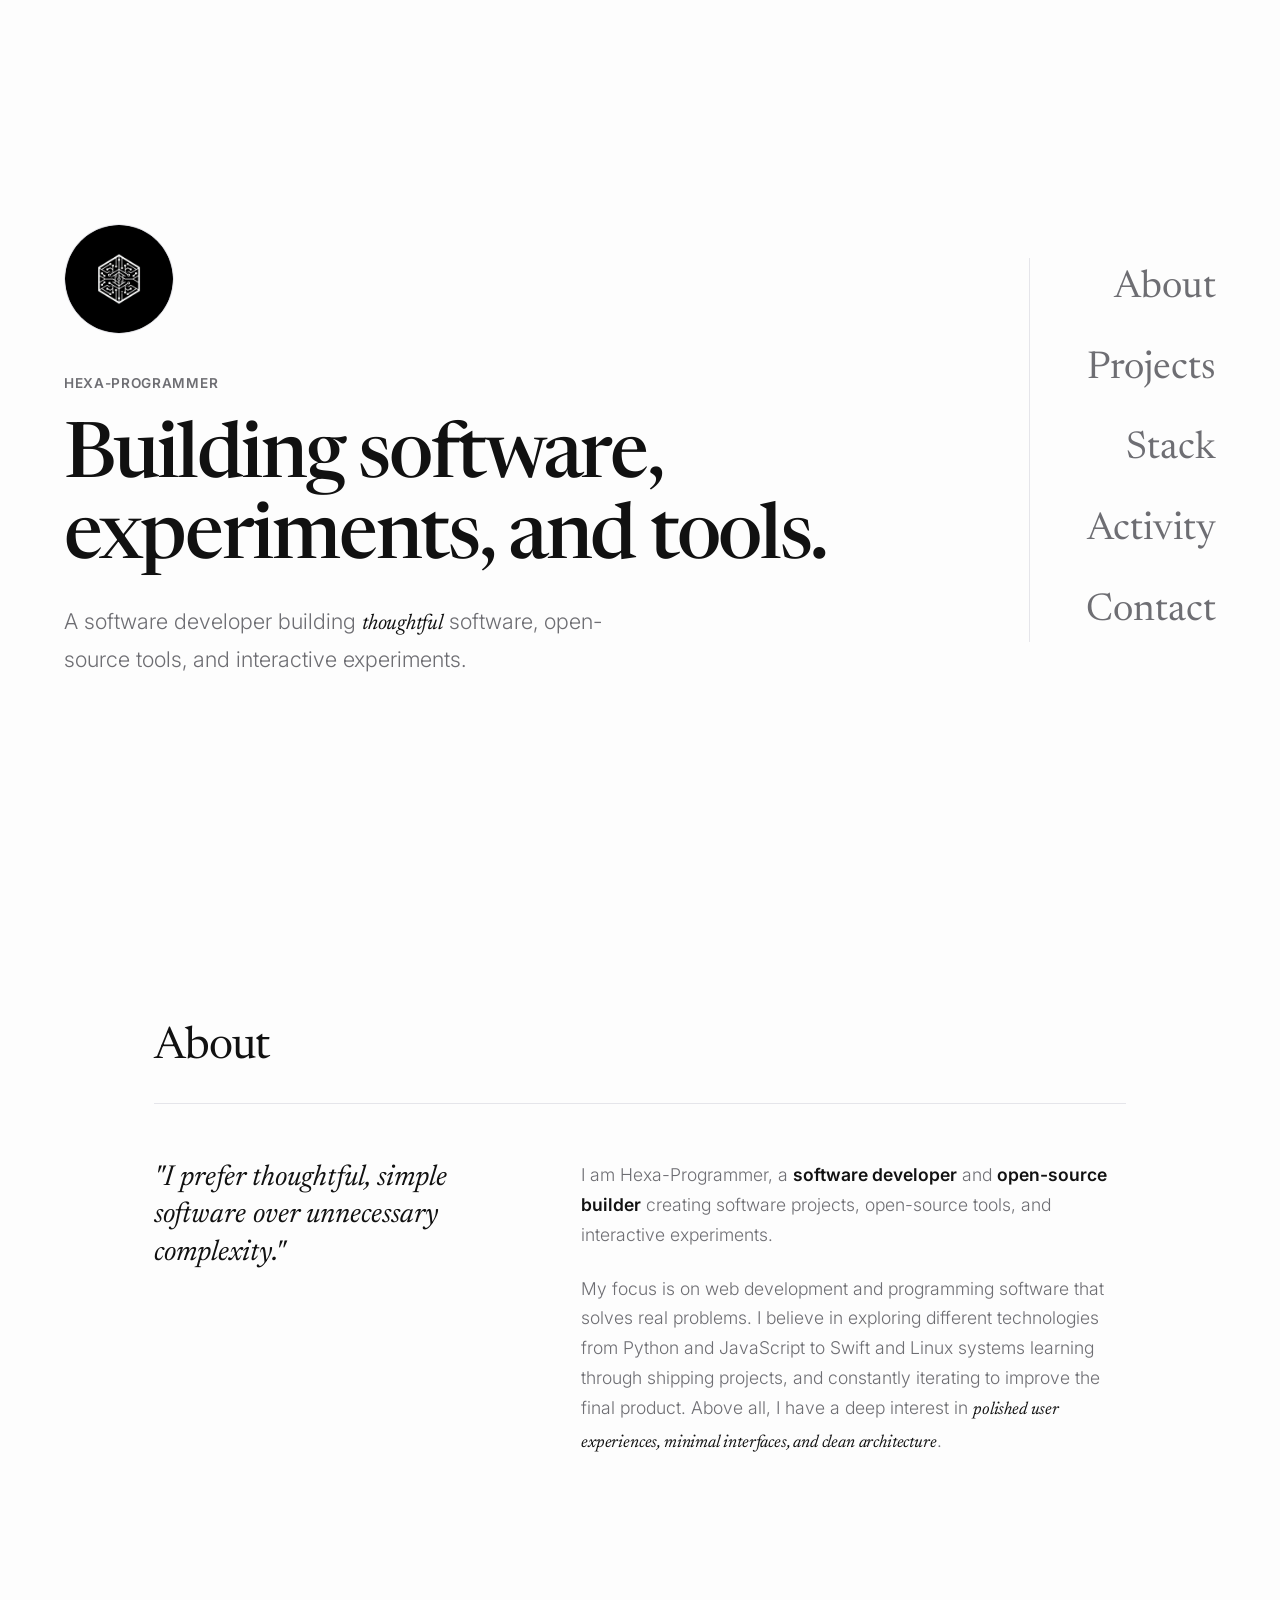
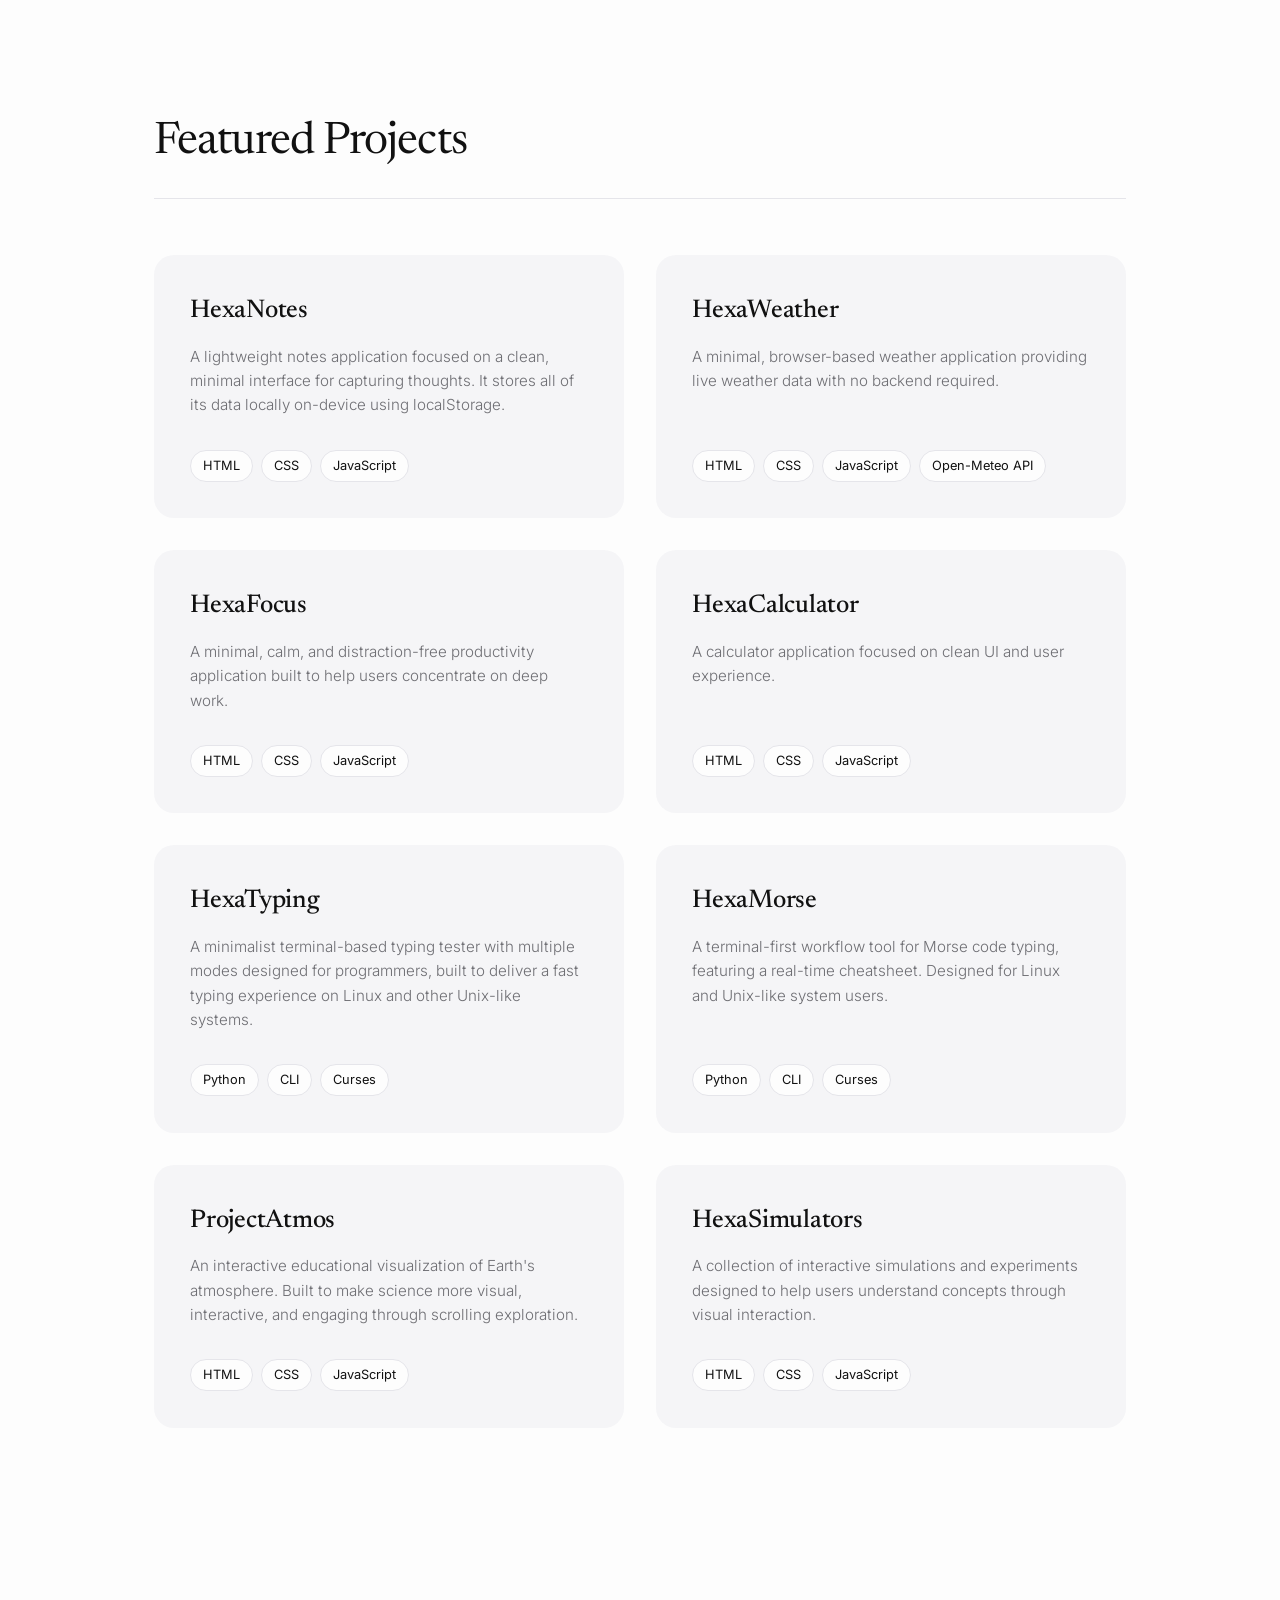
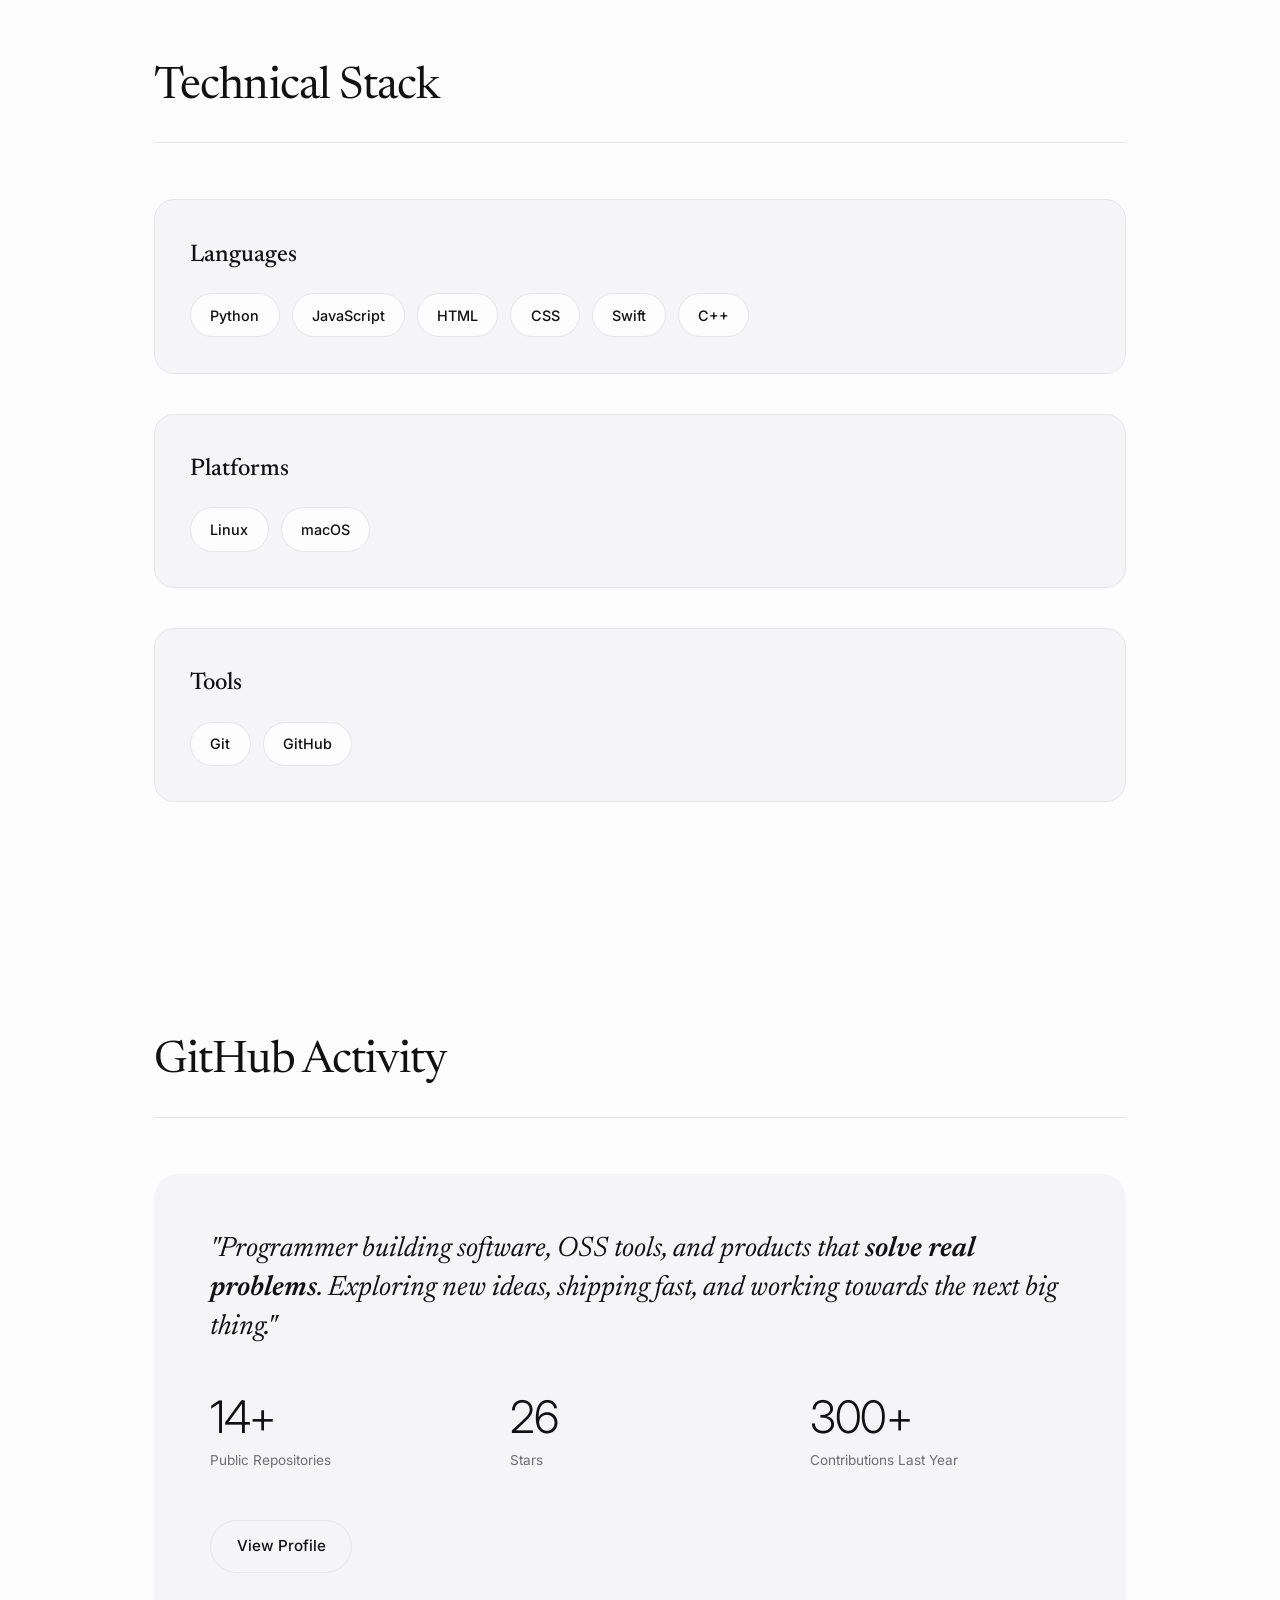
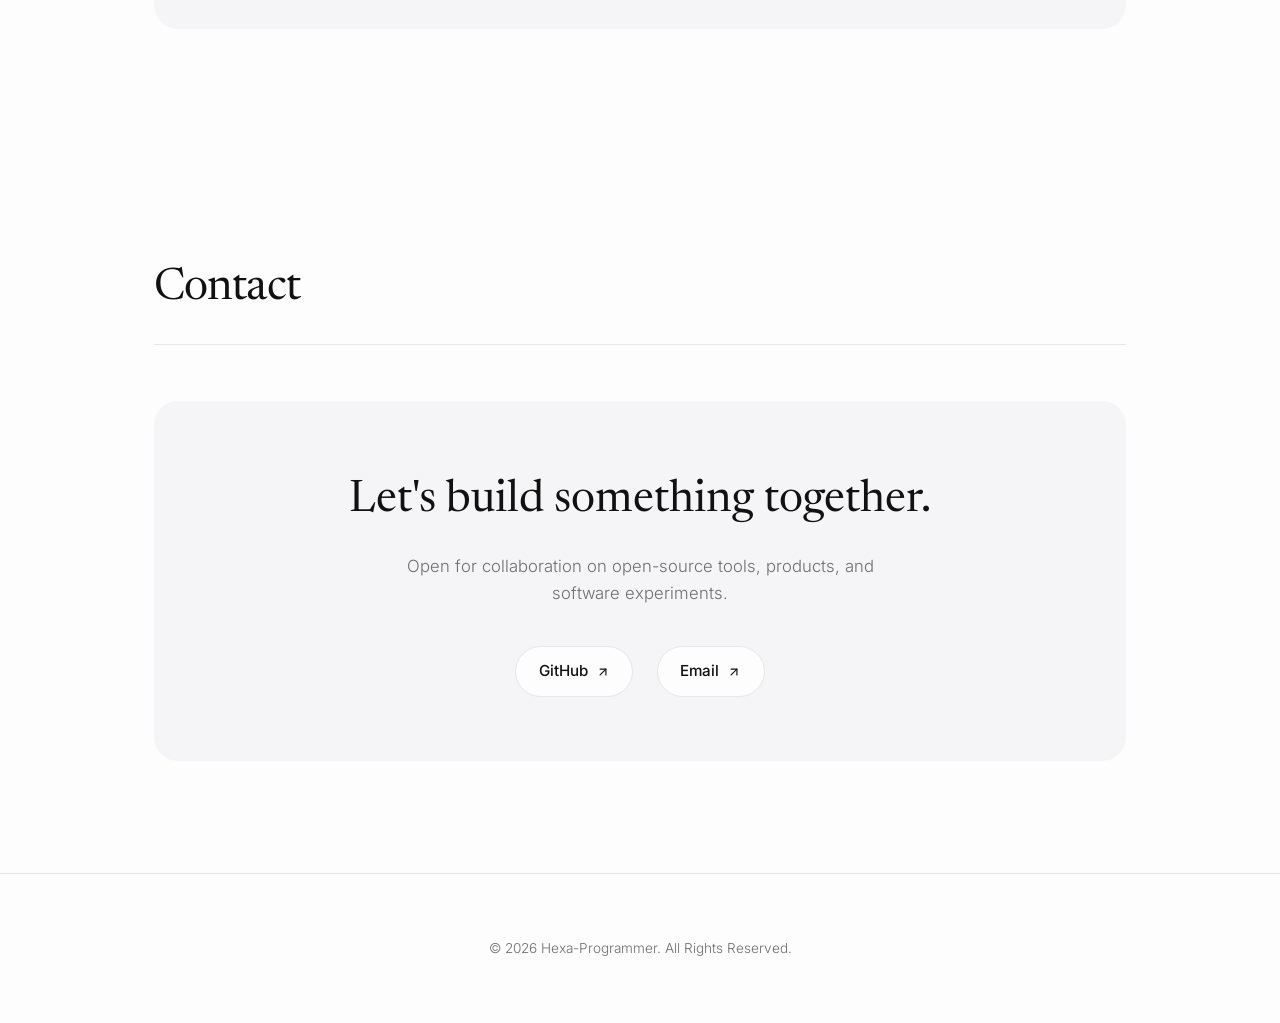
<file: index.html>
<!DOCTYPE html>
<html lang="en">
<head>
    <meta charset="UTF-8">
    <meta name="viewport" content="width=device-width, initial-scale=1.0">
    <title>Hexa-Programmer | Software Developer & Open Source Builder</title>
    <link rel="icon" type="image/png" href="logo.png">
    <meta name="description" content="Portfolio of Hexa-Programmer, a software developer and open-source builder specializing in interactive experiments, web development, and software projects using Python, JavaScript, Swift, and Linux.">
    <meta name="author" content="Hexa-Programmer">
    <meta name="theme-color" content="#FDFDFD" media="(prefers-color-scheme: light)">
    <meta name="theme-color" content="#000000" media="(prefers-color-scheme: dark)">
    <link rel="canonical" href="https://hexaprogrammer.dev/">

    <meta property="og:title" content="Hexa-Programmer | Software Developer & Open Source Builder">
    <meta property="og:description" content="Portfolio of Hexa-Programmer, a software developer and open-source builder specializing in interactive experiments, web development, and software projects using Python, JavaScript, Swift, and Linux.">
    <meta property="og:type" content="website">
    <meta property="og:url" content="https://hexaprogrammer.dev">
    <meta property="og:image" content="https://hexaprogrammer.dev/logo.png">

    <meta name="twitter:card" content="summary_large_image">
    <meta name="twitter:title" content="Hexa-Programmer | Software Developer & Open Source Builder">
    <meta name="twitter:description" content="Portfolio of Hexa-Programmer, a software developer and open-source builder specializing in interactive experiments, web development, and software projects.">
    <meta name="twitter:image" content="https://hexaprogrammer.dev/logo.png">

    <script type="application/ld+json">
    {
        "@context": "https://schema.org",
        "@type": "Person",
        "name": "Hexa-Programmer",
        "url": "https://hexaprogrammer.dev",
        "jobTitle": "Software Developer",
        "knowsAbout": [
        "Software Development",
        "Open Source",
        "Python",
        "JavaScript",
        "Swift",
        "Linux"
        ],
        "sameAs": [
        "https://github.com/Hexa-Programmer"
        ]
    }
    </script>

    <link rel="preconnect" href="https://fonts.googleapis.com">
    <link rel="preconnect" href="https://fonts.gstatic.com" crossorigin>
    <link href="https://fonts.googleapis.com/css2?family=Inter:wght@300;400;500;600&family=Newsreader:ital,opsz,wght@0,6..72,300;0,6..72,400;0,6..72,500;1,6..72,400&display=swap" rel="stylesheet">
    <link rel="stylesheet" href="style.css">
</head>
<body>
    <header id="fixed-nav" class="fixed-nav">
        <nav class="fixed-nav-container" aria-label="Main Navigation">
            <a href="#hero" class="nav-logo-link" aria-label="Navigate to top of page">
                <img src="logo.png" alt="Hexa-Programmer Logo" class="nav-logo-img">
            </a>
            <div class="fixed-nav-links">
                <a href="#about" class="fixed-nav-item">About</a>
                <a href="#projects" class="fixed-nav-item">Projects</a>
                <a href="#stack" class="fixed-nav-item">Stack</a>
                <a href="#github" class="fixed-nav-item">Activity</a>
                <a href="#contact" class="fixed-nav-item">Contact</a>
            </div>
        </nav>
    </header>

    <main>
        <section id="hero" class="hero-section">
            <div class="hero-layout">
                <div class="hero-left">
                    <img src="logo.png" alt="Hexa-Programmer Profile Picture" class="hero-logo">
                    <span class="hero-badge">Hexa-Programmer</span>
                    <h1 class="hero-title">Building software, experiments, and tools.</h1>
                    <p class="hero-subtitle">A software developer building <em>thoughtful</em> software, open-source tools, and interactive experiments.</p>
                </div>
                
                <nav class="hero-nav-right" aria-label="Hero Navigation">
                    <a href="#about" class="nav-btn">About</a>
                    <a href="#projects" class="nav-btn">Projects</a>
                    <a href="#stack" class="nav-btn">Stack</a>
                    <a href="#github" class="nav-btn">Activity</a>
                    <a href="#contact" class="nav-btn">Contact</a>
                </nav>
            </div>
        </section>

        <section id="about" class="section">
            <div class="section-content reveal">
                <h2 class="section-title">About</h2>
                <div class="about-grid">
                    <div class="about-statement">
                        <p class="serif-lead">"I prefer thoughtful, simple software over unnecessary complexity."</p>
                    </div>
                    <div class="about-text">
                        <p>I am Hexa-Programmer, a <strong>software developer</strong> and <strong>open-source builder</strong> creating software projects, open-source tools, and interactive experiments.</p>
                        <p>My focus is on web development and programming software that solves real problems. I believe in exploring different technologies from Python and JavaScript to Swift and Linux systems learning through shipping projects, and constantly iterating to improve the final product. Above all, I have a deep interest in <em>polished user experiences, minimal interfaces, and clean architecture</em>.</p>
                    </div>
                </div>
            </div>
        </section>

        <section id="projects" class="section">
            <div class="section-content reveal">
                <h2 class="section-title">Featured Projects</h2>
                <div class="projects-grid">
                    
                    <a href="https://hexaprogrammer.dev/Projects/HexaNotes" class="project-link" rel="noopener noreferrer">
                        <article class="project-card">
                            <h3 class="project-title">HexaNotes</h3>
                            <p class="project-desc">A lightweight notes application focused on a clean, minimal interface for capturing thoughts. It stores all of its data locally on-device using localStorage.</p>
                            <div class="project-tech-list" aria-label="Technologies used">
                                <span>HTML</span>
                                <span>CSS</span>
                                <span>JavaScript</span>
                            </div>
                        </article>
                    </a>
                    <a href="https://hexaprogrammer.dev/Projects/HexaWeather" class="project-link" rel="noopener noreferrer">
                        <article class="project-card">
                            <h3 class="project-title">HexaWeather</h3>
                            <p class="project-desc">A minimal, browser-based weather application providing live weather data with no backend required.</p>
                            <div class="project-tech-list" aria-label="Technologies used">
                                <span>HTML</span>
                                <span>CSS</span>
                                <span>JavaScript</span>
                                <span>Open-Meteo API</span>
                            </div>
                        </article>
                    </a>
                    <a href="https://hexaprogrammer.dev/Projects/HexaFocus" class="project-link" rel="noopener noreferrer">
                        <article class="project-card">
                            <h3 class="project-title">HexaFocus</h3>
                            <p class="project-desc">A minimal, calm, and distraction-free productivity application built to help users concentrate on deep work.</p>
                            <div class="project-tech-list" aria-label="Technologies used">
                                <span>HTML</span>
                                <span>CSS</span>
                                <span>JavaScript</span>
                            </div>
                        </article>
                    </a>
                    <a href="https://hexaprogrammer.dev/Projects/HexaCalculator" class="project-link" rel="noopener noreferrer">
                        <article class="project-card">
                            <h3 class="project-title">HexaCalculator</h3>
                            <p class="project-desc">A calculator application focused on clean UI and user experience.</p>
                            <div class="project-tech-list" aria-label="Technologies used">
                                <span>HTML</span>
                                <span>CSS</span>
                                <span>JavaScript</span>
                            </div>
                        </article>
                    </a>   
                    <a href="https://hexaprogrammer.dev/Projects/HexaTyping" class="project-link" rel="noopener noreferrer">
                        <article class="project-card">
                            <h3 class="project-title">HexaTyping</h3>
                            
                            <p class="project-desc">
                                A minimalist terminal-based typing tester with multiple modes designed for programmers, built to deliver a fast typing experience on Linux and other Unix-like systems.
                            </p>
                            
                            <div class="project-tech-list" aria-label="Technologies used">
                                <span>Python</span>
                                <span>CLI</span>
                                <span>Curses</span>
                            </div>
                        </article>
                    </a>
                    <a href="https://hexaprogrammer.dev/Projects/HexaMorse" class="project-link" rel="noopener noreferrer">    
                        <article class="project-card">
                            <h3 class="project-title">HexaMorse</h3>
                            <p class="project-desc">A terminal-first workflow tool for Morse code typing, featuring a real-time cheatsheet. Designed for Linux and Unix-like system users.</p>
                            <div class="project-tech-list" aria-label="Technologies used">
                                <span>Python</span>
                                <span>CLI</span>
                                <span>Curses</span>
                            </div>
                        </article>
                    </a>
                    <a href="https://github.com/Hexa-Programmer/ProjectAtmos" class="project-link" target="_blank" rel="noopener noreferrer">
                        <article class="project-card">
                            <h3 class="project-title">ProjectAtmos</h3>
                            <p class="project-desc">An interactive educational visualization of Earth's atmosphere. Built to make science more visual, interactive, and engaging through scrolling exploration.</p>
                            <div class="project-tech-list" aria-label="Technologies used">
                                <span>HTML</span>
                                <span>CSS</span>
                                <span>JavaScript</span>
                            </div>
                        </article>
                    </a>
                    <a href="https://github.com/Hexa-Programmer/HexaSimulators" class="project-link" target="_blank" rel="noopener noreferrer">
                        <article class="project-card">
                            <h3 class="project-title">HexaSimulators</h3>
                            <p class="project-desc">A collection of interactive simulations and experiments designed to help users understand concepts through visual interaction.</p>
                            <div class="project-tech-list" aria-label="Technologies used">
                                <span>HTML</span>
                                <span>CSS</span>
                                <span>JavaScript</span>
                            </div>
                        </article>
                    </a>
                </div>
            </div>
        </section>
        
        <section id="stack" class="section">
            <div class="section-content reveal">
                <h2 class="section-title">Technical Stack</h2>
                <div class="stack-categories">
                    
                    <article class="stack-category">
                        <h3 class="stack-category-title">Languages</h3>
                        <div class="stack-items">
                            <div class="stack-pill">Python</div>
                            <div class="stack-pill">JavaScript</div>
                            <div class="stack-pill">HTML</div>
                            <div class="stack-pill">CSS</div>
                            <div class="stack-pill">Swift</div>
                            <div class="stack-pill">C++</div>
                        </div>
                    </article>

                    <article class="stack-category">
                        <h3 class="stack-category-title">Platforms</h3>
                        <div class="stack-items">
                            <div class="stack-pill">Linux</div>
                            <div class="stack-pill">macOS</div>
                        </div>
                    </article>

                    <article class="stack-category">
                        <h3 class="stack-category-title">Tools</h3>
                        <div class="stack-items">
                            <div class="stack-pill">Git</div>
                            <div class="stack-pill">GitHub</div>
                        </div>
                    </article>

                </div>
            </div>
        </section>

        <section id="github" class="section">
            <div class="section-content reveal">
                <h2 class="section-title">GitHub Activity</h2>
                <div class="github-container">
                    <p class="github-bio">"Programmer building software, OSS tools, and products that <strong>solve real problems</strong>. Exploring new ideas, shipping fast, and working towards the next big thing."</p>
                    
                    <div class="github-stats">
                        <div class="stat-item">
                            <span class="stat-number">14+</span>
                            <span class="stat-label">Public Repositories</span>
                        </div>
                        <div class="stat-item">
                            <span class="stat-number">26</span>
                            <span class="stat-label">Stars</span>
                        </div>
                        <div class="stat-item">
                            <span class="stat-number">300+</span>
                            <span class="stat-label">Contributions Last Year</span>
                        </div>
                    </div>
                    <div class="github-action">
                        <a href="https://github.com/Hexa-Programmer" target="_blank" rel="noopener noreferrer" class="btn btn-secondary" aria-label="View Hexa-Programmer's GitHub Profile">View Profile</a>
                    </div>
                </div>
            </div>
        </section>

        <section id="contact" class="section">
            <div class="section-content reveal">
                <h2 class="section-title">Contact</h2>
                <div class="contact-card">
                    <p class="contact-heading serif">Let's build something together.</p>
                    <p class="contact-desc">Open for collaboration on open-source tools, products, and software experiments.</p>
                    <div class="contact-links">
                        <a href="https://github.com/Hexa-Programmer" target="_blank" rel="noopener noreferrer" class="contact-link" aria-label="Visit my GitHub">
                            <span>GitHub</span>
                            <svg width="14" height="14" viewBox="0 0 24 24" fill="none" stroke="currentColor" stroke-width="2" stroke-linecap="round" stroke-linejoin="round" aria-hidden="true"><line x1="7" y1="17" x2="17" y2="7"></line><polyline points="7 7 17 7 17 17"></polyline></svg>
                        </a>
                        <a href="mailto:contact@hexaprogrammer.dev" class="contact-link" aria-label="Send me an Email">
                            <span>Email</span>
                            <svg width="14" height="14" viewBox="0 0 24 24" fill="none" stroke="currentColor" stroke-width="2" stroke-linecap="round" stroke-linejoin="round" aria-hidden="true"><line x1="7" y1="17" x2="17" y2="7"></line><polyline points="7 7 17 7 17 17"></polyline></svg>
                        </a>
                    </div>
                </div>
            </div>
        </section>
    </main>

    <footer class="footer">
        <div class="footer-content">
            <p>&copy; <span id="year"></span> Hexa-Programmer. All Rights Reserved.</p>
        </div>
    </footer>

    <script src="script.js" defer></script>
</body>
</html>
</file>
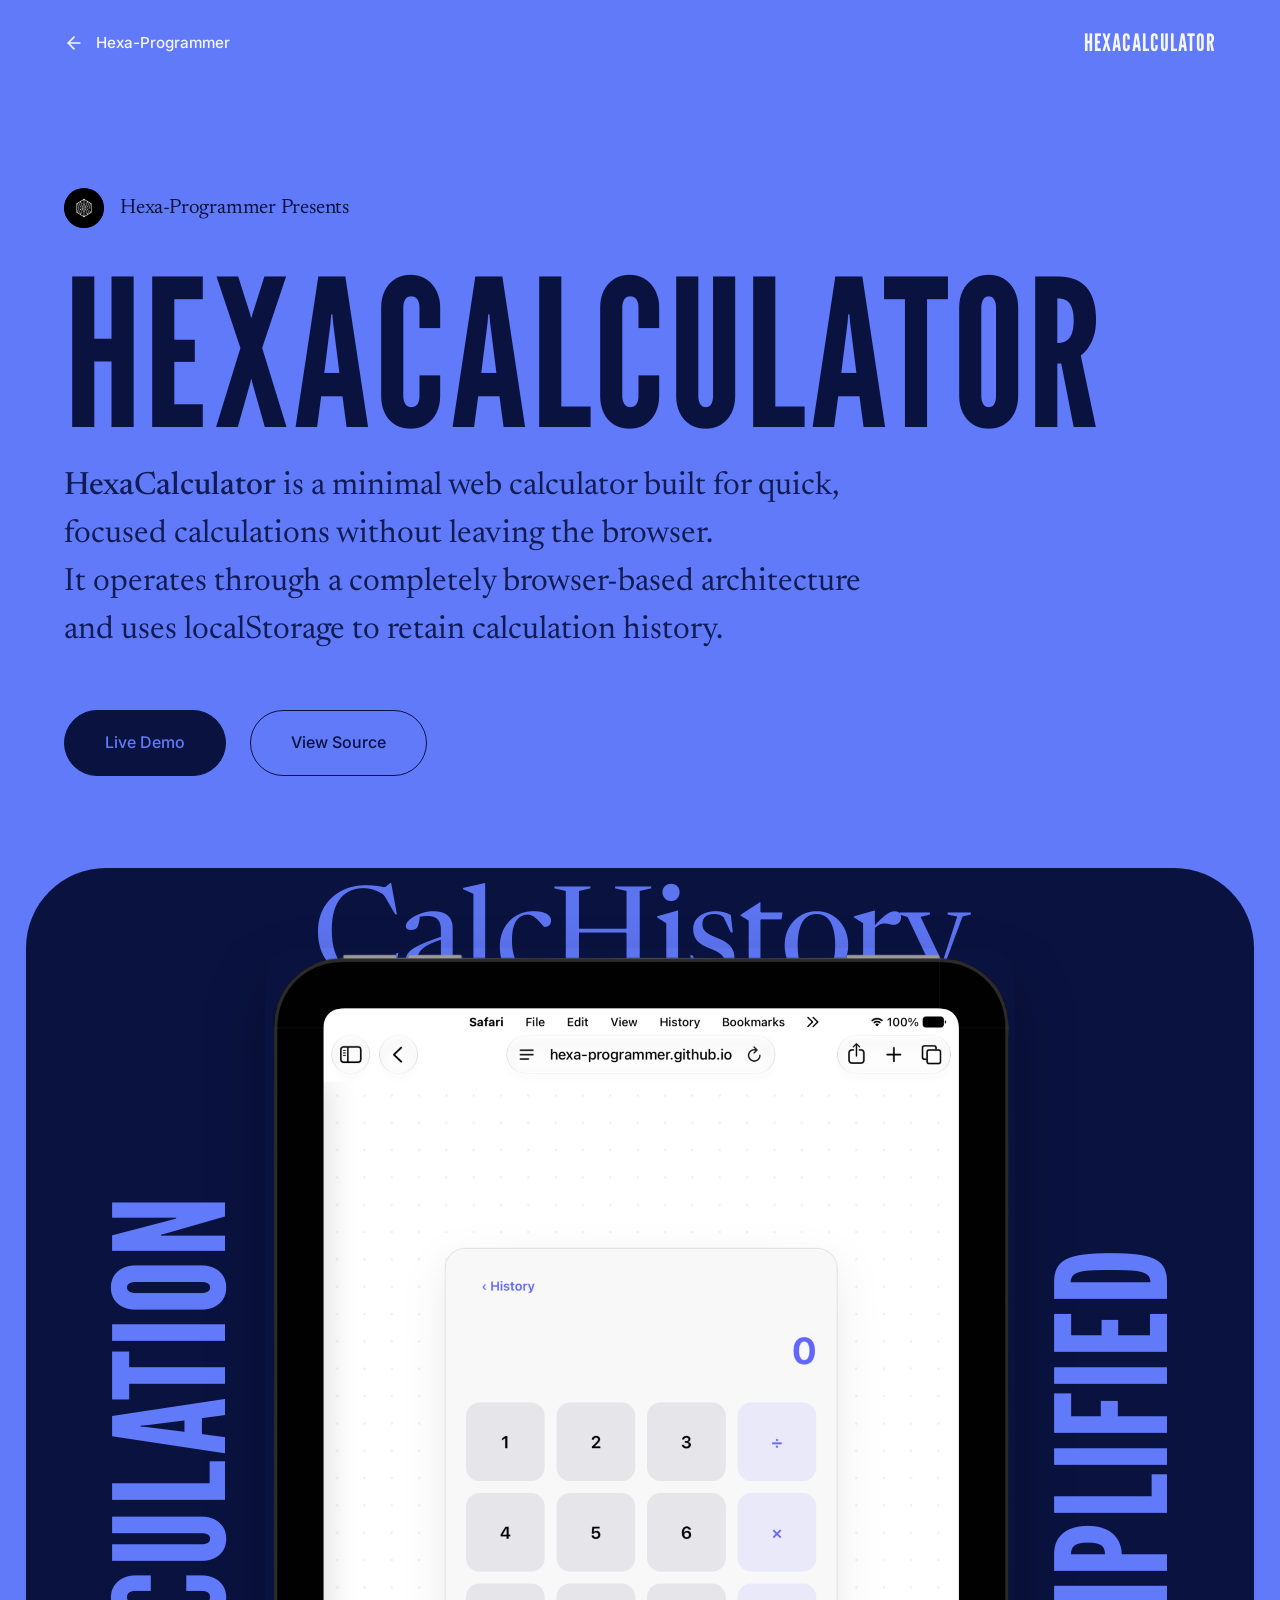
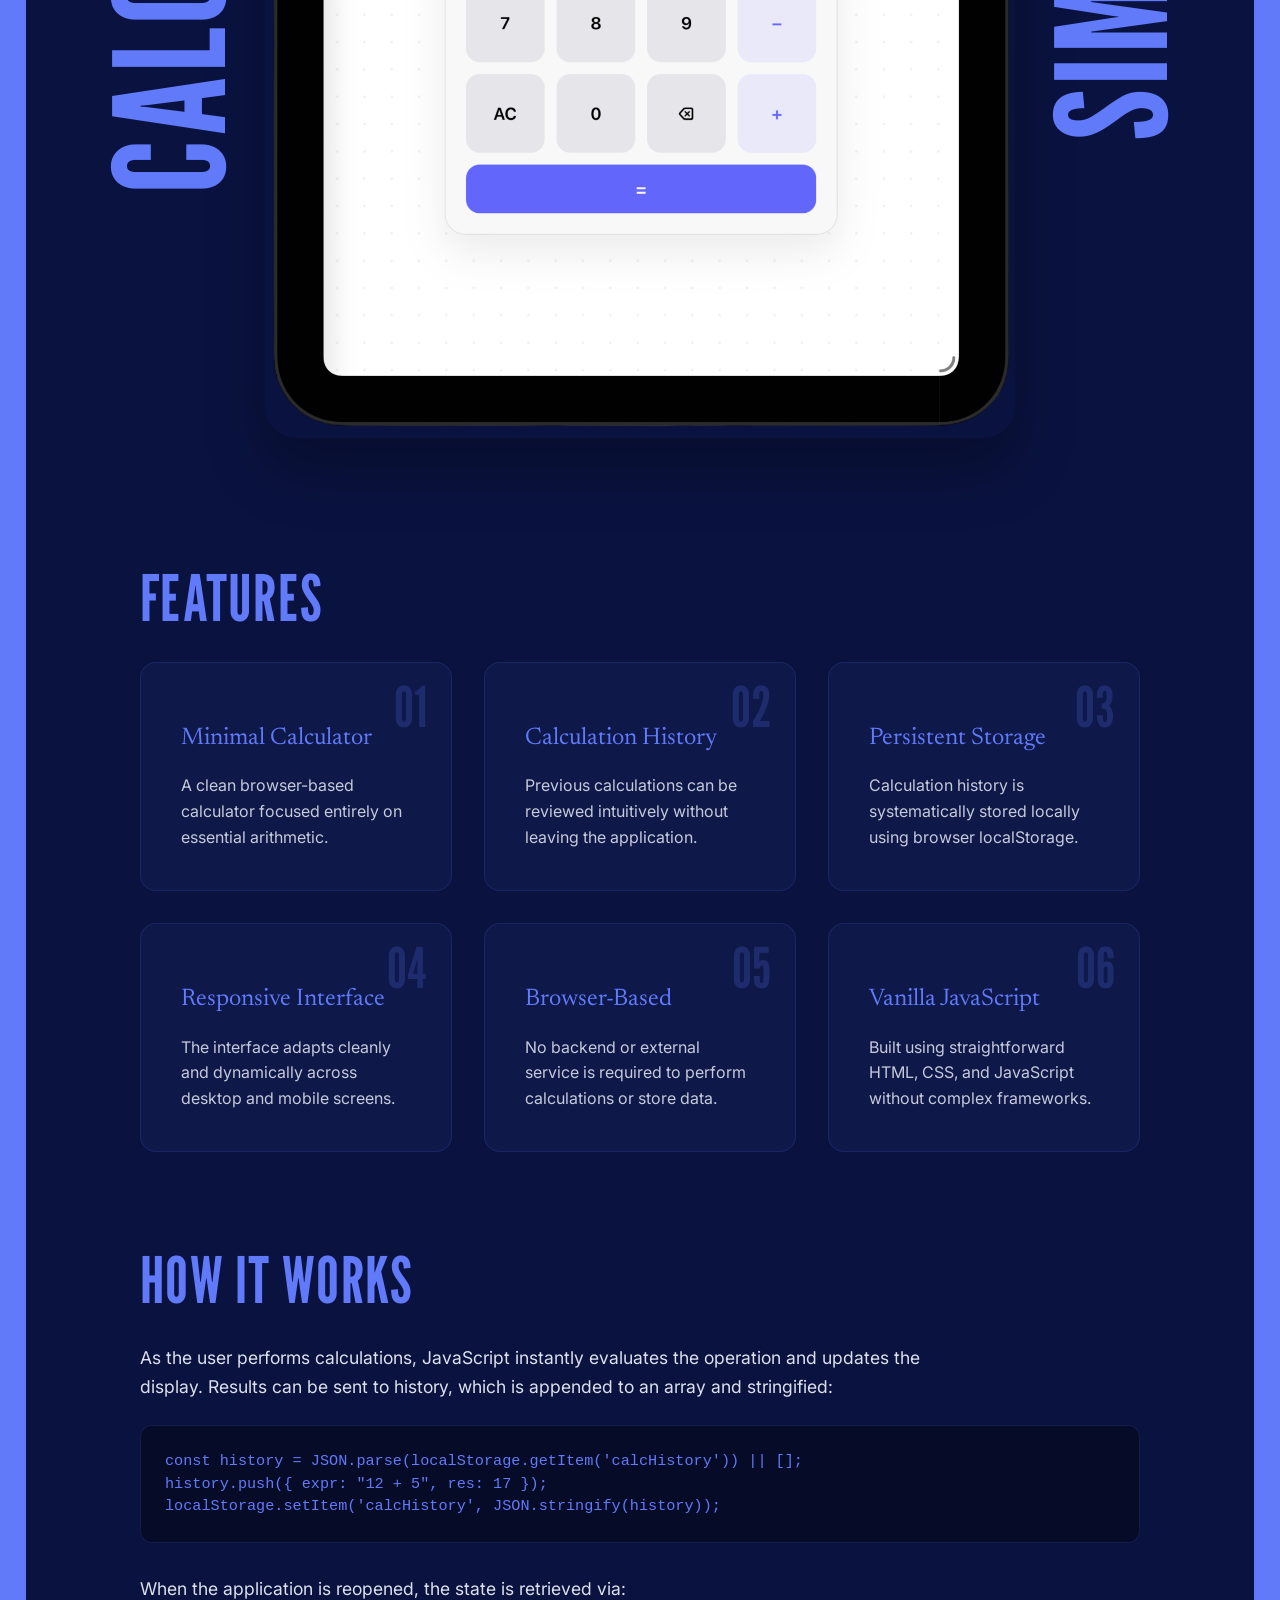
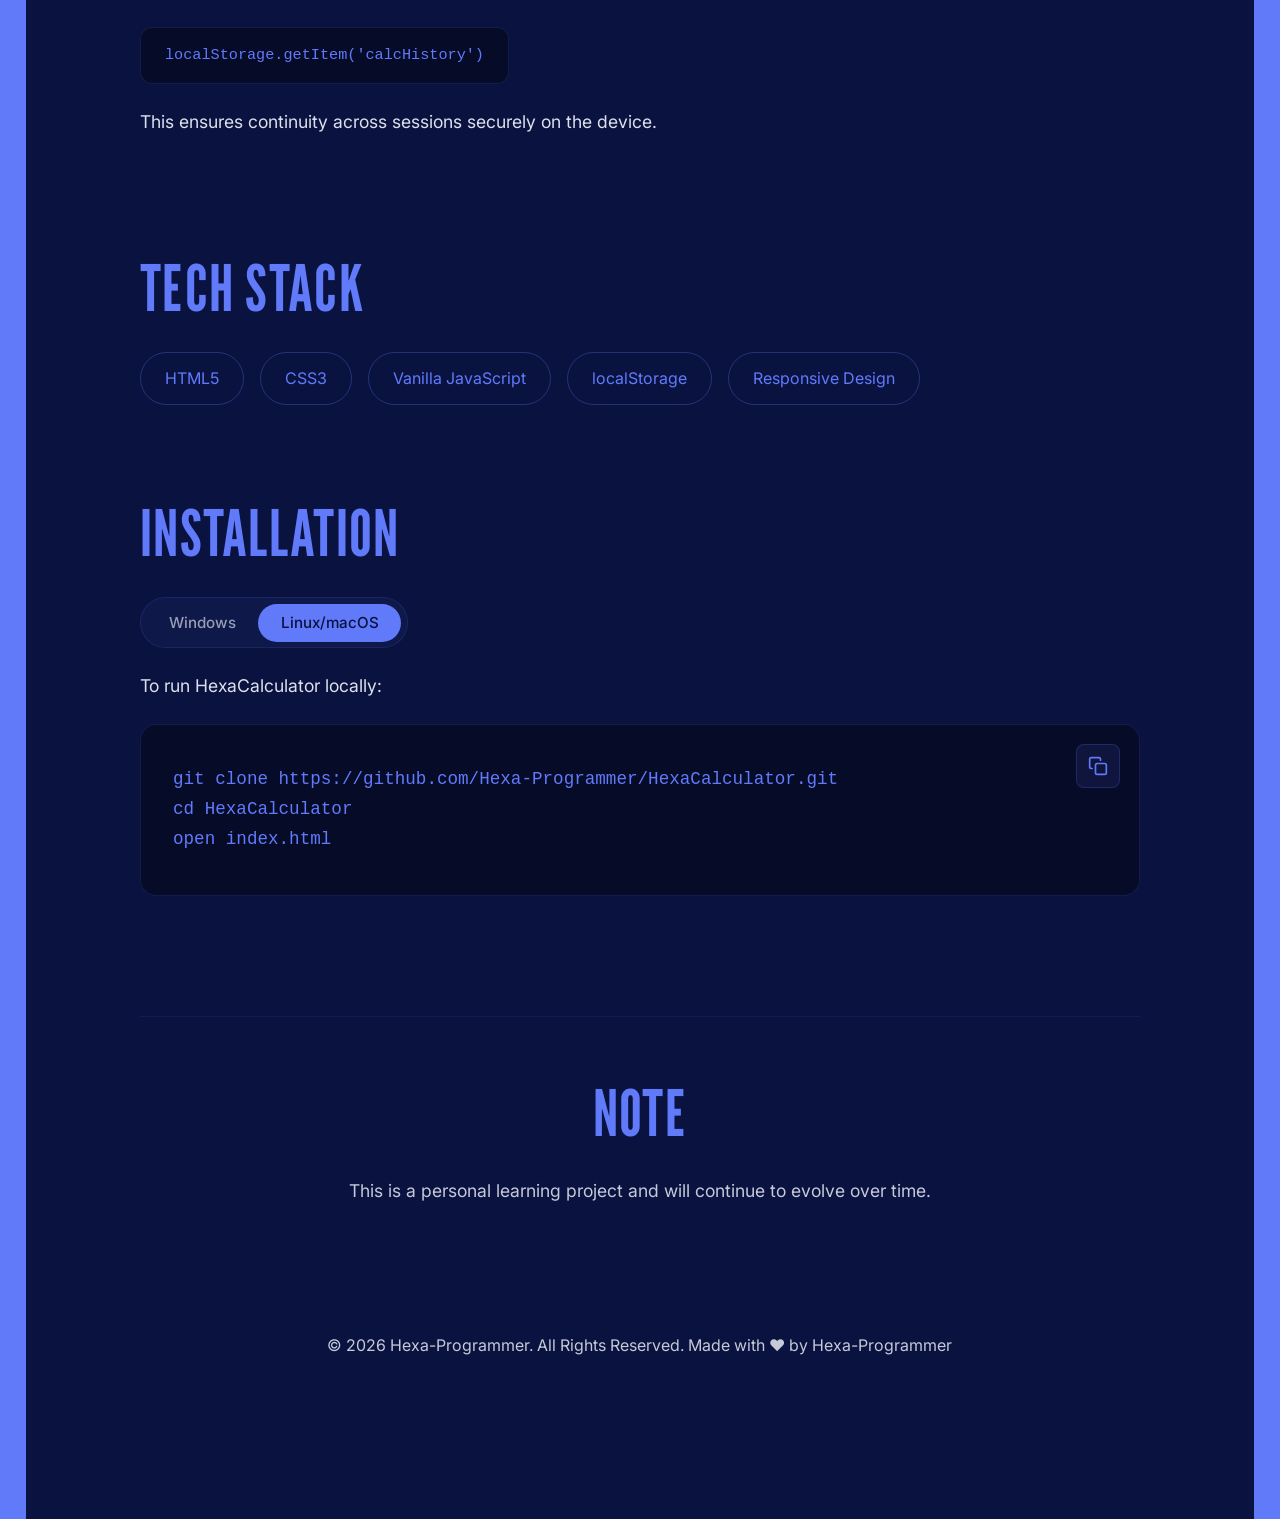
<file: Projects/HexaCalculator/index.html>
<!DOCTYPE html>
<html lang="en">
<head>
    <meta charset="UTF-8">
    <meta name="viewport" content="width=device-width, initial-scale=1.0">
    <title>HexaCalculator | Hexa-Programmer</title>
    <meta name="description" content="HexaCalculator is a minimal web calculator built for quick, focused calculations without leaving the browser, utilizing localStorage for calculation history.">
    <meta name="author" content="Hexa-Programmer">
    <meta name="theme-color" content="#617AFA">
    
    <link rel="canonical" href="https://hexaprogrammer.dev/hexacalculator">
    
    <meta property="og:title" content="HexaCalculator | Hexa-Programmer">
    <meta property="og:description" content="A minimal browser-based calculator built using HTML, CSS, and JavaScript. It features persistent calculation history utilizing localStorage.">
    <meta property="og:type" content="website">
    <meta property="og:url" content="https://hexaprogrammer.dev/hexacalculator">
    <meta property="og:image" content="https://hexaprogrammer.dev/logo.png">
    
    <meta name="twitter:card" content="summary_large_image">
    <meta name="twitter:title" content="HexaCalculator | Hexa-Programmer">
    <meta name="twitter:description" content="A minimal browser-based calculator built using HTML, CSS, and JavaScript. It features persistent calculation history utilizing localStorage.">
    <meta name="twitter:image" content="https://hexaprogrammer.dev/logo.png">

    <script type="application/ld+json">
    {
      "@context": "https://schema.org",
      "@type": "SoftwareApplication",
      "name": "HexaCalculator",
      "author": {
        "@type": "Person",
        "name": "Hexa-Programmer"
      },
      "applicationCategory": "ProductivityApplication",
      "operatingSystem": "Web Application",
      "description": "A minimal browser-based calculator built using HTML, CSS, and JavaScript. It features persistent calculation history utilizing localStorage."
    }
    </script>
    
    <link rel="preconnect" href="https://fonts.googleapis.com">
    <link rel="preconnect" href="https://fonts.gstatic.com" crossorigin>
    <link href="https://fonts.googleapis.com/css2?family=Inter:wght@400;500;600&family=League+Gothic&family=Newsreader:opsz,wght@6..72,400;6..72,500&display=swap" rel="stylesheet">
    <link rel="stylesheet" href="style.css">
</head>
<body>
    <header class="project-nav">
        <nav class="project-nav-container" aria-label="Main Navigation">
            <a href="https://hexaprogrammer.dev" class="back-link" aria-label="Back to Portfolio">
                <svg width="20" height="20" viewBox="0 0 24 24" fill="none" stroke="currentColor" stroke-width="2" stroke-linecap="round" stroke-linejoin="round" aria-hidden="true"><line x1="19" y1="12" x2="5" y2="12"></line><polyline points="12 19 5 12 12 5"></polyline></svg>
                <span>Hexa-Programmer</span>
            </a>
            <div class="project-nav-title">HexaCalculator</div>
        </nav>
    </header>

    <main>
        <section class="section-light">
            <div class="hero-layout reveal">
                <div class="hero-header-row">
                    <div class="hero-top-accent">
                        <img src="logo.png" alt="Hexa-Programmer Logo" class="presents-logo" width="40" height="40">
                        <span class="hero-badge">Hexa-Programmer Presents</span>
                    </div>
                    <h1 class="hero-title">HEXACALCULATOR</h1>
                </div>
                <div class="hero-content-row">
                    <p class="hero-subtitle">
                        <strong>HexaCalculator</strong> is a minimal web calculator built for quick, focused calculations without leaving the browser. <br>
                        It operates through a completely browser-based architecture and uses localStorage to retain calculation history.
                    </p>
                    <div class="hero-cta">
                        <a href="https://hexa-programmer.github.io/HexaCalculator/" target="_blank" rel="noopener noreferrer" class="btn btn-dark" aria-label="View HexaCalculator Live Demo">Live Demo</a>
                        <a href="https://github.com/Hexa-Programmer/HexaCalculator" target="_blank" rel="noopener noreferrer" class="btn btn-outline" aria-label="View Source Code on GitHub">View Source</a>
                    </div>
                </div>
            </div>
        </section>

        <section class="section-dark">
            <div class="showcase-layout reveal">
                <div class="showcase-grid">
                    <div class="showcase-text-left">
                        <span class="vertical-text">CALCULATION</span>
                    </div>
                    
                    <div class="showcase-center">
                        <div class="showcase-bg-text" aria-hidden="true">CalcHistory</div>
                        <img src="sc.png" alt="HexaCalculator Application Interface displaying calculation interface" class="showcase-image" width="1668" height="2388" fetchpriority="high">
                    </div>

                    <div class="showcase-text-right">
                        <span class="vertical-text">SIMPLIFIED</span>
                    </div>
                </div>
            </div>

            <div class="project-details reveal">
                
                <div class="detail-section">
                    <h2 class="detail-title">Features</h2>
                    <div class="features-grid">
                        <article class="feature-card">
                            <span class="feature-number">01</span>
                            <h3>Minimal Calculator</h3>
                            <p>A clean browser-based calculator focused entirely on essential arithmetic.</p>
                        </article>
                        <article class="feature-card">
                            <span class="feature-number">02</span>
                            <h3>Calculation History</h3>
                            <p>Previous calculations can be reviewed intuitively without leaving the application.</p>
                        </article>
                        <article class="feature-card">
                            <span class="feature-number">03</span>
                            <h3>Persistent Storage</h3>
                            <p>Calculation history is systematically stored locally using browser localStorage.</p>
                        </article>
                        <article class="feature-card">
                            <span class="feature-number">04</span>
                            <h3>Responsive Interface</h3>
                            <p>The interface adapts cleanly and dynamically across desktop and mobile screens.</p>
                        </article>
                        <article class="feature-card">
                            <span class="feature-number">05</span>
                            <h3>Browser-Based</h3>
                            <p>No backend or external service is required to perform calculations or store data.</p>
                        </article>
                        <article class="feature-card">
                            <span class="feature-number">06</span>
                            <h3>Vanilla JavaScript</h3>
                            <p>Built using straightforward HTML, CSS, and JavaScript without complex frameworks.</p>
                        </article>
                    </div>
                </div>

                <div class="detail-section split-section">
                    <div class="split-left">
                        <h2 class="detail-title">How it works</h2>
                        <p class="detail-text">As the user performs calculations, JavaScript instantly evaluates the operation and updates the display. Results can be sent to history, which is appended to an array and stringified:</p>
                        <div class="code-block-wrapper">
                            <pre class="code-block"><code>const history = JSON.parse(localStorage.getItem('calcHistory')) || [];
history.push({ expr: "12 + 5", res: 17 });
localStorage.setItem('calcHistory', JSON.stringify(history));</code></pre>
                        </div>
                        <p class="detail-text mt-2">When the application is reopened, the state is retrieved via:</p>
                        <pre class="code-block inline-code"><code>localStorage.getItem('calcHistory')</code></pre>
                        <p class="detail-text mt-1">This ensures continuity across sessions securely on the device.</p>
                    </div>
                </div>

                <div class="detail-section">
                    <h2 class="detail-title center-mobile">Tech Stack</h2>
                    <div class="stack-list" aria-label="Technologies Used">
                        <span class="stack-pill">HTML5</span>
                        <span class="stack-pill">CSS3</span>
                        <span class="stack-pill">Vanilla JavaScript</span>
                        <span class="stack-pill">localStorage</span>
                        <span class="stack-pill">Responsive Design</span>
                    </div>
                </div>

                <div class="detail-section">
                    <h2 class="detail-title center-mobile">Installation</h2>
                    <div class="os-toggle-container">
                        <div class="os-toggle" aria-label="Operating System Selection" role="group">
                            <button class="os-btn" data-os="windows" aria-pressed="false">Windows</button>
                            <button class="os-btn" data-os="unix" aria-pressed="false">Linux/macOS</button>
                        </div>
                    </div>
                    <p class="detail-text center-mobile">To run HexaCalculator locally:</p>
                    <div class="code-block-wrapper large-code-block">
                        <button class="copy-btn" id="copy-btn" aria-label="Copy installation commands to clipboard">
                            <svg width="20" height="20" viewBox="0 0 24 24" fill="none" stroke="currentColor" stroke-width="2" stroke-linecap="round" stroke-linejoin="round" aria-hidden="true"><rect x="9" y="9" width="13" height="13" rx="2" ry="2"></rect><path d="M5 15H4a2 2 0 0 1-2-2V4a2 2 0 0 1 2-2h9a2 2 0 0 1 2 2v1"></path></svg>
                        </button>
                        <pre class="code-block"><code id="install-code">git clone https://github.com/Hexa-Programmer/HexaCalculator.git
cd HexaCalculator
open index.html</code></pre>
                    </div>
                </div>

                <div class="detail-section learning-note">
                    <h2 class="detail-title center-text">Note</h2>
                    <p>This is a personal learning project and will continue to evolve over time.</p>
                </div>

            </div>
            
            <footer class="project-footer">
                <div class="footer-content">
                <p>&copy; <span id="year"></span> Hexa-Programmer. All Rights Reserved. Made with ❤️ by Hexa-Programmer</p>
                </div>
            </footer>
        </section>
    </main>

    <script src="script.js" defer></script>
</body>
</html>
</file>
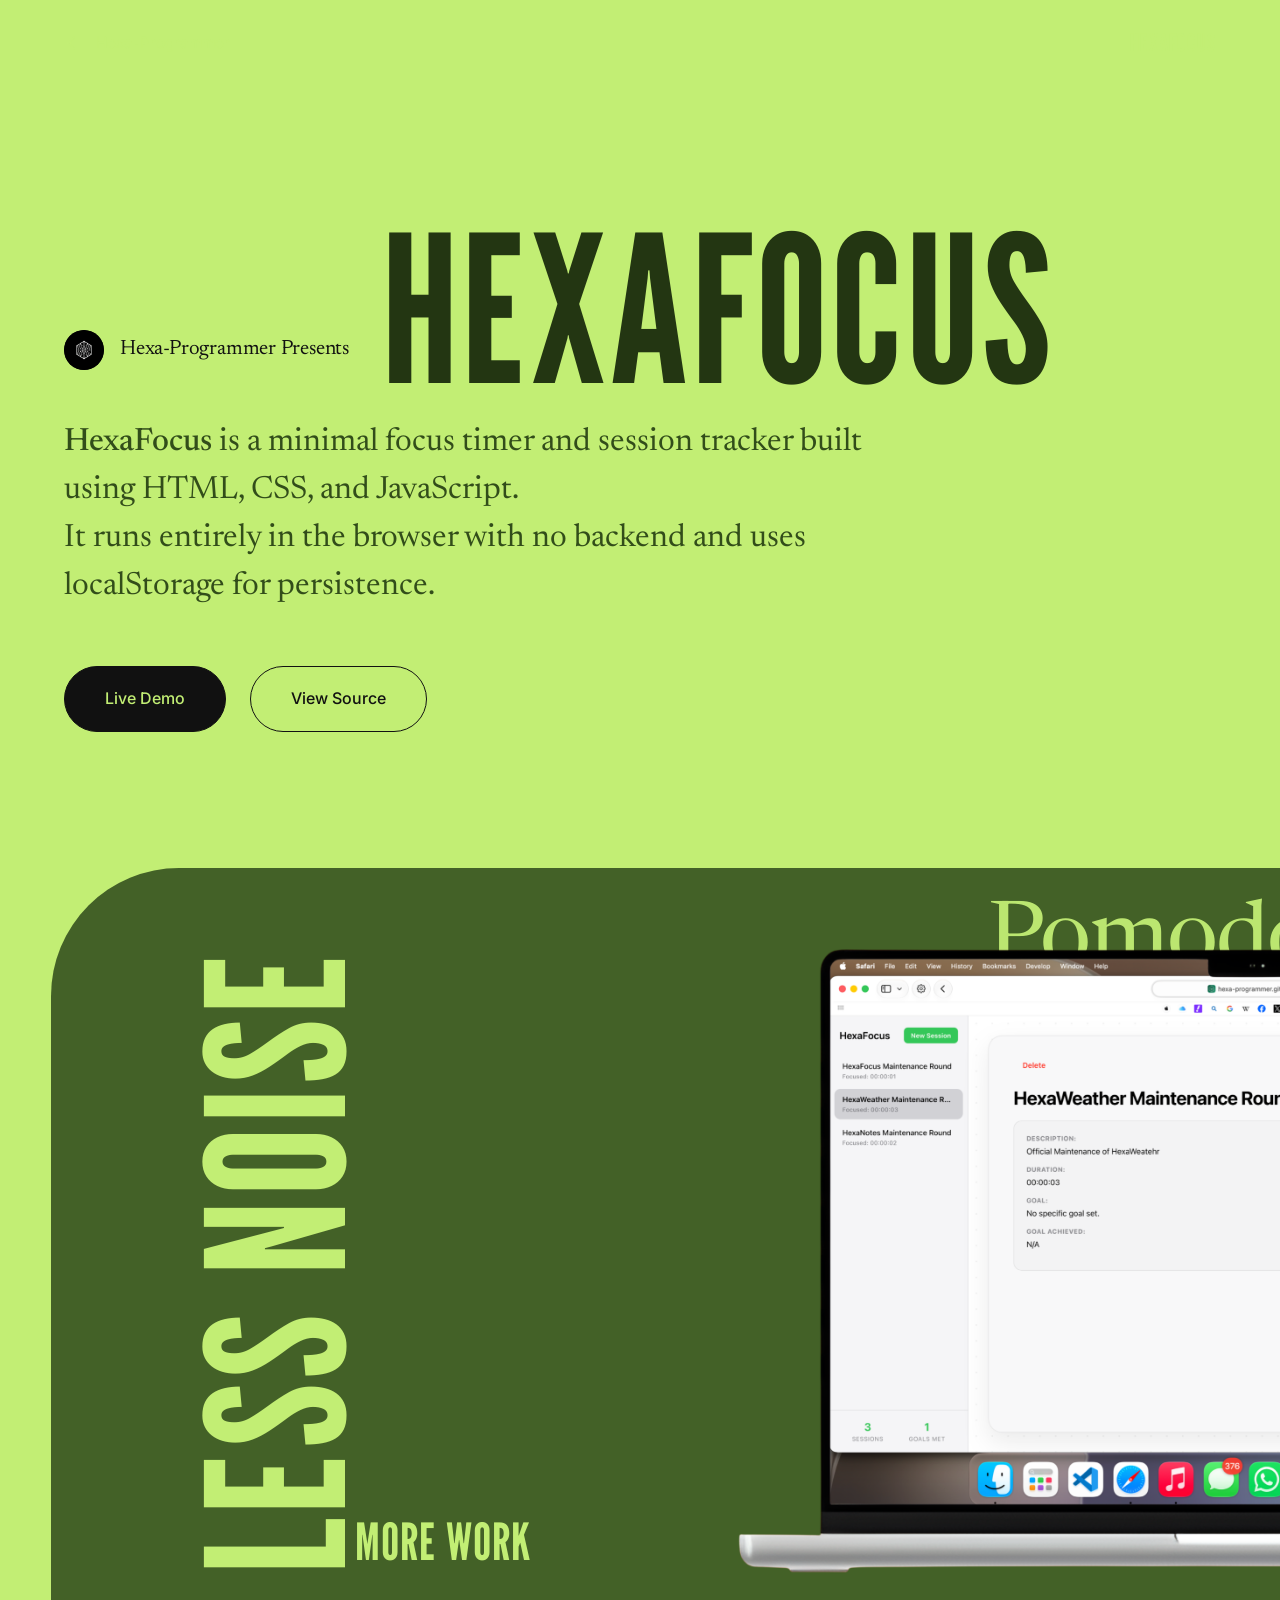
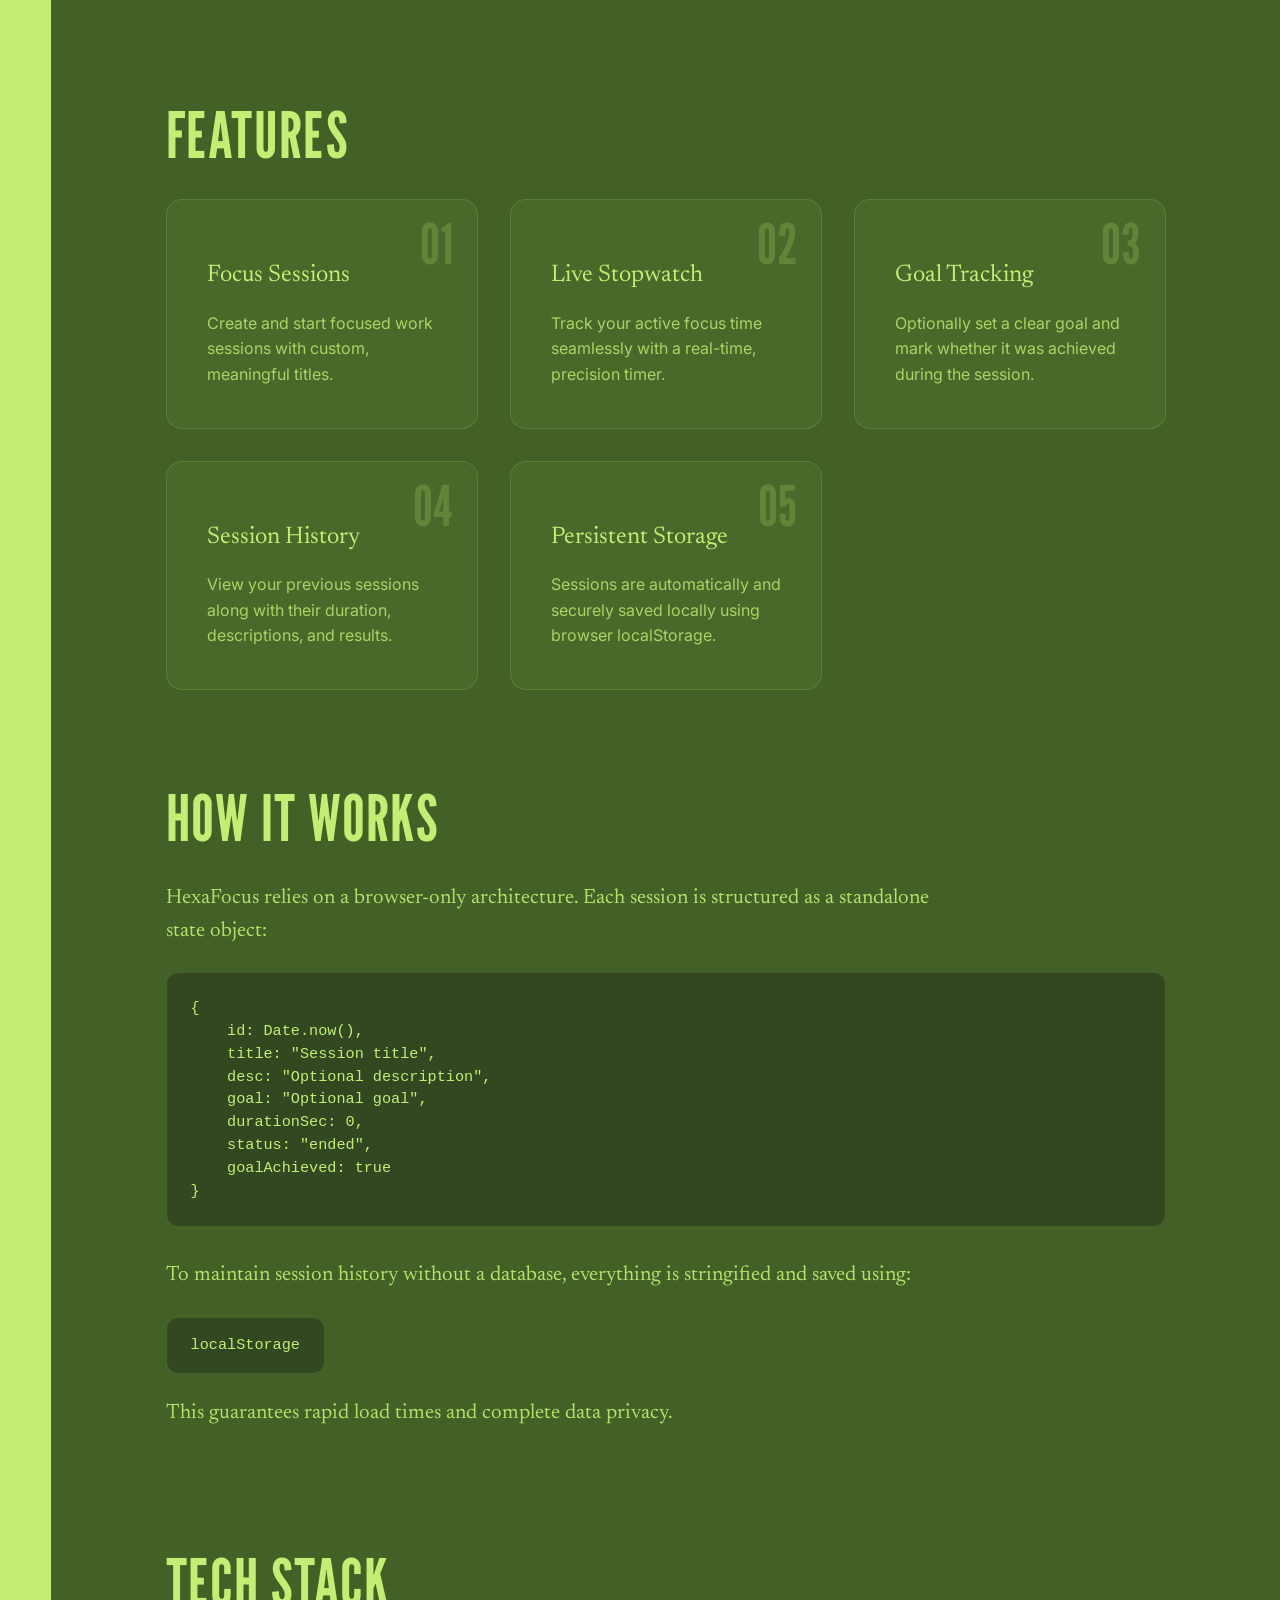
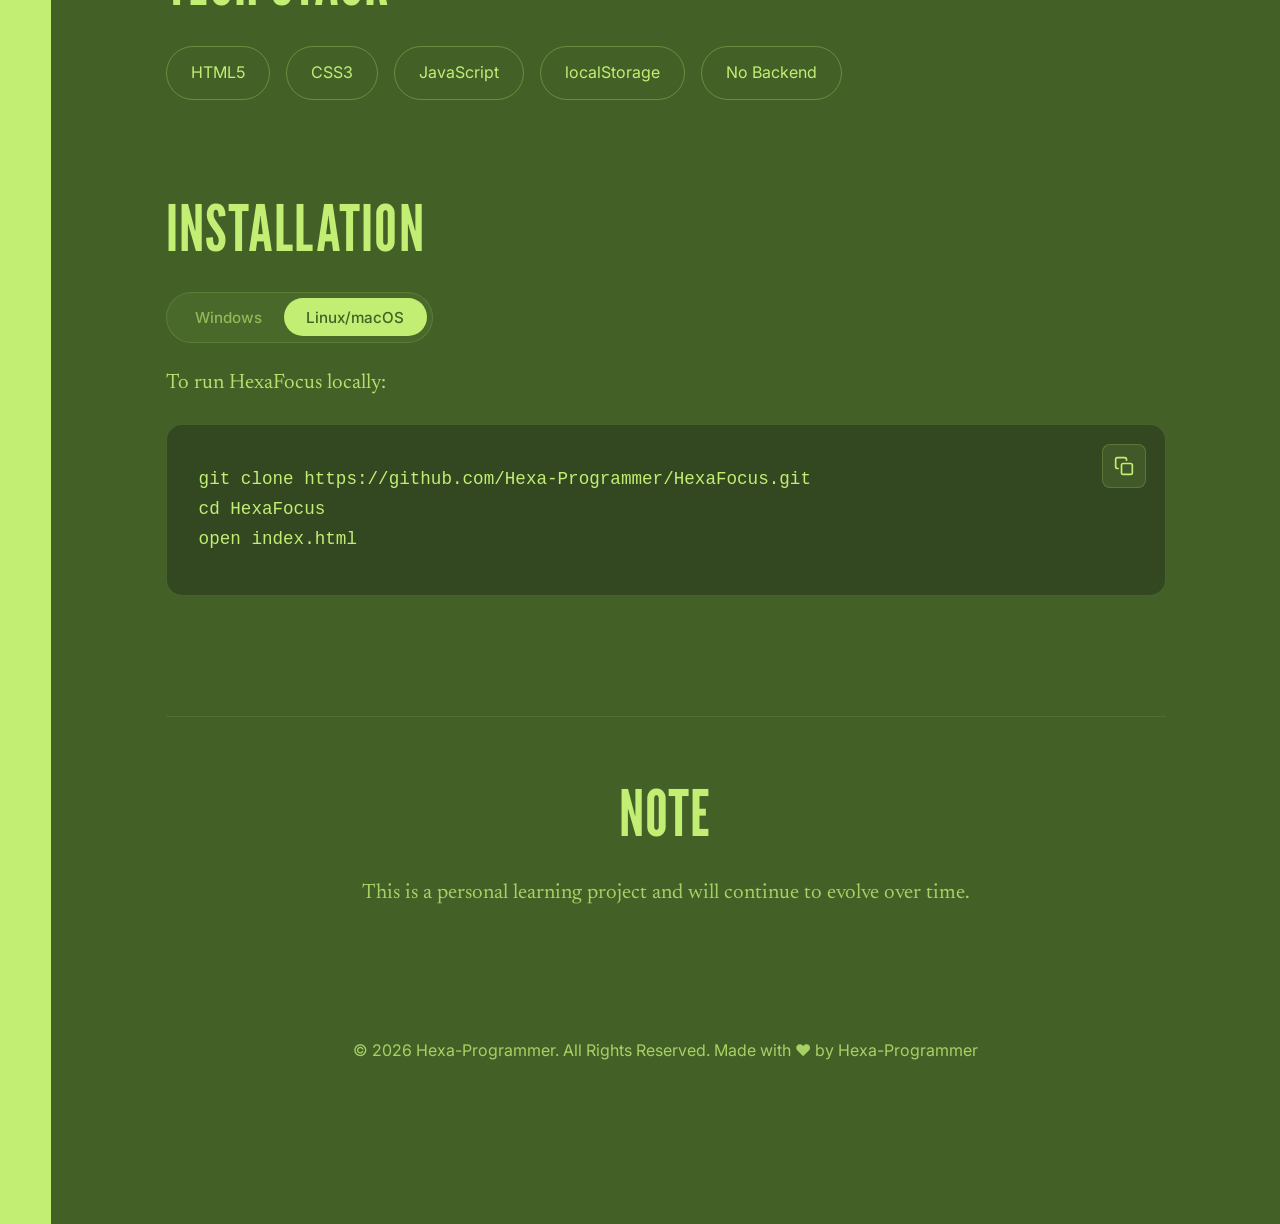
<file: Projects/HexaFocus/index.html>
<!DOCTYPE html>
<html lang="en">
<head>
    <meta charset="UTF-8">
    <meta name="viewport" content="width=device-width, initial-scale=1.0">
    <title>HexaFocus | Hexa-Programmer</title>
    <meta name="description" content="A minimal focus timer designed to help you create intentional work sessions, track progress, and stay focused. Built using HTML, CSS, and JavaScript.">
    <meta name="author" content="Hexa-Programmer">
    <meta name="theme-color" content="#c2ee74">
    
    <link rel="canonical" href="https://hexaprogrammer.dev/Projects/HexaFocus">
    
    <meta property="og:title" content="HexaFocus | Hexa-Programmer">
    <meta property="og:description" content="A minimal local-first focus timer built using HTML, CSS, and JavaScript. It runs entirely in the browser and stores data locally using localStorage.">
    <meta property="og:type" content="website">
    <meta property="og:url" content="https://hexaprogrammer.dev/Projects/HexaFocus">
    <meta property="og:image" content="https://hexaprogrammer.dev/logo.png">
    
    <meta name="twitter:card" content="summary_large_image">
    <meta name="twitter:title" content="HexaFocus | Hexa-Programmer">
    <meta name="twitter:description" content="A minimal local-first focus timer built using HTML, CSS, and JavaScript. It runs entirely in the browser and stores data locally using localStorage.">
    <meta name="twitter:image" content="https://hexaprogrammer.dev/logo.png">

    <script type="application/ld+json">
    {
      "@context": "https://schema.org",
      "@type": "SoftwareApplication",
      "name": "HexaFocus",
      "author": {
        "@type": "Person",
        "name": "Hexa-Programmer"
      },
      "applicationCategory": "ProductivityApplication",
      "operatingSystem": "Web Application",
      "description": "A minimal local-first focus timer built using HTML, CSS, and JavaScript. It runs entirely in the browser and stores data locally using localStorage."
    }
    </script>
    
    <link rel="preconnect" href="https://fonts.googleapis.com">
    <link rel="preconnect" href="https://fonts.gstatic.com" crossorigin>
    <link href="https://fonts.googleapis.com/css2?family=Inter:wght@400;500;600&family=League+Gothic&family=Newsreader:opsz,wght@6..72,400;6..72,500&display=swap" rel="stylesheet">
    <link rel="stylesheet" href="style.css">
</head>
<body>
    <header class="project-nav">
        <nav class="project-nav-container" aria-label="Main Navigation">
            <a href="https://hexaprogrammer.dev" class="back-link" aria-label="Back to Portfolio">
                <svg width="20" height="20" viewBox="0 0 24 24" fill="none" stroke="currentColor" stroke-width="2" stroke-linecap="round" stroke-linejoin="round" aria-hidden="true"><line x1="19" y1="12" x2="5" y2="12"></line><polyline points="12 19 5 12 12 5"></polyline></svg>
                <span>Hexa-Programmer</span>
            </a>
            <div class="project-nav-title">HexaFocus</div>
        </nav>
    </header>

    <main>
        <section class="section-light">
            <div class="hero-layout reveal">
                <div class="hero-header-row">
                    <div class="hero-top-accent">
                        <img src="logo.png" alt="Hexa-Programmer Logo" class="presents-logo" width="40" height="40">
                        <span class="hero-badge">Hexa-Programmer Presents</span>
                    </div>
                    <h1 class="hero-title">HEXAFOCUS</h1>
                </div>
                <div class="hero-content-row">
                    <p class="hero-subtitle">
                        <strong>HexaFocus</strong> is a minimal focus timer and session tracker built using HTML, CSS, and JavaScript. <br>
                        It runs entirely in the browser with no backend and uses localStorage for persistence.
                    </p>
                    <div class="hero-cta">
                        <a href="https://hexa-programmer.github.io/HexaFocus/" target="_blank" rel="noopener noreferrer" class="btn btn-dark" aria-label="View HexaFocus Live Demo">Live Demo</a>
                        <a href="https://github.com/Hexa-Programmer/HexaFocus" target="_blank" rel="noopener noreferrer" class="btn btn-outline" aria-label="View Source Code on GitHub">View Source</a>
                    </div>
                </div>
            </div>
        </section>

        <section class="section-dark">
            <div class="showcase-layout reveal">
                <div class="showcase-grid">
                    <div class="showcase-text-left">
                        <span class="vertical-text">LESS NOISE</span>
                        <span class="horizontal-subtext">MORE WORK</span>
                    </div>
                    
                    <div class="showcase-image-container">
                        <div class="showcase-bg-text" aria-hidden="true">Pomodoro</div>
                        <img src="sc.png" alt="HexaFocus Application Interface displaying a focus session" class="showcase-image" width="1800" height="1200" fetchpriority="high">
                    </div>
                </div>
            </div>

            <div class="project-details reveal">
                
                <div class="detail-section">
                    <h2 class="detail-title">Features</h2>
                    <div class="features-grid">
                        <article class="feature-card">
                            <span class="feature-number">01</span>
                            <h3>Focus Sessions</h3>
                            <p>Create and start focused work sessions with custom, meaningful titles.</p>
                        </article>
                        <article class="feature-card">
                            <span class="feature-number">02</span>
                            <h3>Live Stopwatch</h3>
                            <p>Track your active focus time seamlessly with a real-time, precision timer.</p>
                        </article>
                        <article class="feature-card">
                            <span class="feature-number">03</span>
                            <h3>Goal Tracking</h3>
                            <p>Optionally set a clear goal and mark whether it was achieved during the session.</p>
                        </article>
                        <article class="feature-card">
                            <span class="feature-number">04</span>
                            <h3>Session History</h3>
                            <p>View your previous sessions along with their duration, descriptions, and results.</p>
                        </article>
                        <article class="feature-card">
                            <span class="feature-number">05</span>
                            <h3>Persistent Storage</h3>
                            <p>Sessions are automatically and securely saved locally using browser localStorage.</p>
                    
                    </div>
                </div>

                <div class="detail-section split-section">
                    <div class="split-left">
                        <h2 class="detail-title">How it works</h2>
                        <p class="detail-text">HexaFocus relies on a browser-only architecture. Each session is structured as a standalone state object:</p>
                        <div class="code-block-wrapper">
                            <pre class="code-block"><code>{
    id: Date.now(),
    title: "Session title",
    desc: "Optional description",
    goal: "Optional goal",
    durationSec: 0,
    status: "ended",
    goalAchieved: true
}</code></pre>
                        </div>
                        <p class="detail-text mt-2">To maintain session history without a database, everything is stringified and saved using:</p>
                        <pre class="code-block inline-code"><code>localStorage</code></pre>
                        <p class="detail-text mt-1">This guarantees rapid load times and complete data privacy.</p>
                    </div>
                </div>

                <div class="detail-section">
                    <h2 class="detail-title center-mobile">Tech Stack</h2>
                    <div class="stack-list" aria-label="Technologies Used">
                        <span class="stack-pill">HTML5</span>
                        <span class="stack-pill">CSS3</span>
                        <span class="stack-pill">JavaScript</span>
                        <span class="stack-pill">localStorage</span>
                        <span class="stack-pill">No Backend</span>
                    </div>
                </div>

                <div class="detail-section">
                    <h2 class="detail-title center-mobile">Installation</h2>
                    <div class="os-toggle-container">
                        <div class="os-toggle" aria-label="Operating System Selection" role="group">
                            <button class="os-btn" data-os="windows" aria-pressed="false">Windows</button>
                            <button class="os-btn" data-os="unix" aria-pressed="false">Linux/macOS</button>
                        </div>
                    </div>
                    <p class="detail-text center-mobile">To run HexaFocus locally:</p>
                    <div class="code-block-wrapper large-code-block">
                        <button class="copy-btn" id="copy-btn" aria-label="Copy installation commands to clipboard">
                            <svg width="20" height="20" viewBox="0 0 24 24" fill="none" stroke="currentColor" stroke-width="2" stroke-linecap="round" stroke-linejoin="round" aria-hidden="true"><rect x="9" y="9" width="13" height="13" rx="2" ry="2"></rect><path d="M5 15H4a2 2 0 0 1-2-2V4a2 2 0 0 1 2-2h9a2 2 0 0 1 2 2v1"></path></svg>
                        </button>
                        <pre class="code-block"><code id="install-code">git clone https://github.com/Hexa-Programmer/HexaFocus.git
cd HexaFocus
open index.html</code></pre>
                    </div>
                </div>

                <div class="detail-section learning-note">
                    <h2 class="detail-title center-text">Note</h2>
                    <p>This is a personal learning project and will continue to evolve over time.</p>
                </div>

            </div>
            
            <footer class="project-footer">
                <div class="footer-content">
                <p>&copy; <span id="year"></span> Hexa-Programmer. All Rights Reserved. Made with ❤️ by Hexa-Programmer</p>
                </div>
            </footer>
        </section>
    </main>

    <script src="script.js" defer></script>
</body>
</html>
</file>
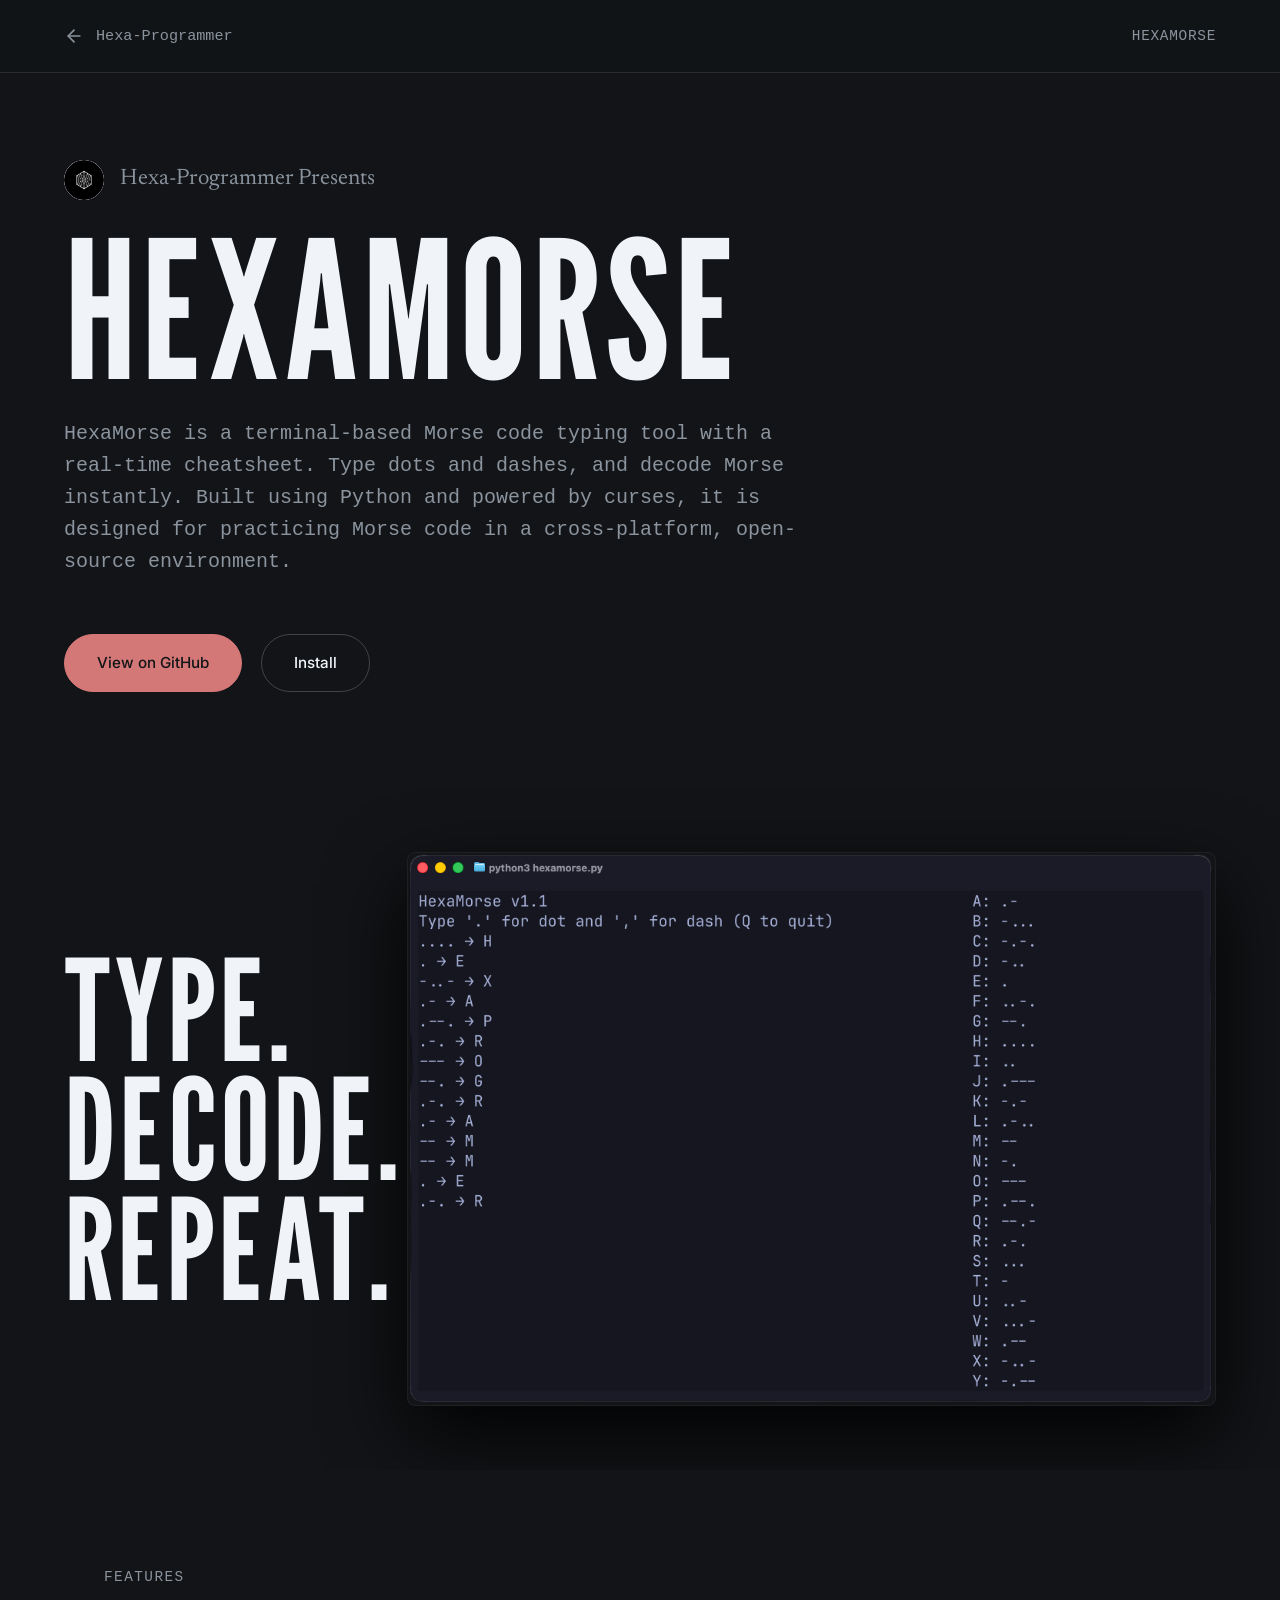
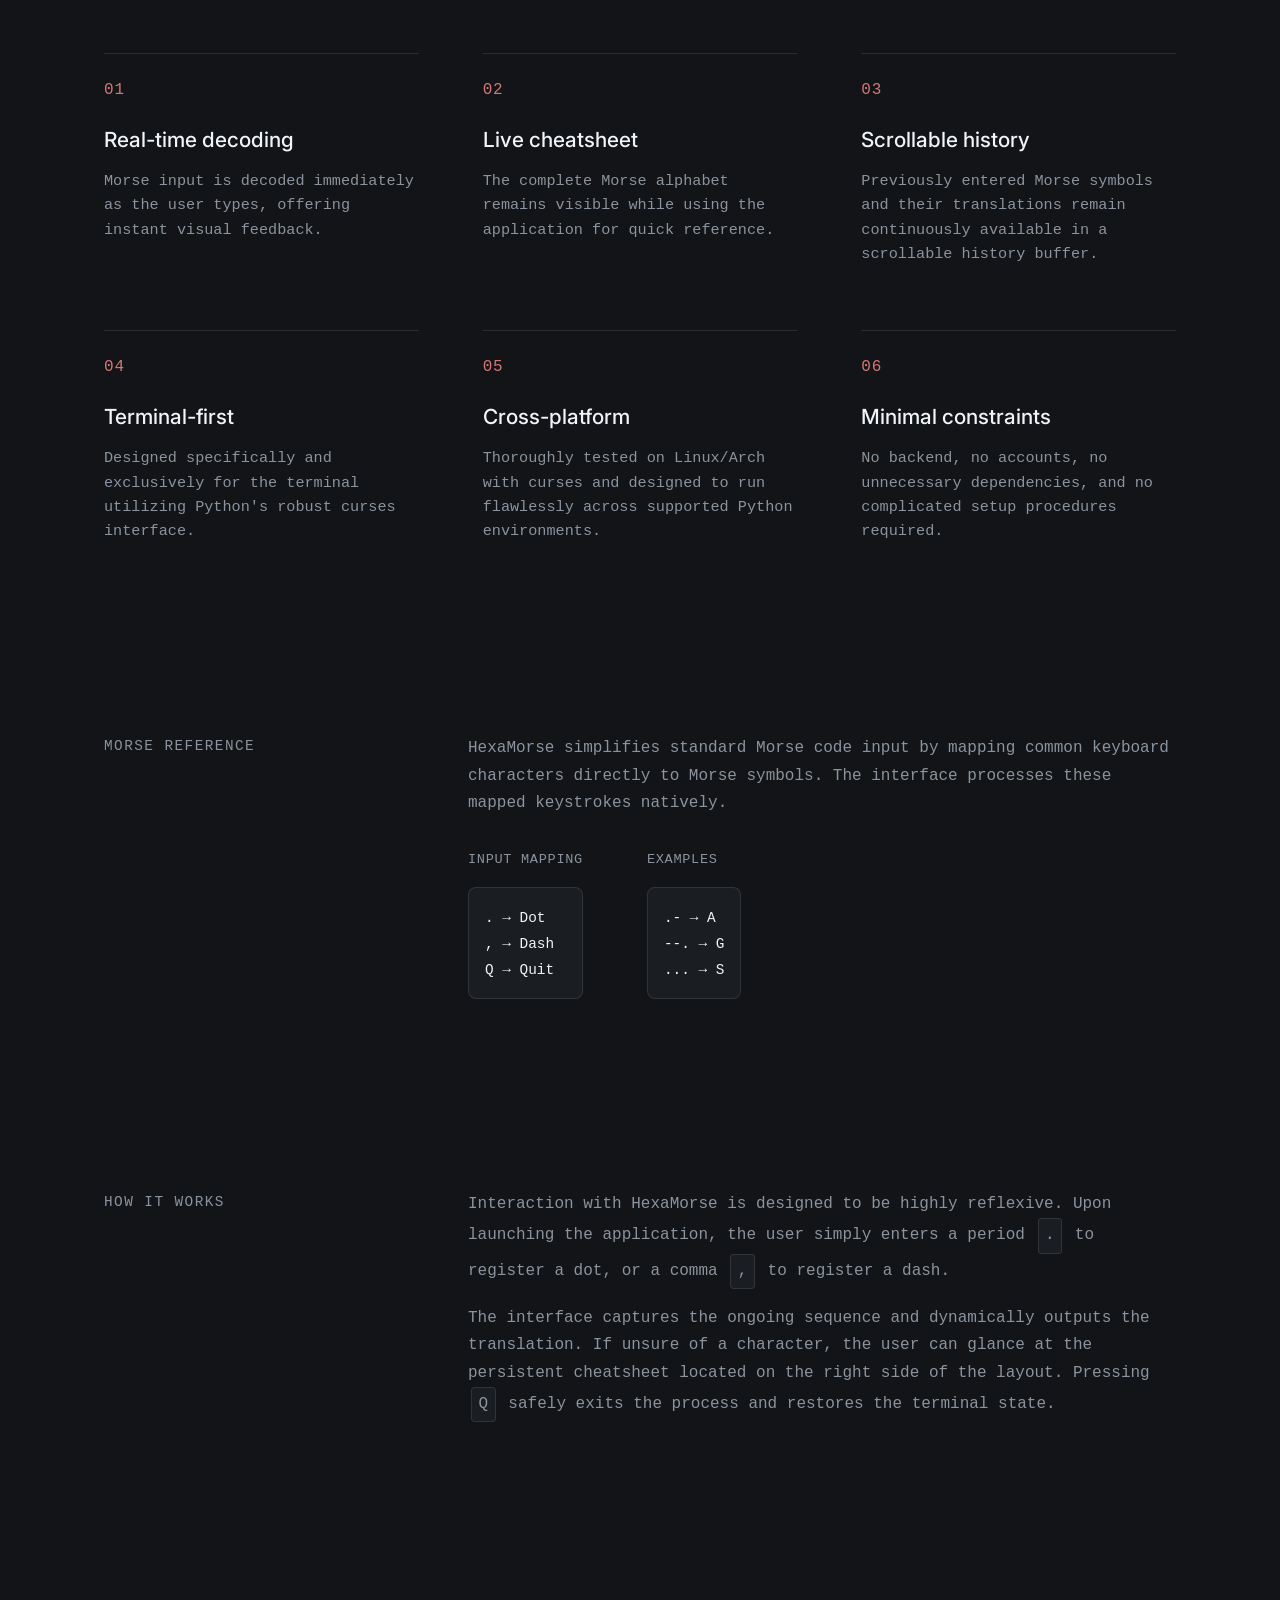
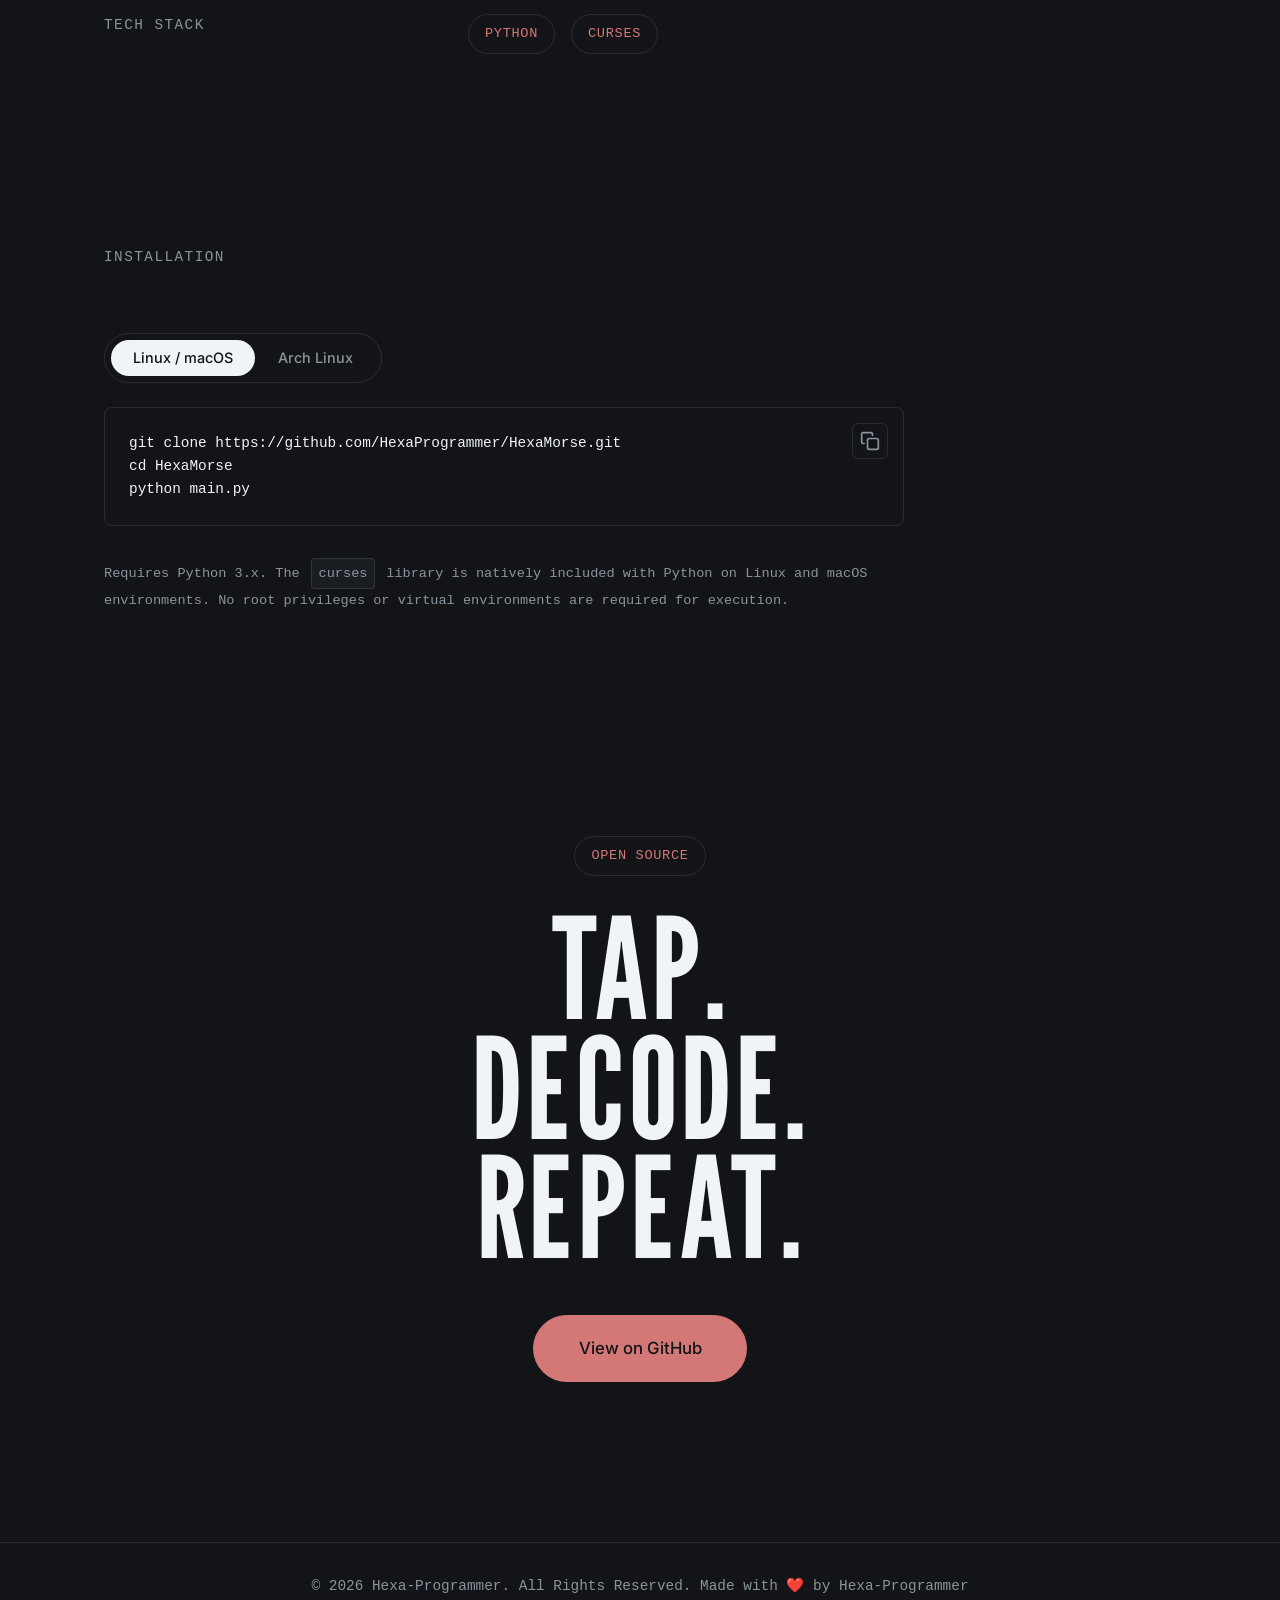
<file: Projects/HexaMorse/index.html>
<!DOCTYPE html>
<html lang="en">
<head>
    <meta charset="UTF-8">
    <meta name="viewport" content="width=device-width, initial-scale=1.0">
    <title>HexaMorse | Hexa-Programmer</title>
    <meta name="description" content="HexaMorse is a terminal-based Morse code typing tool with a real-time cheatsheet. Type dots and dashes, and decode Morse instantly.">
    <meta name="author" content="Hexa-Programmer">
    <meta name="theme-color" content="#121417">
    
    <link rel="canonical" href="https://hexaprogrammer.dev/hexamorse">
    
    <meta property="og:title" content="HexaMorse | Hexa-Programmer">
    <meta property="og:description" content="HexaMorse is a terminal-based Morse code typing tool with a real-time cheatsheet. Built with Python and curses.">
    <meta property="og:type" content="website">
    <meta property="og:url" content="https://hexaprogrammer.dev/hexamorse">
    <meta property="og:image" content="https://hexaprogrammer.dev/logo.png">
    
    <meta name="twitter:card" content="summary_large_image">
    <meta name="twitter:title" content="HexaMorse | Hexa-Programmer">
    <meta name="twitter:description" content="HexaMorse is a terminal-based Morse code typing tool with a real-time cheatsheet. Built with Python and curses.">
    <meta name="twitter:image" content="https://hexaprogrammer.dev/logo.png">

    <link rel="preconnect" href="https://fonts.googleapis.com">
    <link rel="preconnect" href="https://fonts.gstatic.com" crossorigin>
    <link href="https://fonts.googleapis.com/css2?family=Inter:wght@400;500;600&family=League+Gothic&family=Newsreader:opsz,wght@6..72,400;6..72,500&display=swap" rel="stylesheet">
    <link rel="stylesheet" href="style.css">
</head>
<body>
    <header class="project-nav">
        <nav class="project-nav-container" aria-label="Main Navigation">
            <a href="https://hexaprogrammer.dev" class="back-link" aria-label="Back to Portfolio">
                <svg width="20" height="20" viewBox="0 0 24 24" fill="none" stroke="currentColor" stroke-width="2" stroke-linecap="round" stroke-linejoin="round" aria-hidden="true"><line x1="19" y1="12" x2="5" y2="12"></line><polyline points="12 19 5 12 12 5"></polyline></svg>
                <span>Hexa-Programmer</span>
            </a>
            <div class="project-nav-title">HEXAMORSE</div>
        </nav>
    </header>

    <main>
        <section class="section-hero">
            <div class="hero-layout reveal">
                <div class="hero-header-row">
                    <div class="hero-top-accent">
                        <img src="logo.png" alt="Hexa-Programmer Logo" class="presents-logo" width="40" height="40">
                        <span class="hero-badge">Hexa-Programmer Presents</span>
                    </div>
                    <h1 class="hero-title">HEXAMORSE</h1>
                </div>
                <div class="hero-content-row">
                    <p class="hero-subtitle">
                        HexaMorse is a terminal-based Morse code typing tool with a real-time cheatsheet. Type dots and dashes, and decode Morse instantly. Built using Python and powered by curses, it is designed for practicing Morse code in a cross-platform, open-source environment.
                    </p>
                    <div class="hero-cta">
                        <a href="https://github.com/HexaProgrammer/HexaMorse" target="_blank" rel="noopener noreferrer" class="btn btn-primary" aria-label="View HexaMorse on GitHub">View on GitHub</a>
                        <a href="#installation" class="btn btn-secondary" aria-label="Install HexaMorse">Install</a>
                    </div>
                </div>
            </div>
        </section>

        <section class="section-showcase reveal">
            <div class="showcase-container showcase-left">
                <div class="showcase-typography">
                    <h2 class="display-text">TYPE.<br>DECODE.<br>REPEAT.</h2>
                </div>
                <div class="showcase-image-wrapper">
                    <img src="sc.png" alt="HexaMorse terminal interface decoding morse code in real-time" class="terminal-screenshot" width="1200" height="800" fetchpriority="high">
                </div>
            </div>
        </section>

        <section class="section-details reveal">
            <div class="content-wrapper">
                <div class="editorial-header">
                    <h2 class="section-title">FEATURES</h2>
                </div>
                <div class="features-grid">
                    <article class="feature-card">
                        <span class="feature-number">01</span>
                        <h3>Real-time decoding</h3>
                        <p>Morse input is decoded immediately as the user types, offering instant visual feedback.</p>
                    </article>
                    <article class="feature-card">
                        <span class="feature-number">02</span>
                        <h3>Live cheatsheet</h3>
                        <p>The complete Morse alphabet remains visible while using the application for quick reference.</p>
                    </article>
                    <article class="feature-card">
                        <span class="feature-number">03</span>
                        <h3>Scrollable history</h3>
                        <p>Previously entered Morse symbols and their translations remain continuously available in a scrollable history buffer.</p>
                    </article>
                    <article class="feature-card">
                        <span class="feature-number">04</span>
                        <h3>Terminal-first</h3>
                        <p>Designed specifically and exclusively for the terminal utilizing Python's robust curses interface.</p>
                    </article>
                    <article class="feature-card">
                        <span class="feature-number">05</span>
                        <h3>Cross-platform</h3>
                        <p>Thoroughly tested on Linux/Arch with curses and designed to run flawlessly across supported Python environments.</p>
                    </article>
                    <article class="feature-card">
                        <span class="feature-number">06</span>
                        <h3>Minimal constraints</h3>
                        <p>No backend, no accounts, no unnecessary dependencies, and no complicated setup procedures required.</p>
                    </article>
                </div>
            </div>
        </section>

        <section class="section-details reveal">
            <div class="content-wrapper split-layout">
                <div class="split-left">
                    <h2 class="section-title">MORSE REFERENCE</h2>
                </div>
                <div class="split-right">
                    <p class="editorial-text mb-2">HexaMorse simplifies standard Morse code input by mapping common keyboard characters directly to Morse symbols. The interface processes these mapped keystrokes natively.</p>
                    
                    <div class="morse-grid-container">
                        <div class="morse-column">
                            <span class="technical-label mb-1">INPUT MAPPING</span>
                            <div class="code-block minimal-code">
                                <code>. → Dot</code><br>
                                <code>, → Dash</code><br>
                                <code>Q → Quit</code>
                            </div>
                        </div>
                        <div class="morse-column">
                            <span class="technical-label mb-1">EXAMPLES</span>
                            <div class="code-block minimal-code">
                                <code>.-  → A</code><br>
                                <code>--. → G</code><br>
                                <code>... → S</code>
                            </div>
                        </div>
                    </div>
                </div>
            </div>
        </section>

        <section class="section-details reveal">
            <div class="content-wrapper split-layout">
                <div class="split-left">
                    <h2 class="section-title">HOW IT WORKS</h2>
                </div>
                <div class="split-right">
                    <p class="editorial-text">Interaction with HexaMorse is designed to be highly reflexive. Upon launching the application, the user simply enters a period <code class="inline-code">.</code> to register a dot, or a comma <code class="inline-code">,</code> to register a dash.</p>
                    <p class="editorial-text mt-1">The interface captures the ongoing sequence and dynamically outputs the translation. If unsure of a character, the user can glance at the persistent cheatsheet located on the right side of the layout. Pressing <code class="inline-code">Q</code> safely exits the process and restores the terminal state.</p>
                </div>
            </div>
        </section>

        <section class="section-details reveal">
            <div class="content-wrapper split-layout">
                <div class="split-left">
                    <h2 class="section-title">TECH STACK</h2>
                </div>
                <div class="split-right stack-container">
                    <span class="stack-pill">PYTHON</span>
                    <span class="stack-pill">CURSES</span>
                </div>
            </div>
        </section>

        <section class="section-details reveal" id="installation">
            <div class="content-wrapper">
                <div class="editorial-header">
                    <h2 class="section-title">INSTALLATION</h2>
                </div>
                
                <div class="installation-box">
                    <div class="os-toggle-container">
                        <div class="os-toggle" aria-label="Operating System Selection" role="group">
                            <button class="os-btn active" data-os="unix" aria-pressed="true">Linux / macOS</button>
                            <button class="os-btn" data-os="arch" aria-pressed="false">Arch Linux</button>
                        </div>
                    </div>
                    
                    <div class="code-block-wrapper">
                        <button class="copy-btn" id="copy-btn" aria-label="Copy installation commands to clipboard">
                            <svg width="20" height="20" viewBox="0 0 24 24" fill="none" stroke="currentColor" stroke-width="2" stroke-linecap="round" stroke-linejoin="round" aria-hidden="true"><rect x="9" y="9" width="13" height="13" rx="2" ry="2"></rect><path d="M5 15H4a2 2 0 0 1-2-2V4a2 2 0 0 1 2-2h9a2 2 0 0 1 2 2v1"></path></svg>
                        </button>
                        <pre class="code-block"><code id="install-code">git clone https://github.com/HexaProgrammer/HexaMorse.git
cd HexaMorse
python main.py</code></pre>
                    </div>
                    
                    <p class="editorial-text mt-2 environment-note">
                        Requires Python 3.x. The <code class="inline-code">curses</code> library is natively included with Python on Linux and macOS environments. No root privileges or virtual environments are required for execution.
                    </p>
                </div>
            </div>
        </section>

        <section class="section-final-cta reveal">
            <div class="cta-container">
                <span class="stack-pill cta-pill">OPEN SOURCE</span>
                <h2 class="display-text final-text">TAP.<br>DECODE.<br>REPEAT.</h2>
                <a href="https://github.com/HexaProgrammer/HexaMorse" target="_blank" rel="noopener noreferrer" class="btn btn-primary btn-large">View on GitHub</a>
            </div>
        </section>
    </main>

    <footer class="project-footer">
        <div class="footer-content">
            <p>&copy; <span id="year"></span> Hexa-Programmer. All Rights Reserved. Made with ❤️ by Hexa-Programmer</p>
        </div>
    </footer>

    <script src="script.js" defer></script>
</body>
</html>
</file>
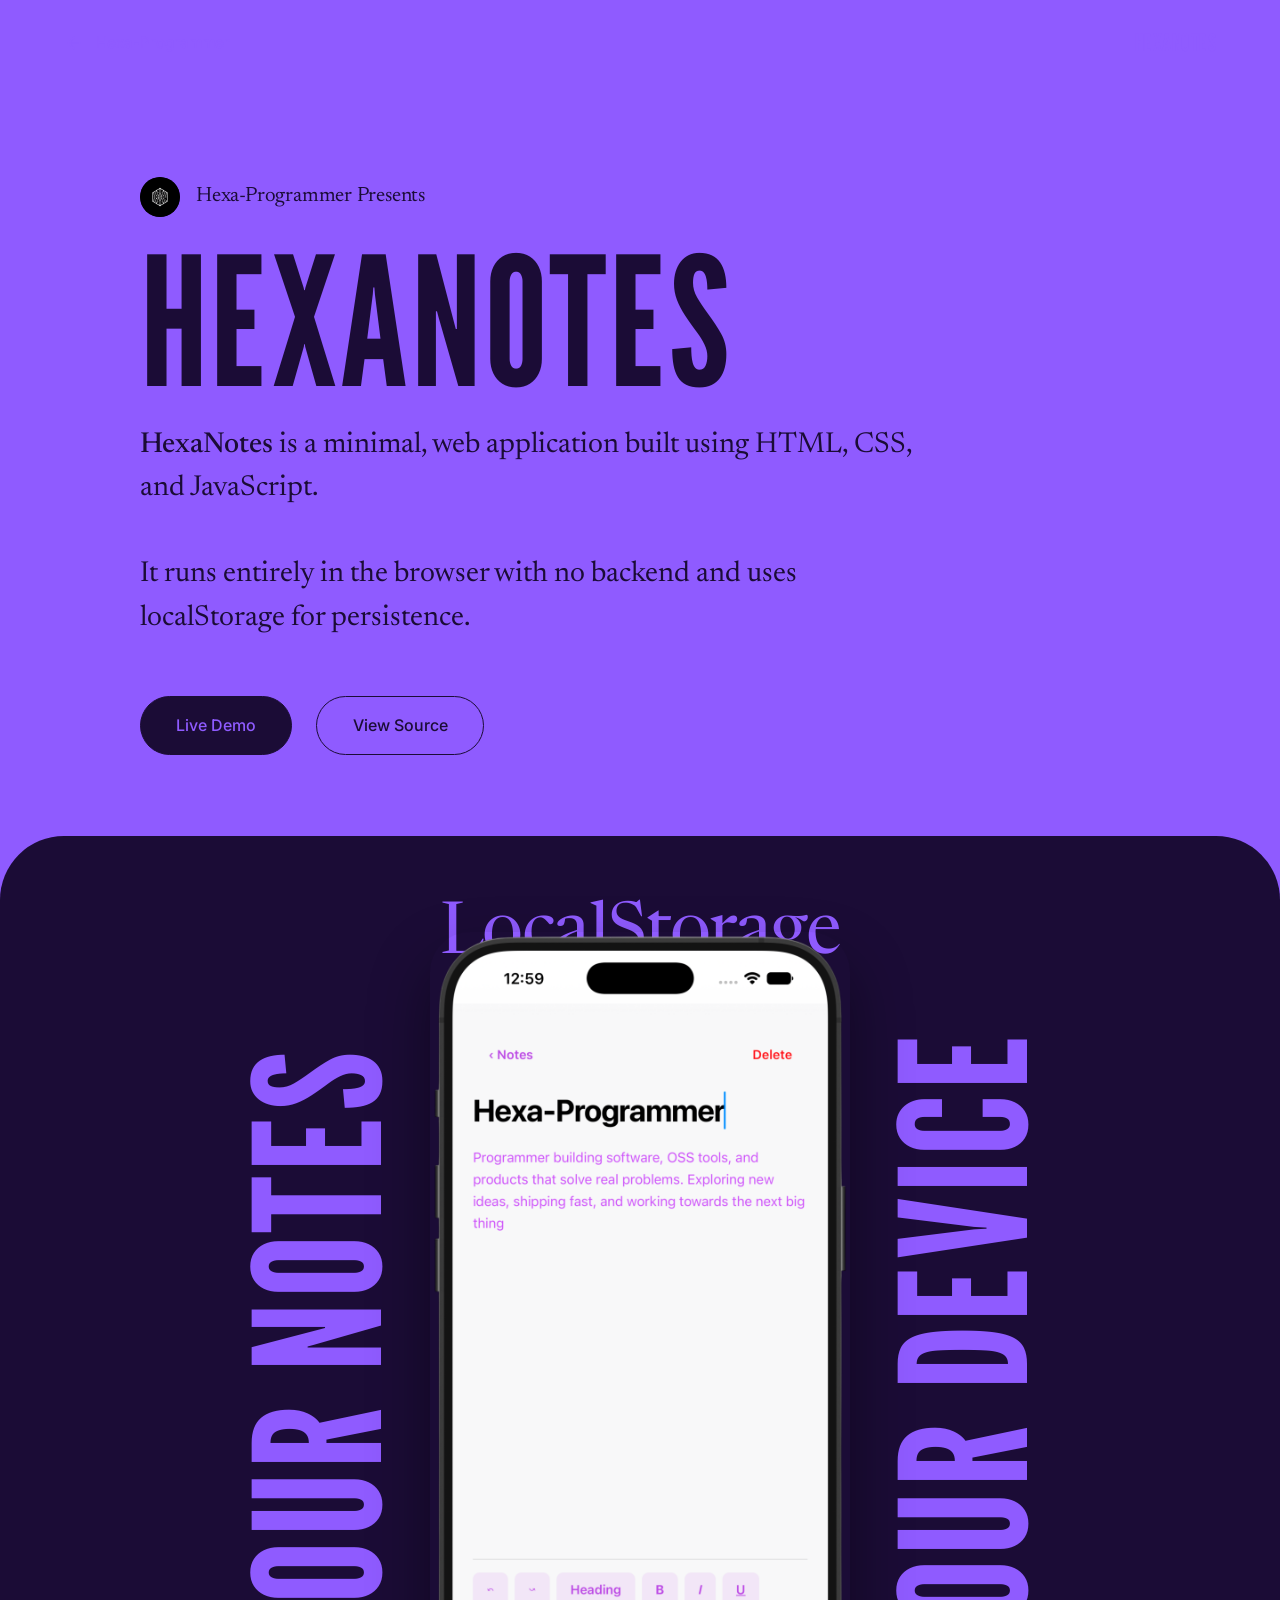
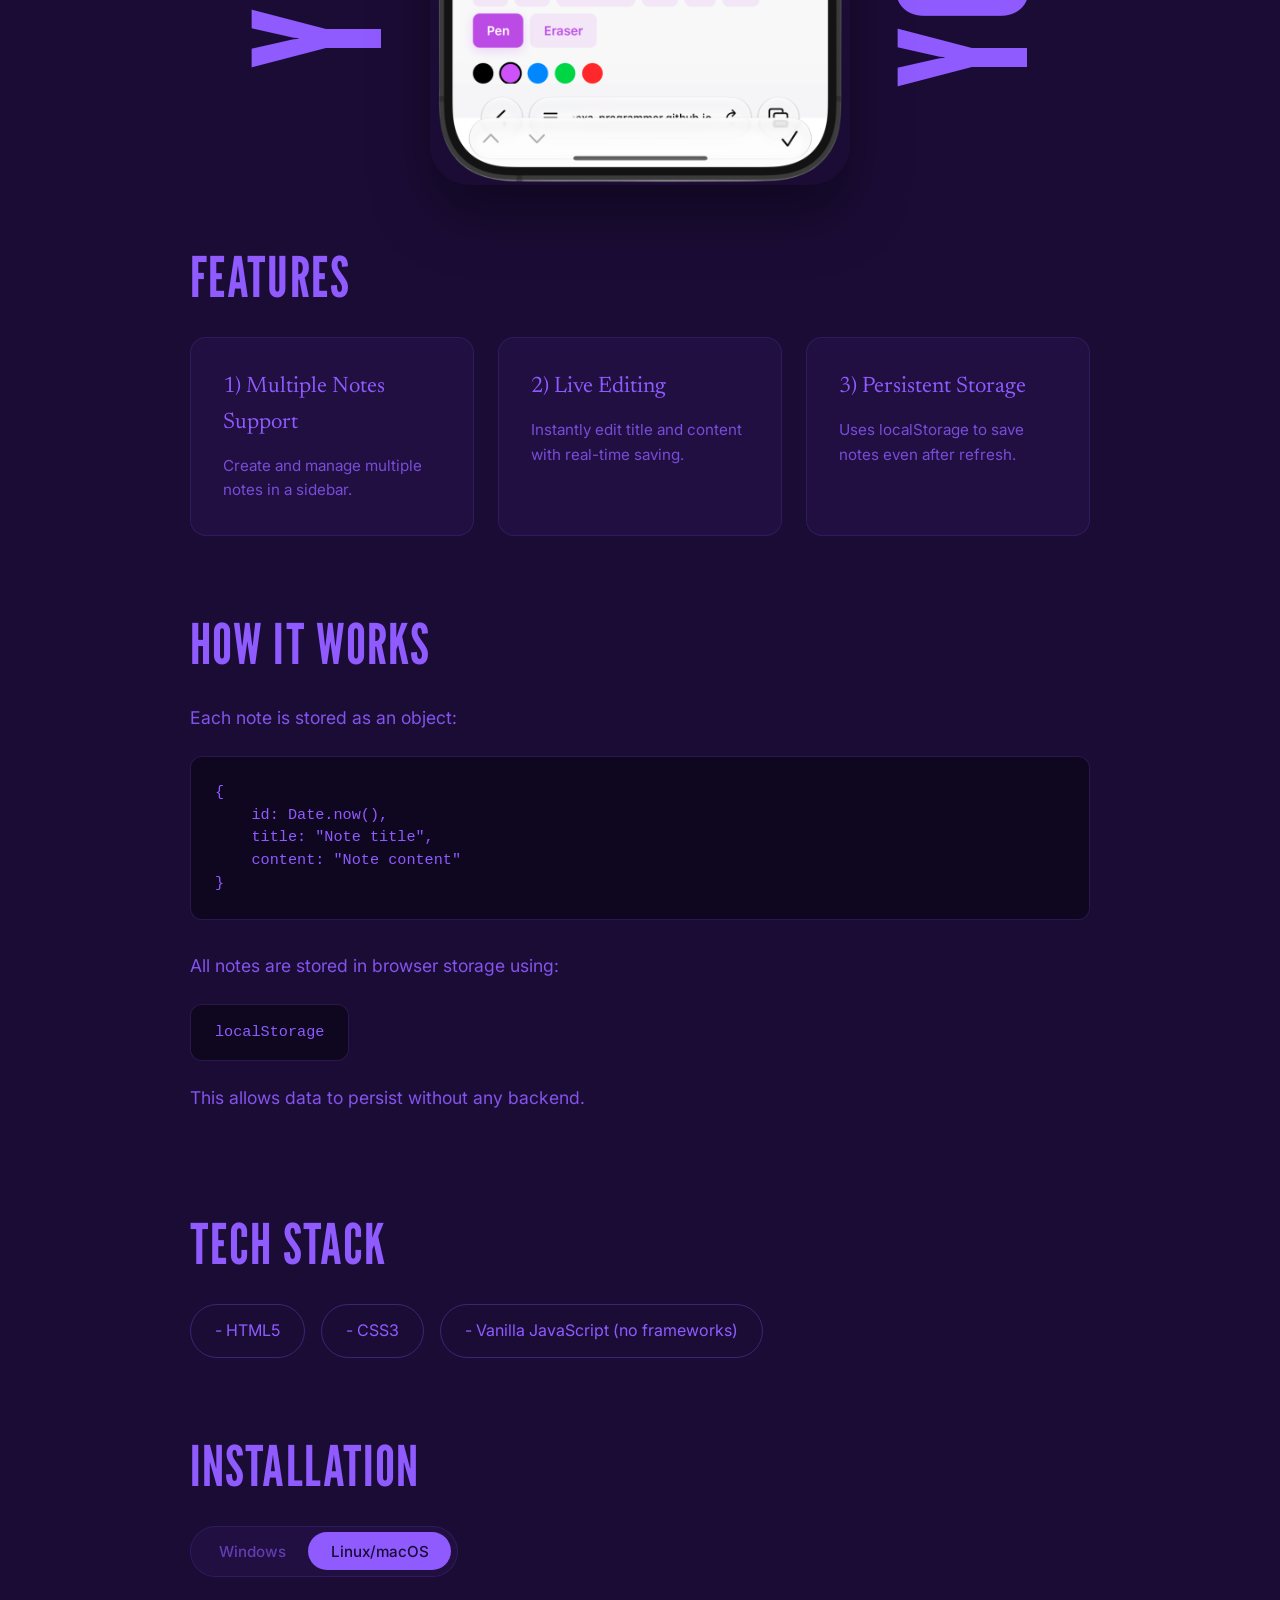
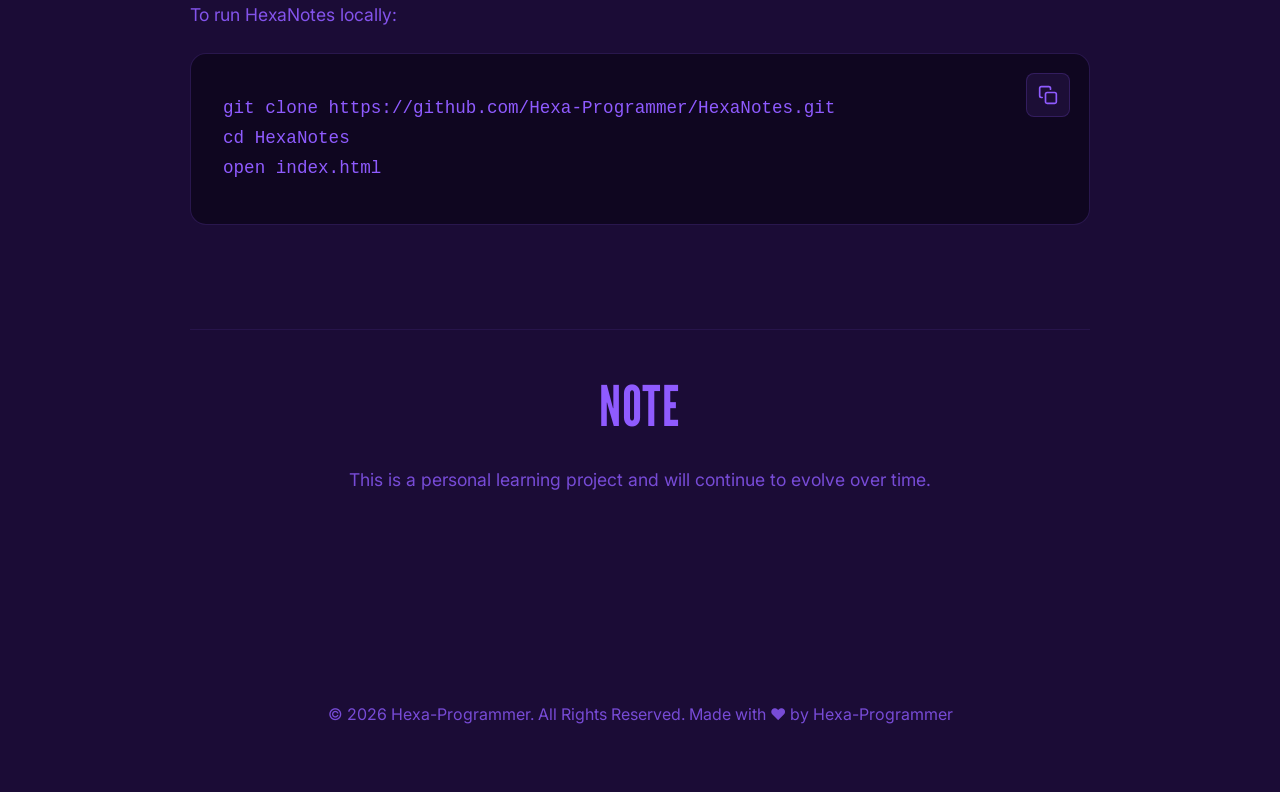
<file: Projects/HexaNotes/index.html>
<!DOCTYPE html>
<html lang="en">
<head>
    <meta charset="UTF-8">
    <meta name="viewport" content="width=device-width, initial-scale=1.0">
    <title>HexaNotes | Hexa-Programmer</title>
    <meta name="description" content="HexaNotes is a minimal, note-taking web-application built using HTML, CSS, and JavaScript.">
    <meta name="author" content="Hexa-Programmer">
    <meta name="theme-color" content="#8F5BFF">
    
    <link rel="canonical" href="https://hexaprogrammer.dev/hexanotes">
    
    <meta property="og:title" content="HexaNotes | Hexa-Programmer">
    <meta property="og:description" content="A minimal local-first note-taking application built using HTML, CSS, and JavaScript. It runs entirely in the browser and stores notes locally using localStorage.">
    <meta property="og:type" content="website">
    <meta property="og:url" content="https://hexaprogrammer.dev/hexanotes">
    <meta property="og:image" content="https://hexaprogrammer.dev/logo.png">
    
    <meta name="twitter:card" content="summary_large_image">
    <meta name="twitter:title" content="HexaNotes | Hexa-Programmer">
    <meta name="twitter:description" content="A minimal local-first note-taking application built using HTML, CSS, and JavaScript. It runs entirely in the browser and stores notes locally using localStorage.">
    <meta name="twitter:image" content="https://hexaprogrammer.dev/logo.png">

    <script type="application/ld+json">
    {
      "@context": "https://schema.org",
      "@type": "SoftwareApplication",
      "name": "HexaNotes",
      "author": {
        "@type": "Person",
        "name": "Hexa-Programmer"
      },
      "applicationCategory": "ProductivityApplication",
      "operatingSystem": "Web Application",
      "description": "A minimal local-first note-taking application built using HTML, CSS, and JavaScript. It runs entirely in the browser and stores notes locally using localStorage."
    }
    </script>
    
    <link rel="preconnect" href="https://fonts.googleapis.com">
    <link rel="preconnect" href="https://fonts.gstatic.com" crossorigin>
    <link href="https://fonts.googleapis.com/css2?family=Inter:wght@400;500;600&family=League+Gothic&family=Newsreader:opsz,wght@6..72,400;6..72,500&display=swap" rel="stylesheet">
    <link rel="stylesheet" href="style.css">
</head>
<body>
    <header class="project-nav">
        <nav class="project-nav-container" aria-label="Main Navigation">
            <a href="https://hexaprogrammer.dev" class="back-link" aria-label="Back to Portfolio">
                <svg width="20" height="20" viewBox="0 0 24 24" fill="none" stroke="currentColor" stroke-width="2" stroke-linecap="round" stroke-linejoin="round" aria-hidden="true"><line x1="19" y1="12" x2="5" y2="12"></line><polyline points="12 19 5 12 12 5"></polyline></svg>
                <span>Hexa-Programmer</span>
            </a>
            <div class="project-nav-title">HexaNotes</div>
        </nav>
    </header>

    <main>
        <section class="section-light">
            <div class="hero-layout reveal">
                <div class="hero-top-accent">
                    <img src="logo.png" alt="" class="presents-logo" aria-hidden="true" width="40" height="40">
                    <span class="hero-badge">Hexa-Programmer Presents</span>
                </div>
                <h1 class="hero-title">HexaNotes</h1>
                <p class="hero-subtitle">
                    <strong>HexaNotes</strong> is a minimal, web application built using HTML, CSS, and JavaScript. <br><br>
                    It runs entirely in the browser with no backend and uses localStorage for persistence.
                </p>
                <div class="hero-cta">
                    <a href="https://hexa-programmer.github.io/HexaNotes/" target="_blank" rel="noopener noreferrer" class="btn btn-dark" aria-label="View HexaNotes Live Demo">Live Demo</a>
                    <a href="https://github.com/Hexa-Programmer/HexaNotes" target="_blank" rel="noopener noreferrer" class="btn btn-outline" aria-label="View Source Code on GitHub">View Source</a>
                </div>
            </div>
        </section>

        <section class="section-dark">
            <div class="showcase-layout reveal">
                <div class="showcase-grid">
                    <div class="showcase-text-left">
                        <span class="vertical-text">YOUR NOTES</span>
                    </div>
                    
                    <div class="showcase-center">
                        <div class="showcase-bg-text" aria-hidden="true">LocalStorage</div>
                        <img src="sc.png" alt="HexaNotes Application Interface displaying notes" class="showcase-image" width="1170" height="2532" loading="lazy">
                    </div>
                    
                    <div class="showcase-text-right">
                        <span class="vertical-text">YOUR DEVICE</span>
                    </div>
                </div>
            </div>

            <div class="project-details reveal">
                
                <div class="detail-section">
                    <h2 class="detail-title">Features</h2>
                    <div class="features-grid">
                        <article class="feature-card">
                            <h3>1) Multiple Notes Support</h3>
                            <p>Create and manage multiple notes in a sidebar.</p>
                        </article>
                        <article class="feature-card">
                            <h3>2) Live Editing</h3>
                            <p>Instantly edit title and content with real-time saving.</p>
                        </article>
                        <article class="feature-card">
                            <h3>3) Persistent Storage</h3>
                            <p>Uses localStorage to save notes even after refresh.</p>
                        </article>
                    </div>
                </div>

                <div class="detail-section split-section">
                    <div class="split-left">
                        <h2 class="detail-title">How it works</h2>
                        <p class="detail-text">Each note is stored as an object:</p>
                        <div class="code-block-wrapper">
                            <pre class="code-block"><code>{
    id: Date.now(),
    title: "Note title",
    content: "Note content"
}</code></pre>
                        </div>
                        <p class="detail-text mt-2">All notes are stored in browser storage using:</p>
                        <pre class="code-block inline-code"><code>localStorage</code></pre>
                        <p class="detail-text mt-1">This allows data to persist without any backend.</p>
                    </div>
                </div>

                <div class="detail-section">
                    <h2 class="detail-title center-mobile">Tech Stack</h2>
                    <div class="stack-list" aria-label="Technologies Used">
                        <span class="stack-pill">- HTML5</span>
                        <span class="stack-pill">- CSS3</span>
                        <span class="stack-pill">- Vanilla JavaScript (no frameworks)</span>
                    </div>
                </div>

                <div class="detail-section">
                    <h2 class="detail-title center-mobile">Installation</h2>
                    <div class="os-toggle-container">
                        <div class="os-toggle" aria-label="Operating System Selection" role="group">
                            <button class="os-btn" data-os="windows" aria-pressed="false">Windows</button>
                            <button class="os-btn" data-os="unix" aria-pressed="false">Linux/macOS</button>
                        </div>
                    </div>
                    <p class="detail-text center-mobile">To run HexaNotes locally:</p>
                    <div class="code-block-wrapper large-code-block">
                        <button class="copy-btn" id="copy-btn" aria-label="Copy installation commands to clipboard">
                            <svg width="20" height="20" viewBox="0 0 24 24" fill="none" stroke="currentColor" stroke-width="2" stroke-linecap="round" stroke-linejoin="round" aria-hidden="true"><rect x="9" y="9" width="13" height="13" rx="2" ry="2"></rect><path d="M5 15H4a2 2 0 0 1-2-2V4a2 2 0 0 1 2-2h9a2 2 0 0 1 2 2v1"></path></svg>
                        </button>
                        <pre class="code-block"><code id="install-code">git clone https://github.com/Hexa-Programmer/HexaNotes.git
cd HexaNotes
open index.html</code></pre>
                    </div>
                </div>

                <div class="detail-section learning-note">
                    <h2 class="detail-title center-text">Note</h2>
                    <p>This is a personal learning project and will continue to evolve over time.</p>
                </div>

            </div>
        </section>
    </main>

    <footer class="project-footer section-dark">
        <div class="footer-content">
            <p>&copy; <span id="year"></span> Hexa-Programmer. All Rights Reserved. Made with ❤️ by Hexa-Programmer</p>
        </div>
    </footer>

    <script src="script.js" defer></script>
</body>
</html>
</file>
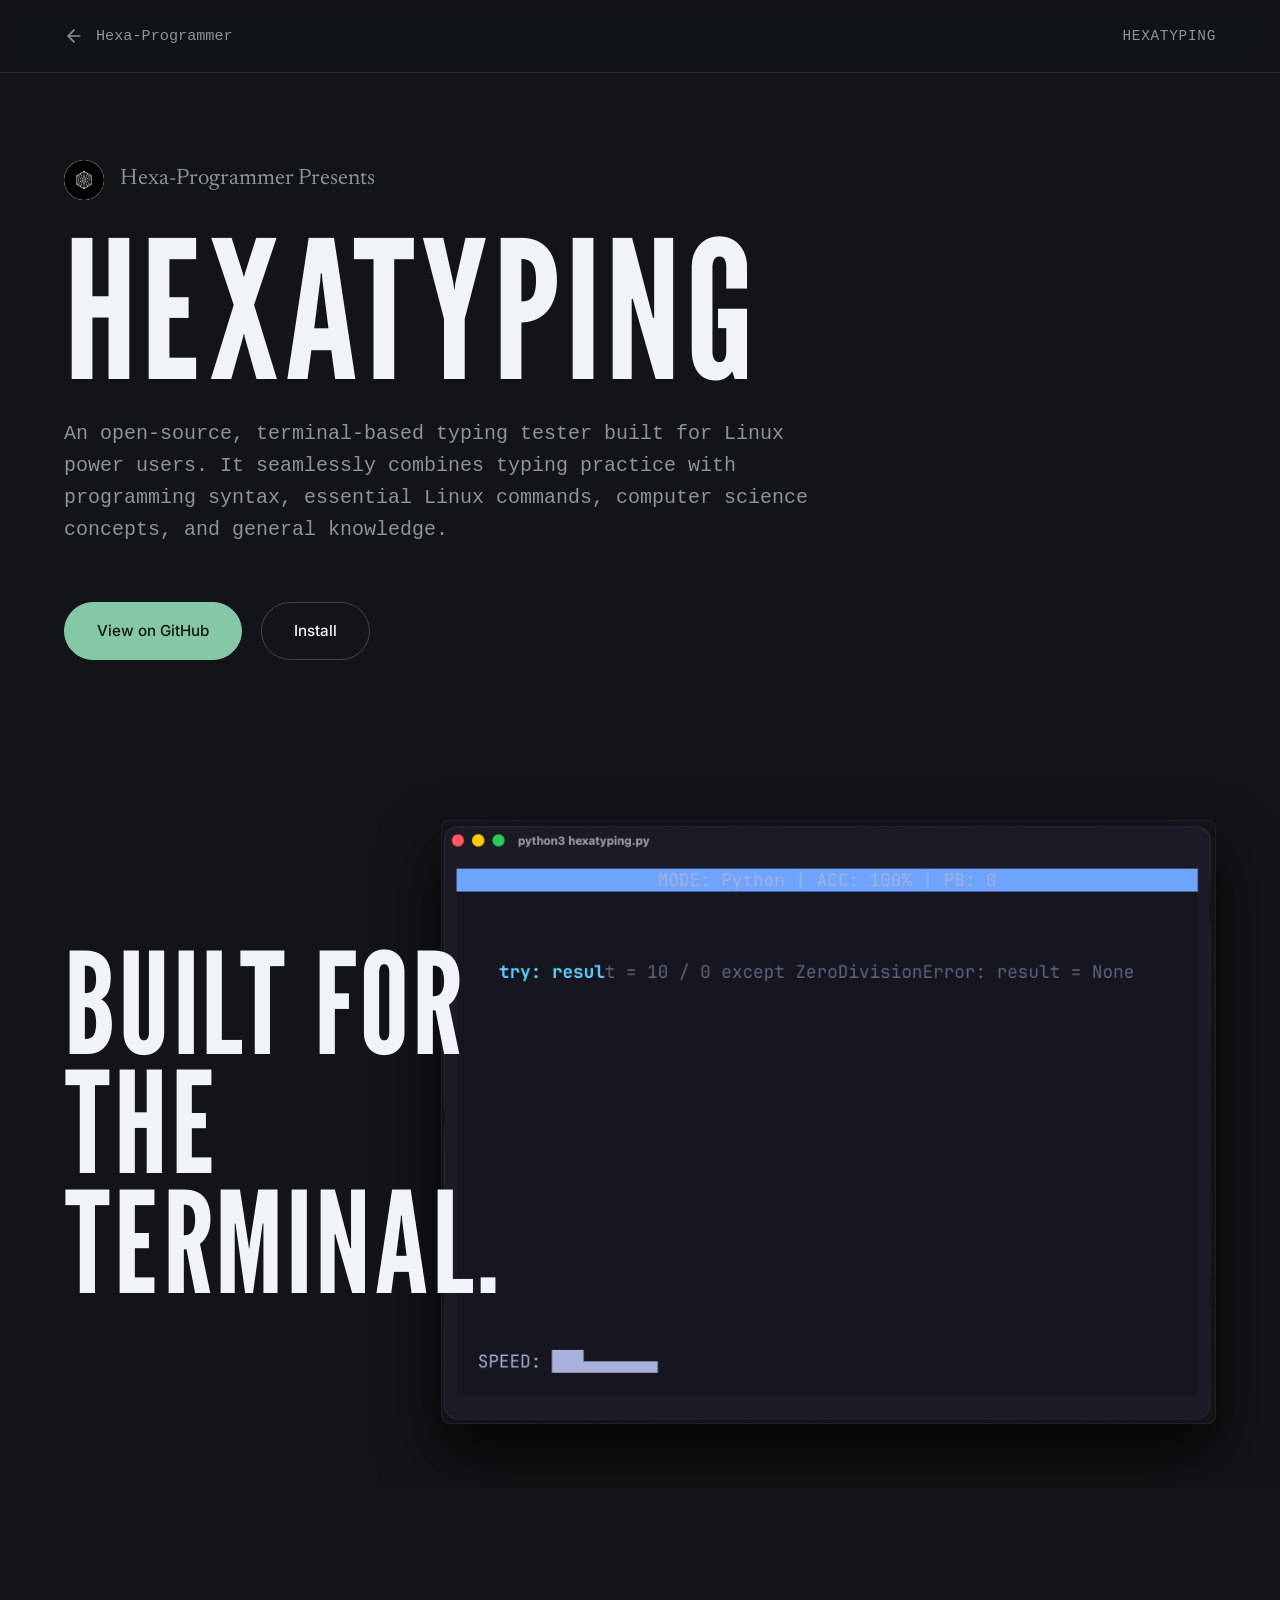
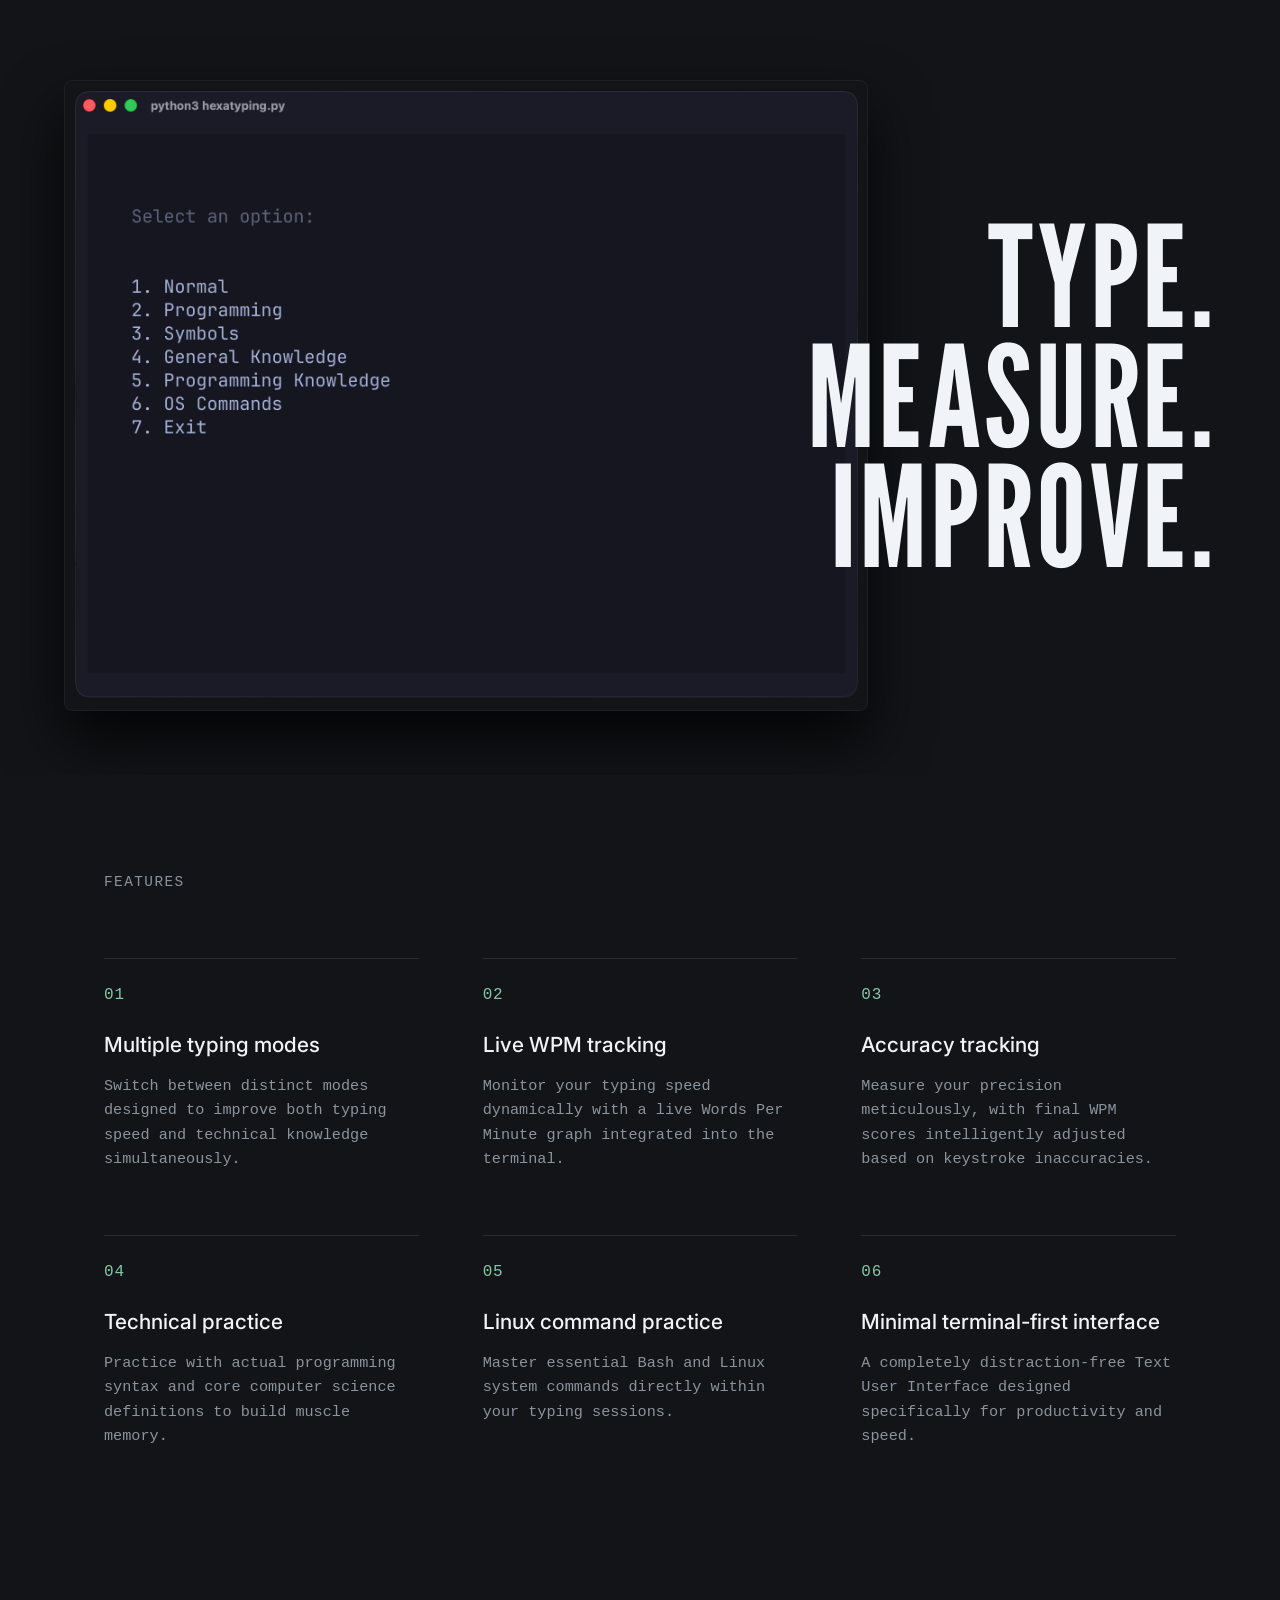
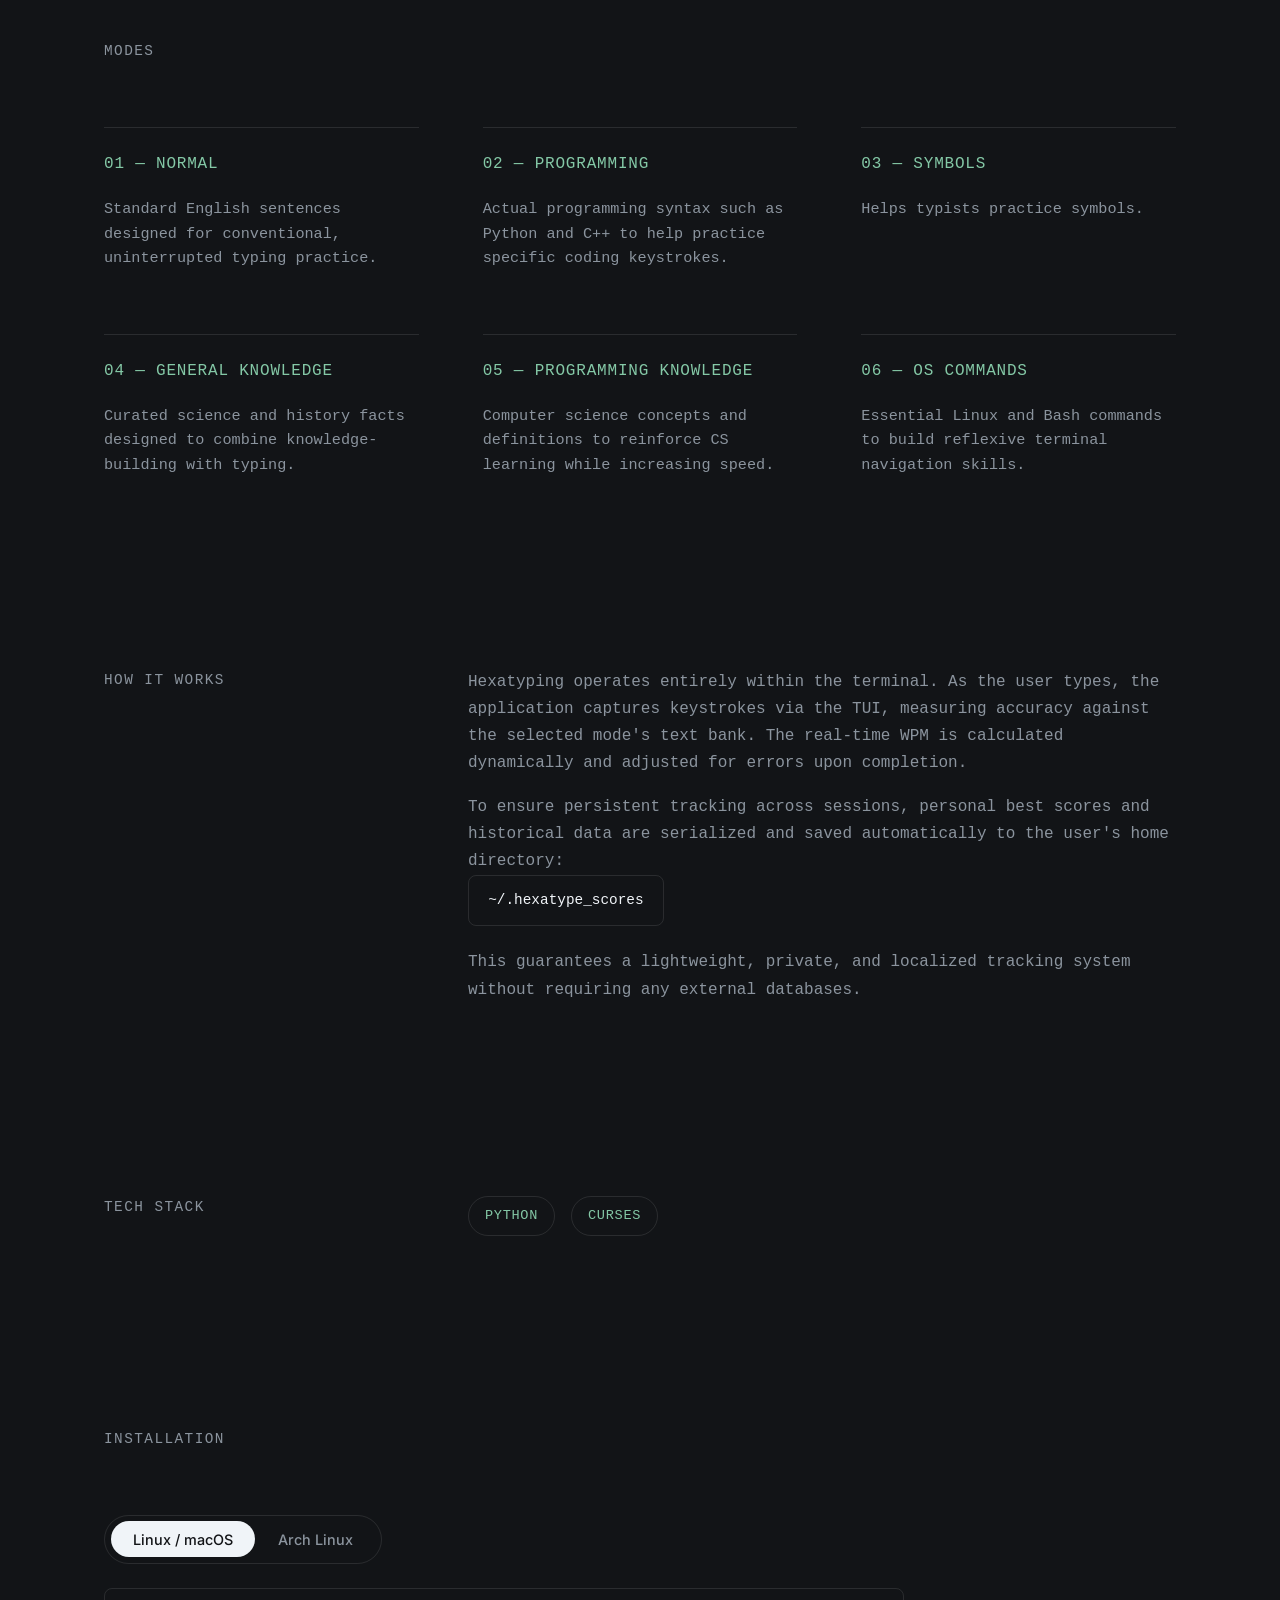
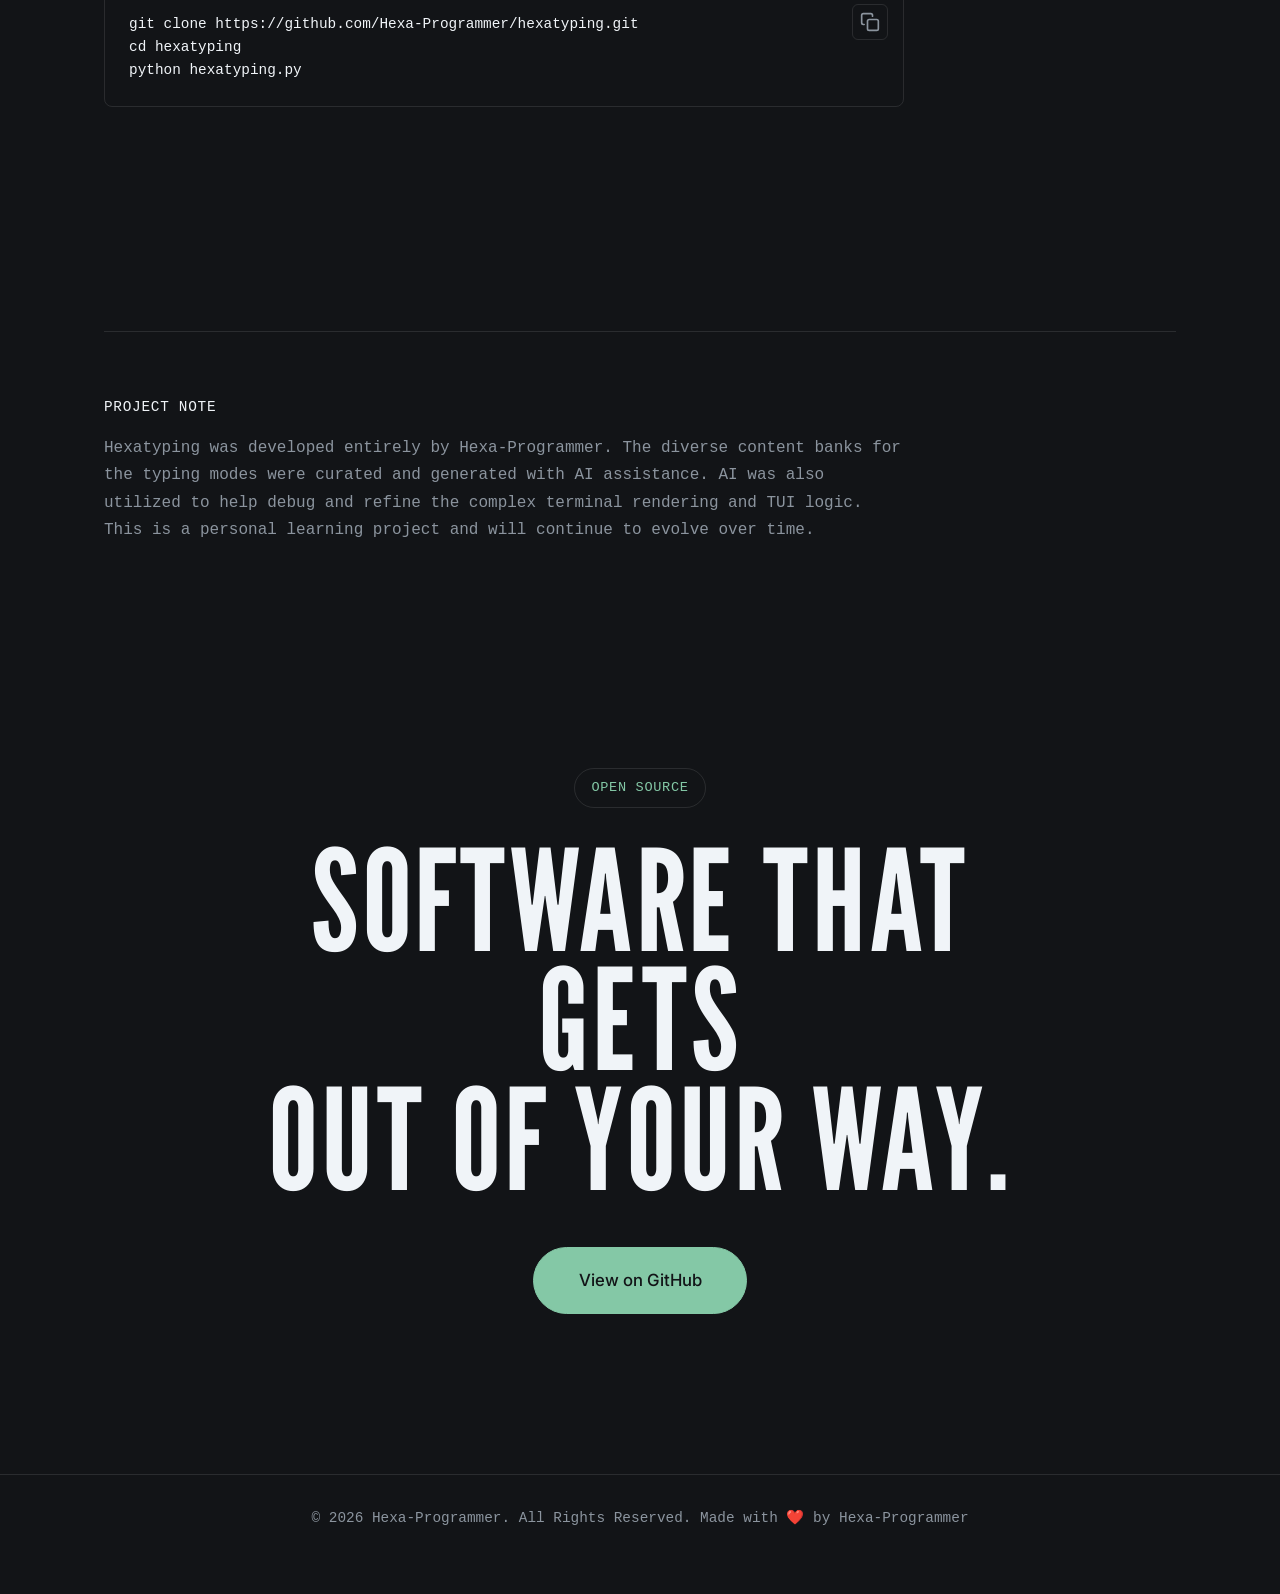
<file: Projects/HexaTyping/index.html>
<!DOCTYPE html>
<html lang="en">
<head>
    <meta charset="UTF-8">
    <meta name="viewport" content="width=device-width, initial-scale=1.0">
    <title>Hexatyping | Hexa-Programmer</title>
    <meta name="description" content="An open-source, terminal-based typing tester built for Linux power users. Practice typing with programming syntax, Linux commands, and general knowledge.">
    <meta name="author" content="Hexa-Programmer">
    <meta name="theme-color" content="#121417">
    
    <link rel="canonical" href="https://hexaprogrammer.dev/hexatyping">
    
    <meta property="og:title" content="Hexatyping | Hexa-Programmer">
    <meta property="og:description" content="An open-source, terminal-based typing tester built for Linux power users. Practice typing with programming syntax, Linux commands, and general knowledge.">
    <meta property="og:type" content="website">
    <meta property="og:url" content="https://hexaprogrammer.dev/hexatyping">
    <meta property="og:image" content="https://hexaprogrammer.dev/logo.png">
    
    <meta name="twitter:card" content="summary_large_image">
    <meta name="twitter:title" content="Hexatyping | Hexa-Programmer">
    <meta name="twitter:description" content="An open-source, terminal-based typing tester built for Linux power users.">
    <meta name="twitter:image" content="https://hexaprogrammer.dev/logo.png">

    <link rel="preconnect" href="https://fonts.googleapis.com">
    <link rel="preconnect" href="https://fonts.gstatic.com" crossorigin>
    <link href="https://fonts.googleapis.com/css2?family=Inter:wght@400;500;600&family=League+Gothic&family=Newsreader:opsz,wght@6..72,400;6..72,500&display=swap" rel="stylesheet">
    <link rel="stylesheet" href="style.css">
</head>
<body>
    <header class="project-nav">
        <nav class="project-nav-container" aria-label="Main Navigation">
            <a href="https://hexaprogrammer.dev" class="back-link" aria-label="Back to Portfolio">
                <svg width="20" height="20" viewBox="0 0 24 24" fill="none" stroke="currentColor" stroke-width="2" stroke-linecap="round" stroke-linejoin="round" aria-hidden="true"><line x1="19" y1="12" x2="5" y2="12"></line><polyline points="12 19 5 12 12 5"></polyline></svg>
                <span>Hexa-Programmer</span>
            </a>
            <div class="project-nav-title">HEXATYPING</div>
        </nav>
    </header>

    <main>
        <section class="section-hero">
            <div class="hero-layout reveal">
                <div class="hero-header-row">
                    <div class="hero-top-accent">
                        <img src="logo.png" alt="Hexa-Programmer Logo" class="presents-logo" width="40" height="40">
                        <span class="hero-badge">Hexa-Programmer Presents</span>
                    </div>
                    <h1 class="hero-title">HEXATYPING</h1>
                </div>
                <div class="hero-content-row">
                    <p class="hero-subtitle">
                        An open-source, terminal-based typing tester built for Linux power users. 
                        It seamlessly combines typing practice with programming syntax, essential Linux commands, computer science concepts, and general knowledge.
                    </p>
                    <div class="hero-cta">
                        <a href="https://github.com/Hexa-Programmer/hexatyping" target="_blank" rel="noopener noreferrer" class="btn btn-primary" aria-label="View Hexatyping on GitHub">View on GitHub</a>
                        <a href="#installation" class="btn btn-secondary" aria-label="Install Hexatyping">Install</a>
                    </div>
                </div>
            </div>
        </section>

        <section class="section-showcase reveal">
            <div class="showcase-container showcase-left">
                <div class="showcase-typography">
                    <h2 class="display-text">BUILT FOR<br>THE TERMINAL.</h2>
                </div>
                <div class="showcase-image-wrapper">
                    <img src="sc1.png" alt="Hexatyping terminal interface running a typing test" class="terminal-screenshot" width="1200" height="800" fetchpriority="high">
                </div>
            </div>
        </section>

        <section class="section-showcase reveal">
            <div class="showcase-container showcase-right mt-xl">
                <div class="showcase-image-wrapper">
                    <img src="sc2.png" alt="Hexatyping terminal interface showing live WPM and accuracy metrics" class="terminal-screenshot" width="1200" height="800" loading="lazy">
                </div>
                <div class="showcase-typography align-right">
                    <h2 class="display-text">TYPE.<br>MEASURE.<br>IMPROVE.</h2>
                </div>
            </div>
        </section>

        <section class="section-details reveal">
            <div class="content-wrapper">
                <div class="editorial-header">
                    <h2 class="section-title">FEATURES</h2>
                </div>
                <div class="features-grid">
                    <article class="feature-card">
                        <span class="feature-number">01</span>
                        <h3>Multiple typing modes</h3>
                        <p>Switch between distinct modes designed to improve both typing speed and technical knowledge simultaneously.</p>
                    </article>
                    <article class="feature-card">
                        <span class="feature-number">02</span>
                        <h3>Live WPM tracking</h3>
                        <p>Monitor your typing speed dynamically with a live Words Per Minute graph integrated into the terminal.</p>
                    </article>
                    <article class="feature-card">
                        <span class="feature-number">03</span>
                        <h3>Accuracy tracking</h3>
                        <p>Measure your precision meticulously, with final WPM scores intelligently adjusted based on keystroke inaccuracies.</p>
                    </article>
                    <article class="feature-card">
                        <span class="feature-number">04</span>
                        <h3>Technical practice</h3>
                        <p>Practice with actual programming syntax and core computer science definitions to build muscle memory.</p>
                    </article>
                    <article class="feature-card">
                        <span class="feature-number">05</span>
                        <h3>Linux command practice</h3>
                        <p>Master essential Bash and Linux system commands directly within your typing sessions.</p>
                    </article>
                    <article class="feature-card">
                        <span class="feature-number">06</span>
                        <h3>Minimal terminal-first interface</h3>
                        <p>A completely distraction-free Text User Interface designed specifically for productivity and speed.</p>
                    </article>
                </div>
            </div>
        </section>

        <section class="section-details reveal">
            <div class="content-wrapper">
                <div class="editorial-header">
                    <h2 class="section-title">MODES</h2>
                </div>
                <div class="modes-grid">
                    <article class="feature-card">
                        <span class="feature-number">01 — NORMAL</span>
                        <p>Standard English sentences designed for conventional, uninterrupted typing practice.</p>
                    </article>
                    <article class="feature-card">
                        <span class="feature-number">02 — PROGRAMMING</span>
                        <p>Actual programming syntax such as Python and C++ to help practice specific coding keystrokes.</p>
                    </article>
                    <article class="feature-card">
                        <span class="feature-number">03 — SYMBOLS</span>
                        <p>Helps typists practice symbols.</p>
                    </article>
                    <article class="feature-card">
                        <span class="feature-number">04 — GENERAL KNOWLEDGE</span>
                        <p>Curated science and history facts designed to combine knowledge-building with typing.</p>
                    </article>
                    <article class="feature-card">
                        <span class="feature-number">05 — PROGRAMMING KNOWLEDGE</span>
                        <p>Computer science concepts and definitions to reinforce CS learning while increasing speed.</p>
                    </article>
                    <article class="feature-card">
                        <span class="feature-number">06 — OS COMMANDS</span>
                        <p>Essential Linux and Bash commands to build reflexive terminal navigation skills.</p>
                    </article>
                </div>
            </div>
        </section>

        <section class="section-details reveal">
            <div class="content-wrapper split-layout">
                <div class="split-left">
                    <h2 class="section-title">HOW IT WORKS</h2>
                </div>
                <div class="split-right">
                    <p class="editorial-text">Hexatyping operates entirely within the terminal. As the user types, the application captures keystrokes via the TUI, measuring accuracy against the selected mode's text bank. The real-time WPM is calculated dynamically and adjusted for errors upon completion.</p>
                    <p class="editorial-text mt-1">To ensure persistent tracking across sessions, personal best scores and historical data are serialized and saved automatically to the user's home directory:</p>
                    <pre class="code-block inline-code"><code>~/.hexatype_scores</code></pre>
                    <p class="editorial-text mt-1">This guarantees a lightweight, private, and localized tracking system without requiring any external databases.</p>
                </div>
            </div>
        </section>

        <section class="section-details reveal">
            <div class="content-wrapper split-layout">
                <div class="split-left">
                    <h2 class="section-title">TECH STACK</h2>
                </div>
                <div class="split-right stack-container">
                    <span class="stack-pill">PYTHON</span>
                    <span class="stack-pill">CURSES</span>
                </div>
            </div>
        </section>

        <section class="section-details reveal" id="installation">
            <div class="content-wrapper">
                <div class="editorial-header">
                    <h2 class="section-title">INSTALLATION</h2>
                </div>
                
                <div class="installation-box">
                    <div class="os-toggle-container">
                        <div class="os-toggle" aria-label="Operating System Selection" role="group">
                            <button class="os-btn active" data-os="unix" aria-pressed="true">Linux / macOS</button>
                            <button class="os-btn" data-os="arch" aria-pressed="false">Arch Linux</button>
                        </div>
                    </div>
                    
                    <div class="code-block-wrapper">
                        <button class="copy-btn" id="copy-btn" aria-label="Copy installation commands to clipboard">
                            <svg width="20" height="20" viewBox="0 0 24 24" fill="none" stroke="currentColor" stroke-width="2" stroke-linecap="round" stroke-linejoin="round" aria-hidden="true"><rect x="9" y="9" width="13" height="13" rx="2" ry="2"></rect><path d="M5 15H4a2 2 0 0 1-2-2V4a2 2 0 0 1 2-2h9a2 2 0 0 1 2 2v1"></path></svg>
                        </button>
                        <pre class="code-block"><code id="install-code">git clone https://github.com/Hexa-Programmer/hexatyping.git
cd hexatyping
python hexatyping.py</code></pre>
                    </div>
                </div>
            </div>
        </section>

        <section class="section-details reveal">
            <div class="content-wrapper border-top">
                <div class="project-note">
                    <h3 class="note-title">PROJECT NOTE</h3>
                    <p class="editorial-text">Hexatyping was developed entirely by Hexa-Programmer. The diverse content banks for the typing modes were curated and generated with AI assistance. AI was also utilized to help debug and refine the complex terminal rendering and TUI logic. This is a personal learning project and will continue to evolve over time.</p>
                </div>
            </div>
        </section>

        <section class="section-final-cta reveal">
            <div class="cta-container">
                <span class="stack-pill cta-pill">OPEN SOURCE</span>
                <h2 class="display-text final-text">SOFTWARE THAT GETS<br>OUT OF YOUR WAY.</h2>
                <a href="https://github.com/Hexa-Programmer/hexatyping" target="_blank" rel="noopener noreferrer" class="btn btn-primary btn-large">View on GitHub</a>
            </div>
        </section>
    </main>

    <footer class="project-footer">
        <div class="footer-content">
            <p>&copy; <span id="year"></span> Hexa-Programmer. All Rights Reserved. Made with ❤️ by Hexa-Programmer</p>
        </div>
    </footer>

    <script src="script.js" defer></script>
</body>
</html>
</file>
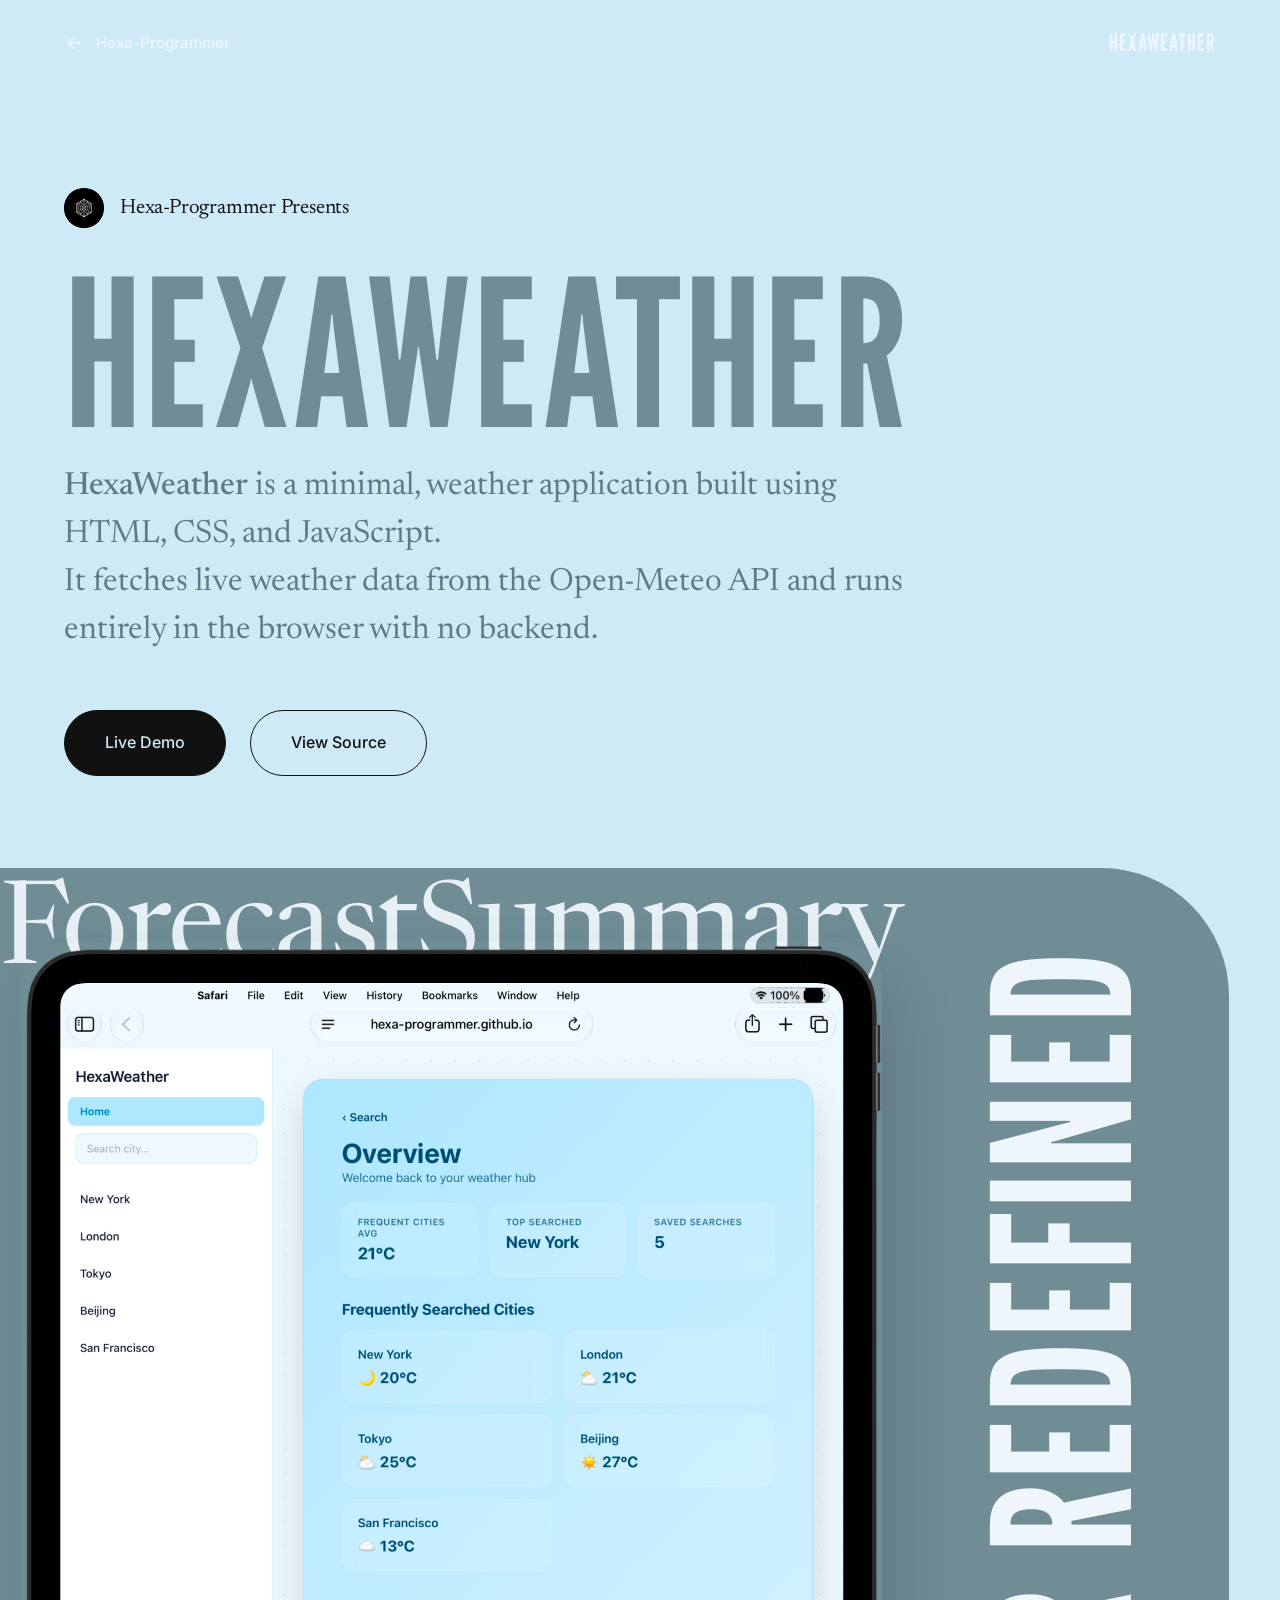
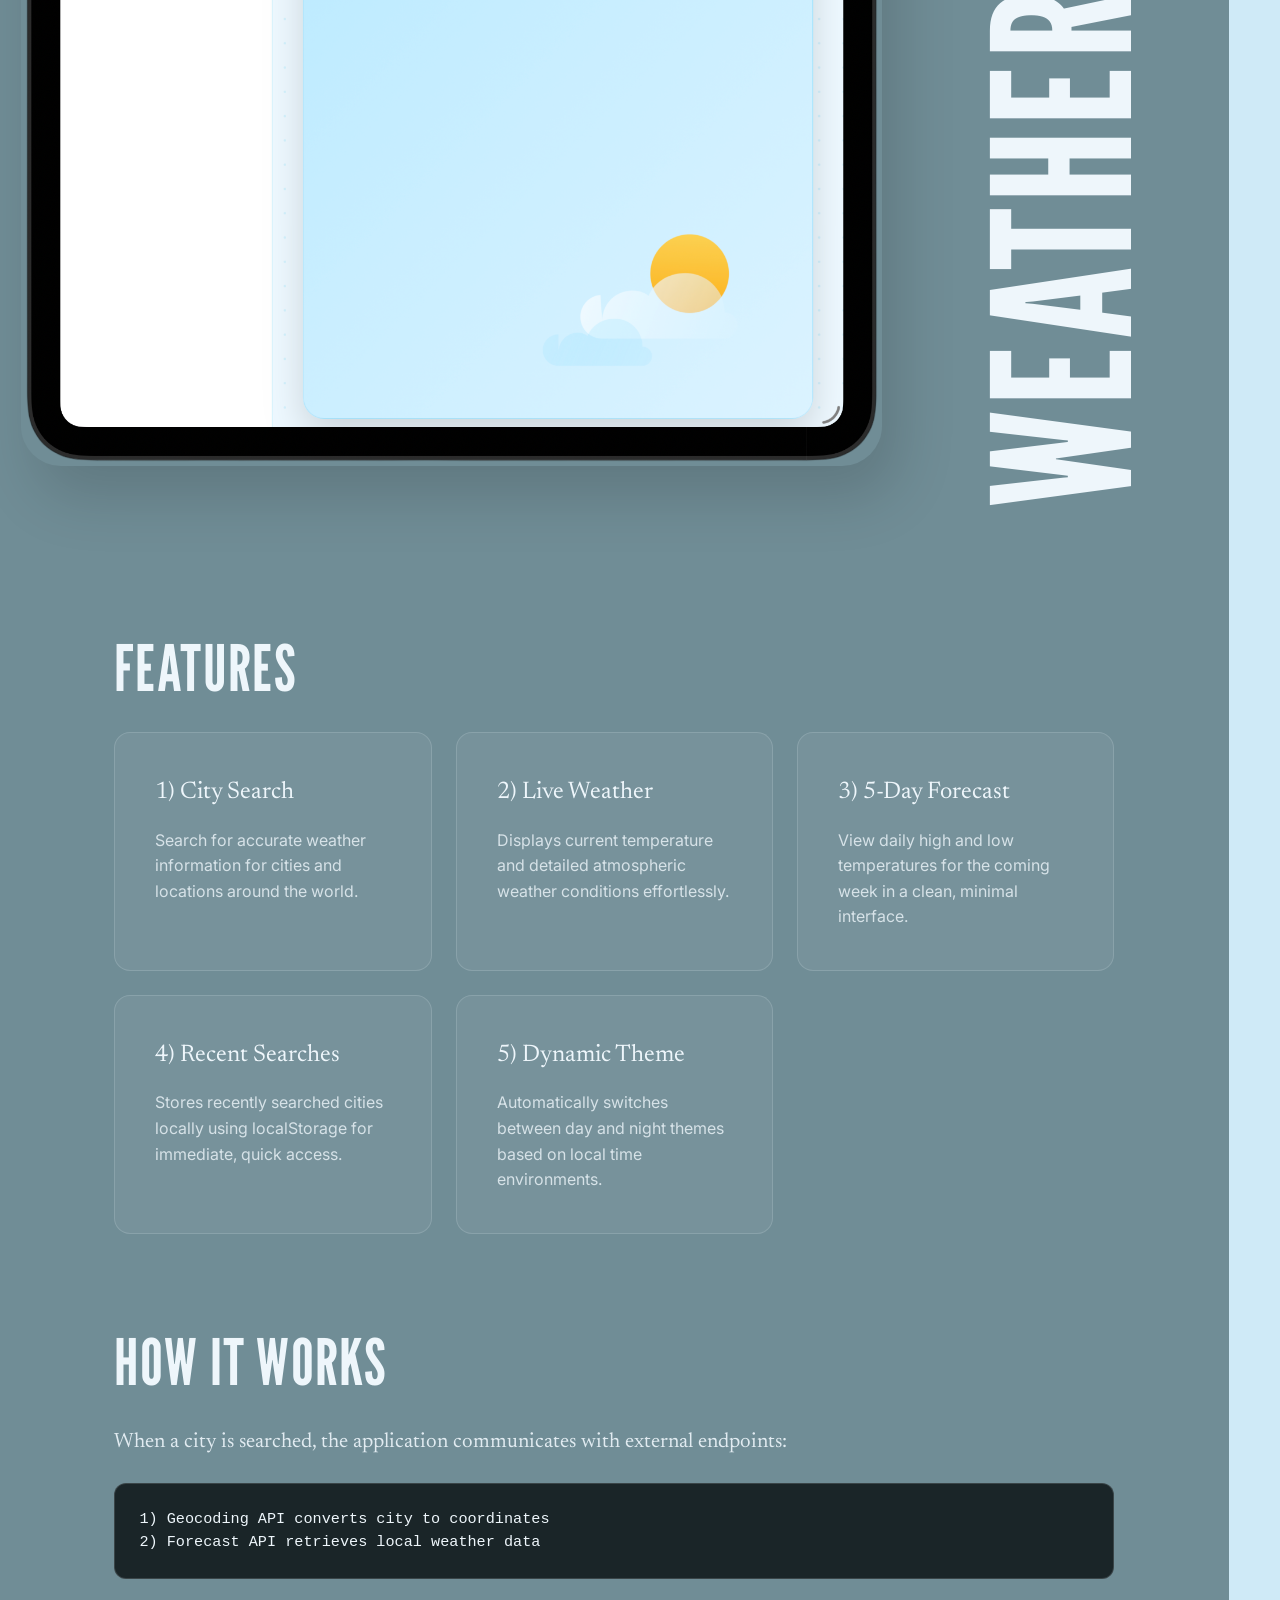
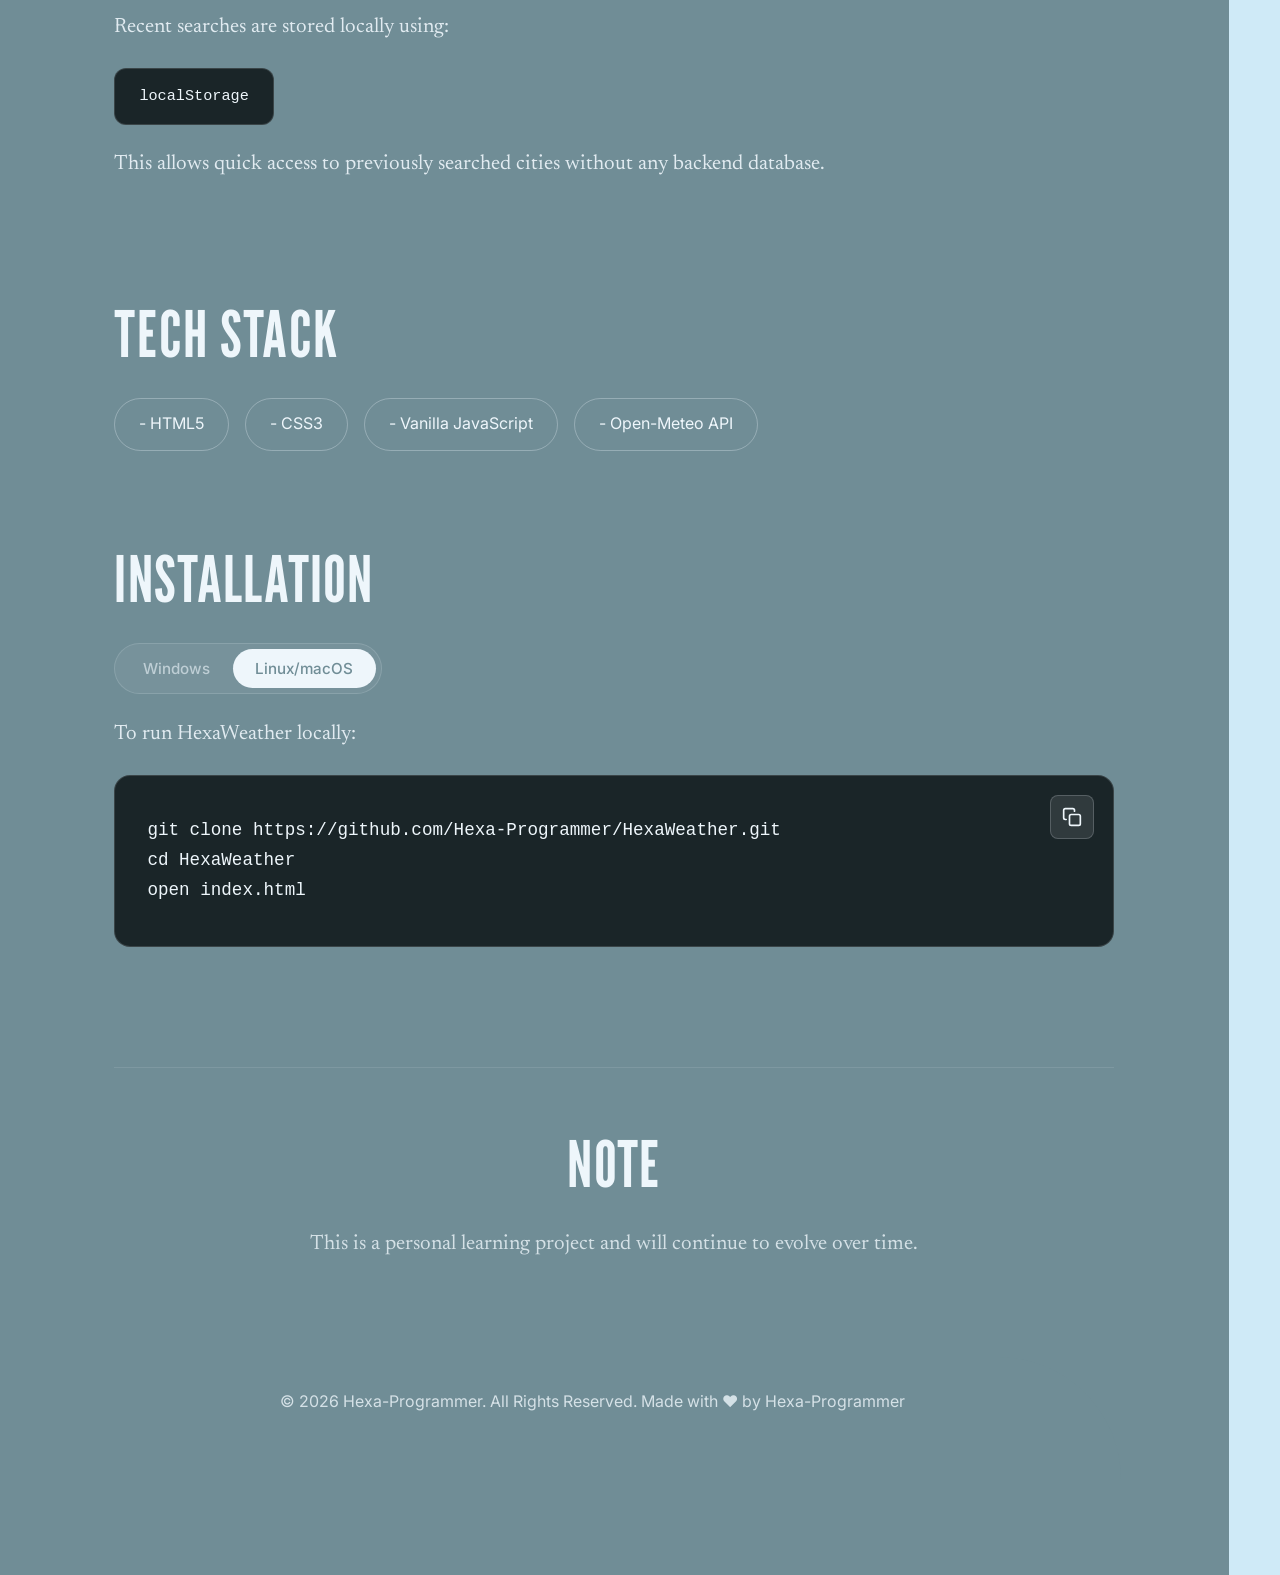
<file: Projects/HexaWeather/index.html>
<!DOCTYPE html>
<html lang="en">
<head>
    <meta charset="UTF-8">
    <meta name="viewport" content="width=device-width, initial-scale=1.0">
    <title>HexaWeather | Hexa-Programmer</title>
    <meta name="description" content="A minimal local-first weather application built using HTML, CSS, and JavaScript. It fetches live weather data from the Open-Meteo API.">
    <meta name="author" content="Hexa-Programmer">
    <meta name="theme-color" content="#cfeaf7">
    
    <link rel="canonical" href="https://hexaprogrammer.dev/hexaweather">
    
    <meta property="og:title" content="HexaWeather | Hexa-Programmer">
    <meta property="og:description" content="A minimal local-first weather application built using HTML, CSS, and JavaScript. It fetches live weather data from the Open-Meteo API.">
    <meta property="og:type" content="website">
    <meta property="og:url" content="https://hexaprogrammer.dev/hexaweather">
    <meta property="og:image" content="https://hexaprogrammer.dev/logo.png">
    
    <meta name="twitter:card" content="summary_large_image">
    <meta name="twitter:title" content="HexaWeather | Hexa-Programmer">
    <meta name="twitter:description" content="A minimal local-first weather application built using HTML, CSS, and JavaScript. It fetches live weather data from the Open-Meteo API.">
    <meta name="twitter:image" content="https://hexaprogrammer.dev/logo.png">

    <script type="application/ld+json">
    {
      "@context": "https://schema.org",
      "@type": "SoftwareApplication",
      "name": "HexaWeather",
      "author": {
        "@type": "Person",
        "name": "Hexa-Programmer"
      },
      "applicationCategory": "ProductivityApplication",
      "operatingSystem": "Web Application",
      "description": "A minimal local-first weather application built using HTML, CSS, and JavaScript. It fetches live weather data from the Open-Meteo API."
    }
    </script>
    
    <link rel="preconnect" href="https://fonts.googleapis.com">
    <link rel="preconnect" href="https://fonts.gstatic.com" crossorigin>
    <link href="https://fonts.googleapis.com/css2?family=Inter:wght@400;500;600&family=League+Gothic&family=Newsreader:opsz,wght@6..72,400;6..72,500&display=swap" rel="stylesheet">
    <link rel="stylesheet" href="style.css">
</head>
<body>
    <header class="project-nav">
        <nav class="project-nav-container" aria-label="Main Navigation">
            <a href="https://hexaprogrammer.dev" class="back-link" aria-label="Back to Portfolio">
                <svg width="20" height="20" viewBox="0 0 24 24" fill="none" stroke="currentColor" stroke-width="2" stroke-linecap="round" stroke-linejoin="round" aria-hidden="true"><line x1="19" y1="12" x2="5" y2="12"></line><polyline points="12 19 5 12 12 5"></polyline></svg>
                <span>Hexa-Programmer</span>
            </a>
            <div class="project-nav-title">HexaWeather</div>
        </nav>
    </header>

    <main>
        <section class="section-light">
            <div class="hero-layout reveal">
                <div class="hero-header-row">
                    <div class="hero-top-accent">
                        <img src="logo.png" alt="Hexa-Programmer Logo" class="presents-logo" width="40" height="40">
                        <span class="hero-badge">Hexa-Programmer Presents</span>
                    </div>
                    <h1 class="hero-title">HexaWeather</h1>
                </div>
                <div class="hero-content-row">
                    <p class="hero-subtitle">
                        <strong>HexaWeather</strong> is a minimal, weather application built using HTML, CSS, and JavaScript. <br>
                        It fetches live weather data from the Open-Meteo API and runs entirely in the browser with no backend.
                    </p>
                    <div class="hero-cta">
                        <a href="https://hexa-programmer.github.io/HexaWeather/" target="_blank" rel="noopener noreferrer" class="btn btn-dark" aria-label="View HexaWeather Live Demo">Live Demo</a>
                        <a href="https://github.com/Hexa-Programmer/HexaWeather" target="_blank" rel="noopener noreferrer" class="btn btn-outline" aria-label="View Source Code on GitHub">View Source</a>
                    </div>
                </div>
            </div>
        </section>

        <section class="section-dark">
            <div class="showcase-layout reveal">
                <div class="showcase-grid">
                    <div class="showcase-image-container">
                        <div class="showcase-bg-text" aria-hidden="true">ForecastSummary</div>
                        <img src="sc.png" alt="HexaWeather Application Interface displaying weather forecast" class="showcase-image" width="1668" height="2388" fetchpriority="high">
                    </div>
                    
                    <div class="showcase-text-right">
                        <span class="vertical-text">WEATHER REDEFINED</span>
                    </div>
                </div>
            </div>

            <div class="project-details reveal">
                
                <div class="detail-section">
                    <h2 class="detail-title">Features</h2>
                    <div class="features-grid">
                        <article class="feature-card">
                            <h3>1) City Search</h3>
                            <p>Search for accurate weather information for cities and locations around the world.</p>
                        </article>
                        <article class="feature-card">
                            <h3>2) Live Weather</h3>
                            <p>Displays current temperature and detailed atmospheric weather conditions effortlessly.</p>
                        </article>
                        <article class="feature-card">
                            <h3>3) 5-Day Forecast</h3>
                            <p>View daily high and low temperatures for the coming week in a clean, minimal interface.</p>
                        </article>
                        <article class="feature-card">
                            <h3>4) Recent Searches</h3>
                            <p>Stores recently searched cities locally using localStorage for immediate, quick access.</p>
                        </article>
                        <article class="feature-card">
                            <h3>5) Dynamic Theme</h3>
                            <p>Automatically switches between day and night themes based on local time environments.</p>
                        </article>
                    </div>
                </div>

                <div class="detail-section split-section">
                    <div class="split-left">
                        <h2 class="detail-title">How it works</h2>
                        <p class="detail-text">When a city is searched, the application communicates with external endpoints:</p>
                        <div class="code-block-wrapper">
                            <pre class="code-block"><code>1) Geocoding API converts city to coordinates
2) Forecast API retrieves local weather data</code></pre>
                        </div>
                        <p class="detail-text mt-2">Recent searches are stored locally using:</p>
                        <pre class="code-block inline-code"><code>localStorage</code></pre>
                        <p class="detail-text mt-1">This allows quick access to previously searched cities without any backend database.</p>
                    </div>
                </div>

                <div class="detail-section">
                    <h2 class="detail-title center-mobile">Tech Stack</h2>
                    <div class="stack-list" aria-label="Technologies Used">
                        <span class="stack-pill">- HTML5</span>
                        <span class="stack-pill">- CSS3</span>
                        <span class="stack-pill">- Vanilla JavaScript</span>
                        <span class="stack-pill">- Open-Meteo API</span>
                    </div>
                </div>

                <div class="detail-section">
                    <h2 class="detail-title center-mobile">Installation</h2>
                    <div class="os-toggle-container">
                        <div class="os-toggle" aria-label="Operating System Selection" role="group">
                            <button class="os-btn" data-os="windows" aria-pressed="false">Windows</button>
                            <button class="os-btn" data-os="unix" aria-pressed="false">Linux/macOS</button>
                        </div>
                    </div>
                    <p class="detail-text center-mobile">To run HexaWeather locally:</p>
                    <div class="code-block-wrapper large-code-block">
                        <button class="copy-btn" id="copy-btn" aria-label="Copy installation commands to clipboard">
                            <svg width="20" height="20" viewBox="0 0 24 24" fill="none" stroke="currentColor" stroke-width="2" stroke-linecap="round" stroke-linejoin="round" aria-hidden="true"><rect x="9" y="9" width="13" height="13" rx="2" ry="2"></rect><path d="M5 15H4a2 2 0 0 1-2-2V4a2 2 0 0 1 2-2h9a2 2 0 0 1 2 2v1"></path></svg>
                        </button>
                        <pre class="code-block"><code id="install-code">git clone https://github.com/Hexa-Programmer/HexaWeather.git
cd HexaWeather
open index.html</code></pre>
                    </div>
                </div>

                <div class="detail-section learning-note">
                    <h2 class="detail-title center-text">Note</h2>
                    <p>This is a personal learning project and will continue to evolve over time.</p>
                </div>

            </div>
            
            <footer class="project-footer section-dark">
                <div class="footer-content">
                    <p>&copy; <span id="year"></span> Hexa-Programmer. All Rights Reserved. Made with ❤️ by Hexa-Programmer</p>
                </div>
            </footer>
        </section>
    </main>

    <script src="script.js" defer></script>
</body>
</html>
</file>
<file: style.css>
:root {
    --bg-color: #FDFDFD;
    --text-primary: #111111;
    --text-secondary: #6E6E73;
    --surface-color: #F5F5F7;
    --surface-hover: #EBEBEF;
    --border-color: #E5E5EA;
    --font-ui: 'Inter', -apple-system, BlinkMacSystemFont, sans-serif;
    --font-editorial: 'Newsreader', serif;
    --nav-bg: rgba(253, 253, 253, 0.8);
}

@media (prefers-color-scheme: dark) {
    :root {
        --bg-color: #000000;
        --text-primary: #F5F5F7;
        --text-secondary: #86868B;
        --surface-color: #161617;
        --surface-hover: #1D1D1F;
        --border-color: #262628;
        --nav-bg: rgba(0, 0, 0, 0.8);
    }
}

* {
    margin: 0;
    padding: 0;
    box-sizing: border-box;
}

html {
    scroll-behavior: smooth;
}

body {
    font-family: var(--font-ui);
    background-color: var(--bg-color);
    color: var(--text-primary);
    line-height: 1.6;
    -webkit-font-smoothing: antialiased;
    -moz-osx-font-smoothing: grayscale;
}

*:focus-visible {
    outline: 2px solid var(--text-primary);
    outline-offset: 4px;
    border-radius: 4px;
}

strong {
    font-weight: 600;
    color: var(--text-primary);
}

em {
    font-family: var(--font-editorial);
    font-style: italic;
    font-weight: 400;
    color: var(--text-primary);
    letter-spacing: -0.01em;
}

.serif {
    font-family: var(--font-editorial);
}

.fixed-nav {
    position: fixed;
    top: 0;
    left: 0;
    width: 100%;
    z-index: 1000;
    background-color: var(--nav-bg);
    backdrop-filter: blur(20px);
    -webkit-backdrop-filter: blur(20px);
    border-bottom: 1px solid var(--border-color);
    opacity: 0;
    transform: translateY(-100%);
    pointer-events: none;
    transition: opacity 0.4s ease, transform 0.4s cubic-bezier(0.16, 1, 0.3, 1);
}

.fixed-nav.nav-visible {
    opacity: 1;
    transform: translateY(0);
    pointer-events: auto;
}

.fixed-nav-container {
    max-width: 1200px;
    margin: 0 auto;
    padding: 1rem 5%;
    display: flex;
    justify-content: space-between;
    align-items: center;
}

.nav-logo-link {
    display: inline-flex;
    align-items: center;
    text-decoration: none;
}

.nav-logo-img {
    height: 28px;
    width: 28px;
    border-radius: 50%;
    object-fit: cover;
}

.fixed-nav-links {
    display: flex;
    gap: 2rem;
}

.fixed-nav-item {
    font-size: 0.875rem;
    color: var(--text-secondary);
    text-decoration: none;
    transition: color 0.2s ease;
    font-weight: 400;
}

.fixed-nav-item:hover {
    color: var(--text-primary);
}

.hero-section {
    min-height: 100vh;
    display: flex;
    align-items: center;
    padding: 0 5%;
    max-width: 1400px;
    margin: 0 auto;
}

.hero-layout {
    display: grid;
    grid-template-columns: 1fr auto;
    gap: 4rem;
    width: 100%;
    align-items: center;
    animation: fadeIn 1.2s ease-out forwards;
}

.hero-left {
    max-width: 850px;
}

.hero-logo {
    width: 110px;
    height: 110px;
    border-radius: 50%;
    object-fit: cover;
    margin-bottom: 2rem;
    border: 1px solid var(--border-color);
    background-color: var(--surface-color);
}

.hero-badge {
    display: block;
    font-size: 0.85rem;
    font-weight: 600;
    letter-spacing: 0.05em;
    text-transform: uppercase;
    color: var(--text-secondary);
    margin-bottom: 1.5rem;
}

.hero-title {
    font-family: var(--font-editorial);
    font-size: clamp(2.8rem, 6vw, 5.2rem);
    line-height: 1.05;
    font-weight: 500;
    letter-spacing: -0.03em;
    margin-bottom: 1.5rem;
    color: var(--text-primary);
}

.hero-subtitle {
    font-size: clamp(1.1rem, 2vw, 1.35rem);
    color: var(--text-secondary);
    max-width: 600px;
    font-weight: 300;
}

.hero-nav-right {
    display: flex;
    flex-direction: column;
    gap: 1.2rem;
    text-align: right;
    border-left: 1px solid var(--border-color);
    padding-left: 3.5rem;
}

.nav-btn {
    text-decoration: none;
    font-size: clamp(1.6rem, 3vw, 2.5rem);
    font-family: var(--font-editorial);
    color: var(--text-secondary);
    transition: color 0.3s ease, transform 0.3s ease;
    display: block;
    font-weight: 400;
}

.nav-btn:hover {
    color: var(--text-primary);
    transform: translateX(-10px);
}

.section {
    padding: 7rem 5%;
    max-width: 1100px;
    margin: 0 auto;
}

.section-title {
    font-family: var(--font-editorial);
    font-size: clamp(2rem, 3.5vw, 3rem);
    font-weight: 400;
    letter-spacing: -0.02em;
    margin-bottom: 3.5rem;
    color: var(--text-primary);
    border-bottom: 1px solid var(--border-color);
    padding-bottom: 1.2rem;
}

.btn {
    text-decoration: none;
    padding: 0.85rem 1.6rem;
    border-radius: 999px;
    font-size: 0.95rem;
    font-weight: 500;
    transition: all 0.25s ease;
    display: inline-block;
}

.btn-secondary {
    background-color: transparent;
    color: var(--text-primary);
    border: 1px solid var(--border-color);
}

.btn-secondary:hover {
    background-color: var(--surface-color);
    border-color: var(--text-primary);
}

.about-grid {
    display: grid;
    grid-template-columns: 1fr 1.5fr;
    gap: 4rem;
    align-items: start;
}

.serif-lead {
    font-family: var(--font-editorial);
    font-size: 1.8rem;
    line-height: 1.3;
    color: var(--text-primary);
    font-style: italic;
    font-weight: 400;
}

.about-text p {
    font-size: 1.1rem;
    color: var(--text-secondary);
    margin-bottom: 1.5rem;
    line-height: 1.7;
    font-weight: 300;
}

.projects-grid {
    display: grid;
    grid-template-columns: repeat(auto-fit, minmax(320px, 1fr));
    gap: 2rem;
}

.project-card {
    background-color: var(--surface-color);
    padding: 2.2rem;
    border-radius: 1.25rem;
    display: flex;
    flex-direction: column;
    border: 1px solid transparent;
    transition: transform 0.25s ease, background-color 0.25s ease, border-color 0.25s ease;
    height: 100%;
}

.project-card:hover {
    transform: translateY(-4px);
    background-color: var(--surface-hover);
    border-color: var(--border-color);
}

.project-title {
    font-family: var(--font-editorial);
    font-size: 1.6rem;
    font-weight: 500;
    letter-spacing: -0.01em;
    color: var(--text-primary);
    margin-bottom: 0.8rem;
}

.project-desc {
    color: var(--text-secondary);
    font-size: 0.95rem;
    line-height: 1.6;
    margin-bottom: 2rem;
    font-weight: 300;
}

.project-tech-list {
    display: flex;
    flex-wrap: wrap;
    gap: 0.5rem;
    margin-top: auto;
}

.project-tech-list span {
    font-size: 0.8rem;
    color: var(--text-primary);
    background-color: var(--bg-color);
    padding: 0.3rem 0.75rem;
    border-radius: 999px;
    border: 1px solid var(--border-color);
    font-weight: 400;
}

.stack-categories {
    display: flex;
    flex-direction: column;
    gap: 2.5rem;
}

.stack-category {
    background-color: var(--surface-color);
    padding: 2.2rem;
    border-radius: 1.25rem;
    border: 1px solid var(--border-color);
}

.stack-category-title {
    font-family: var(--font-editorial);
    font-size: 1.5rem;
    font-weight: 500;
    color: var(--text-primary);
    margin-bottom: 1.2rem;
}

.stack-items {
    display: flex;
    flex-wrap: wrap;
    gap: 0.75rem;
}

.stack-pill {
    background-color: var(--bg-color);
    color: var(--text-primary);
    border: 1px solid var(--border-color);
    padding: 0.6rem 1.2rem;
    border-radius: 999px;
    font-size: 0.9rem;
    font-weight: 500;
}

.github-container {
    background-color: var(--surface-color);
    padding: 3.5rem;
    border-radius: 1.5rem;
}

.github-bio {
    font-family: var(--font-editorial);
    font-size: clamp(1.3rem, 2.5vw, 1.75rem);
    color: var(--text-primary);
    margin-bottom: 3rem;
    font-style: italic;
    line-height: 1.4;
    max-width: 900px;
    font-weight: 400;
}

.github-stats {
    display: grid;
    grid-template-columns: repeat(auto-fit, minmax(160px, 1fr));
    gap: 2.5rem;
    margin-bottom: 3rem;
}

.stat-item {
    display: flex;
    flex-direction: column;
}

.stat-number {
    font-size: 2.8rem;
    font-weight: 300;
    letter-spacing: -0.03em;
    color: var(--text-primary);
    line-height: 1;
    margin-bottom: 0.6rem;
}

.stat-label {
    font-size: 0.85rem;
    color: var(--text-secondary);
    font-weight: 400;
}

.contact-card {
    background-color: var(--surface-color);
    padding: 4rem 3.5rem;
    border-radius: 1.5rem;
    text-align: center;
    display: flex;
    flex-direction: column;
    align-items: center;
}

.contact-heading {
    font-size: clamp(2rem, 3.5vw, 2.8rem);
    color: var(--text-primary);
    margin-bottom: 1rem;
    font-weight: 400;
}

.contact-desc {
    color: var(--text-secondary);
    font-size: 1.05rem;
    max-width: 500px;
    margin-bottom: 2.5rem;
    font-weight: 300;
}

.contact-links {
    display: flex;
    gap: 1.5rem;
}

.contact-link {
    display: inline-flex;
    align-items: center;
    gap: 0.5rem;
    text-decoration: none;
    color: var(--text-primary);
    border: 1px solid var(--border-color);
    padding: 0.75rem 1.4rem;
    border-radius: 999px;
    font-size: 0.95rem;
    transition: all 0.25s ease;
    background-color: var(--bg-color);
    font-weight: 500;
}

.contact-link:hover {
    border-color: var(--text-primary);
    transform: translateY(-2px);
}

.footer {
    padding: 4rem 5%;
    border-top: 1px solid var(--border-color);
    text-align: center;
}

.footer-content p {
    font-size: 0.85rem;
    color: var(--text-secondary);
    font-weight: 300;
}

.reveal {
    opacity: 0;
    transform: translateY(24px);
    transition: opacity 0.8s cubic-bezier(0.16, 1, 0.3, 1), transform 0.8s cubic-bezier(0.16, 1, 0.3, 1);
}

.reveal.active {
    opacity: 1;
    transform: translateY(0);
}

@keyframes fadeIn {
    to {
        opacity: 1;
        transform: translateY(0);
    }
}

@media (max-width: 900px) {
    .hero-layout {
        grid-template-columns: 1fr;
        gap: 3rem;
        padding-top: 4rem;
        padding-bottom: 4rem;
    }

    .hero-nav-right {
        text-align: left;
        border-left: none;
        border-top: 1px solid var(--border-color);
        padding-left: 0;
        padding-top: 2.5rem;
        flex-direction: row;
        flex-wrap: nowrap;
        justify-content: space-between;
        align-items: center;
        gap: 1rem;
        overflow-x: auto;
        -webkit-overflow-scrolling: touch;
        padding-bottom: 0.5rem; 
        width: 100%;
    }

    .nav-btn {
        font-size: clamp(1.1rem, 3vw, 1.5rem);
        white-space: nowrap;
    }

    .nav-btn:hover {
        transform: translateY(-3px);
    }
}

@media (max-width: 768px) {
    .fixed-nav-links {
        display: none;
    }

    .hero-nav-right {
        gap: 0.5rem;
    }
    
    .nav-btn {
        font-size: clamp(0.9rem, 3.5vw, 1.1rem);
    }

    .about-grid {
        grid-template-columns: 1fr;
        gap: 2rem;
    }

    .github-container, .contact-card {
        padding: 2.5rem 1.5rem;
    }

    .contact-links {
        flex-direction: column;
        width: 100%;
    }

    .contact-link {
        justify-content: center;
        width: 100%;
    }
}

.project-link {
    text-decoration: none;
    color: inherit;
    display: block;
    height: 100%;
}
</file>
<file: Projects/HexaCalculator/style.css>
:root {
    --hc-bg-light: #617AFA;
    --hc-primary-dark: #0A1340;
    --hc-text-on-light: #0A1340;
    --hc-text-body: #111C54;
    --hc-text-dark: #0A1340;
    --hc-text-on-dark: #617AFA;
    --hc-text-light: #F4F7FF;
    --font-ui: 'Inter', -apple-system, BlinkMacSystemFont, sans-serif;
    --font-editorial: 'Newsreader', serif;
    --font-display: 'League Gothic', sans-serif;
}

@media (prefers-color-scheme: dark) {
    :root {
        --hc-bg-light: #0D1640;
        --hc-primary-dark: #05091A;
        --hc-text-on-light: #617AFA;
        --hc-text-body: #8A9CE8;
        --hc-text-dark: #E0E7FF;
        --hc-text-on-dark: #3F55B5;
        --hc-text-light: #E0E7FF;
    }
}

* {
    margin: 0;
    padding: 0;
    box-sizing: border-box;
}

html, body {
    overflow-x: hidden;
    width: 100%;
    max-width: 100vw;
}

html {
    scroll-behavior: smooth;
    background-color: var(--hc-bg-light);
}

body {
    font-family: var(--font-ui);
    line-height: 1.6;
    -webkit-font-smoothing: antialiased;
    -moz-osx-font-smoothing: grayscale;
}

*:focus-visible {
    outline: 2px solid currentColor;
    outline-offset: 4px;
    border-radius: 4px;
}

strong {
    font-weight: 500;
}

.mt-1 { margin-top: 1rem; }
.mt-2 { margin-top: 2rem; }
.center-text { text-align: center; }

.section-light {
    background-color: transparent;
    color: var(--hc-text-on-light);
    min-height: 100vh;
    display: flex;
    flex-direction: column;
    justify-content: center;
    padding: 8rem 5% 4rem 5%;
}

.section-dark {
    background-color: var(--hc-primary-dark);
    color: var(--hc-text-light);
    min-height: 100vh;
    display: flex;
    flex-direction: column;
    justify-content: flex-start;
    padding: 0 5% 6rem 5%;
    position: relative;
    border-top-left-radius: 5rem;
    border-top-right-radius: 5rem;
    width: 96%;
    margin: -2rem auto 0 auto;
    z-index: 2;
}

.project-nav {
    position: fixed;
    top: 0;
    left: 0;
    width: 100%;
    z-index: 1000;
    padding: 1.5rem 5%;
    background-color: transparent;
    border-bottom: 1px solid transparent;
    color: var(--hc-text-dark);
    transition: color 0.4s ease;
}

.project-nav.nav-light-text {
    color: var(--hc-text-light);
}

.project-nav-container {
    max-width: 1400px;
    margin: 0 auto;
    display: flex;
    justify-content: space-between;
    align-items: center;
}

.back-link {
    display: inline-flex;
    align-items: center;
    gap: 0.75rem;
    text-decoration: none;
    color: inherit;
    font-weight: 500;
    font-size: 0.95rem;
    transition: transform 0.2s ease;
}

.back-link:hover {
    transform: translateX(-4px);
}

.project-nav-title {
    font-family: var(--font-display);
    font-size: 1.5rem;
    letter-spacing: 0.04em;
    text-transform: uppercase;
}

.hero-layout {
    max-width: 1200px;
    margin: 0 auto;
    width: 100%;
}

.hero-header-row {
    display: flex;
    align-items: flex-end;
    gap: 2rem;
    margin-bottom: 2rem;
    flex-wrap: wrap;
}

.hero-top-accent {
    display: flex;
    align-items: center;
    gap: 1rem;
    margin-bottom: 1rem;
}

.presents-logo {
    border-radius: 50%;
    object-fit: cover;
    background-color: var(--hc-text-dark);
}

.hero-badge {
    font-family: var(--font-editorial);
    font-size: 1.3rem;
    color: var(--hc-text-dark);
    letter-spacing: -0.01em;
}

.hero-title {
    font-family: var(--font-display);
    font-size: clamp(5rem, 16vw, 15rem);
    font-weight: 400;
    letter-spacing: 0.01em;
    line-height: 0.75;
    color: var(--hc-text-on-light);
    text-transform: uppercase;
    word-wrap: break-word;
}

.hero-content-row {
    max-width: 850px;
}

.hero-subtitle {
    font-family: var(--font-editorial);
    font-size: clamp(1.2rem, 3vw, 2rem);
    font-weight: 400;
    line-height: 1.5;
    color: var(--hc-text-body);
    margin-bottom: 3.5rem;
}

.hero-cta {
    display: flex;
    gap: 1.5rem;
    flex-wrap: wrap;
}

.btn {
    text-decoration: none;
    padding: 1.2rem 2.5rem;
    border-radius: 999px;
    font-size: 1rem;
    font-weight: 500;
    font-family: var(--font-ui);
    transition: background-color 0.25s ease, color 0.25s ease, border-color 0.25s ease;
    display: inline-block;
    text-align: center;
}

.btn-dark {
    background-color: var(--hc-text-dark);
    color: var(--hc-bg-light);
    border: 1px solid var(--hc-text-dark);
}

.btn-dark:hover {
    background-color: transparent;
    color: var(--hc-text-dark);
}

.btn-outline {
    background-color: transparent;
    color: var(--hc-text-dark);
    border: 1px solid var(--hc-text-dark);
}

.btn-outline:hover {
    background-color: var(--hc-text-dark);
    color: var(--hc-bg-light);
}

.showcase-layout {
    max-width: 1400px;
    margin: 0 auto;
    width: 100%;
    position: relative;
    padding-top: 5rem;
}

.showcase-grid {
    position: relative;
    z-index: 10;
    display: grid;
    grid-template-columns: 1fr auto 1fr;
    gap: clamp(1rem, 3vw, 5rem);
    align-items: center;
    width: 100%;
    max-width: 1200px;
    margin: 0 auto;
}

.showcase-text-left {
    display: flex;
    justify-content: flex-end;
    align-items: center;
    z-index: 20;
}

.showcase-text-right {
    display: flex;
    justify-content: flex-start;
    align-items: center;
    z-index: 20;
}

.vertical-text {
    writing-mode: vertical-rl;
    text-orientation: mixed;
    transform: rotate(180deg);
    font-family: var(--font-display);
    font-size: clamp(5rem, 12vw, 15rem);
    font-weight: 400;
    text-transform: uppercase;
    letter-spacing: 0.02em;
    color: var(--hc-text-on-dark);
    white-space: nowrap;
    line-height: 0.75;
}

.showcase-center {
    position: relative;
    z-index: 10;
    width: 100%;
    max-width: 750px;
    display: flex;
    justify-content: center;
    margin: 0 auto;
}

.showcase-bg-text {
    position: absolute;
    top: 0; 
    left: 50%;
    transform: translate(-50%, -50%);
    z-index: 1;
    font-family: var(--font-editorial);
    font-style: normal; 
    font-size: clamp(3rem, 10vw, 9rem);
    font-weight: 400;
    color: var(--hc-text-on-dark);
    line-height: 1;
    letter-spacing: -0.02em;
    white-space: nowrap;
    opacity: 0.95;
    text-align: center;
}

.showcase-image {
    width: 100%;
    height: auto;
    display: block;
    position: relative;
    z-index: 2;
    border-radius: 2rem;
    box-shadow: 0 30px 60px rgba(0,0,0,0.3);
}

.project-details {
    width: 100%;
    max-width: 1000px;
    margin: 8rem auto 0 auto;
    display: flex;
    flex-direction: column;
    gap: 6rem;
    padding-bottom: 2rem;
    box-sizing: border-box;
}

.detail-section {
    width: 100%;
    max-width: 100%;
    min-width: 0;
    box-sizing: border-box;
}

.detail-title {
    font-family: var(--font-display);
    font-size: clamp(2.5rem, 6vw, 4rem);
    color: var(--hc-text-on-dark);
    margin-bottom: 2rem;
    text-transform: uppercase;
    letter-spacing: 0.02em;
    line-height: 1;
}

.detail-text {
    font-family: var(--font-ui);
    font-size: 1.1rem;
    color: var(--hc-text-light);
    opacity: 0.9;
    max-width: 800px;
    margin-bottom: 1.5rem;
}

.features-grid {
    display: grid;
    grid-template-columns: repeat(auto-fit, minmax(280px, 1fr));
    gap: 2rem;
}

.feature-card {
    background-color: rgba(97, 122, 250, 0.05);
    border: 1px solid rgba(97, 122, 250, 0.15);
    padding: 2.5rem;
    border-radius: 1rem;
    position: relative;
}

.feature-number {
    font-family: var(--font-display);
    font-size: 3.5rem;
    color: var(--hc-text-on-dark);
    opacity: 0.2;
    position: absolute;
    top: 1rem;
    right: 1.5rem;
    line-height: 1;
}

.feature-card h3 {
    font-family: var(--font-editorial);
    font-size: 1.5rem;
    font-weight: 400;
    color: var(--hc-text-on-dark);
    margin-bottom: 1rem;
    margin-top: 1rem;
}

.feature-card p {
    font-size: 1rem;
    color: var(--hc-text-light);
    opacity: 0.8;
    line-height: 1.6;
}

.split-section {
    display: block;
}

.os-toggle-container {
    display: flex;
    align-items: center;
    margin-bottom: 1.5rem;
    width: 100%;
    overflow-x: auto;
    -webkit-overflow-scrolling: touch;
}

.os-toggle {
    display: inline-flex;
    background-color: rgba(97, 122, 250, 0.05);
    padding: 0.35rem;
    border-radius: 999px;
    border: 1px solid rgba(97, 122, 250, 0.15);
}

.os-btn {
    background: transparent;
    border: none;
    color: rgba(244, 247, 255, 0.6);
    padding: 0.6rem 1.4rem;
    border-radius: 999px;
    font-family: var(--font-ui);
    font-size: 0.95rem;
    font-weight: 500;
    cursor: pointer;
    transition: background-color 0.25s ease, color 0.25s ease;
    white-space: nowrap;
}

.os-btn.active {
    background-color: var(--hc-text-on-dark);
    color: var(--hc-primary-dark);
}

.os-btn:hover:not(.active) {
    color: var(--hc-text-on-dark);
}

.code-block-wrapper {
    position: relative;
    margin-bottom: 1.5rem;
    width: 100%;
    max-width: 100%;
    box-sizing: border-box;
}

.code-block {
    background-color: rgba(4, 8, 25, 0.6);
    padding: 1.5rem;
    border-radius: 0.75rem;
    border: 1px solid rgba(97, 122, 250, 0.15);
    overflow-x: auto;
    -webkit-overflow-scrolling: touch;
    margin-bottom: 0;
    width: 100%;
    max-width: 100%;
    box-sizing: border-box;
}

.code-block.inline-code {
    display: inline-block;
    padding: 1rem 1.5rem;
    width: auto;
}

.large-code-block .code-block {
    padding: 2.5rem 2rem;
    border-radius: 1rem;
}

.large-code-block .code-block code {
    font-size: 1.1rem;
    line-height: 1.7;
}

.code-block code {
    font-family: ui-monospace, SFMono-Regular, Menlo, Monaco, Consolas, monospace;
    font-size: 0.95rem;
    color: var(--hc-text-on-dark);
    line-height: 1.5;
    white-space: pre;
}

.copy-btn {
    position: absolute;
    top: 1.25rem;
    right: 1.25rem;
    background: rgba(97, 122, 250, 0.1);
    border: 1px solid rgba(97, 122, 250, 0.2);
    color: var(--hc-text-on-dark);
    width: 44px;
    height: 44px;
    border-radius: 0.5rem;
    display: flex;
    align-items: center;
    justify-content: center;
    cursor: pointer;
    transition: background-color 0.2s ease;
    z-index: 5;
}

.copy-btn:hover {
    background: rgba(97, 122, 250, 0.25);
}

.stack-list {
    display: flex;
    flex-wrap: wrap;
    gap: 1rem;
}

.stack-pill {
    background-color: transparent;
    color: var(--hc-text-on-dark);
    border: 1px solid rgba(97, 122, 250, 0.3);
    padding: 0.8rem 1.5rem;
    border-radius: 999px;
    font-size: 1rem;
    font-family: var(--font-ui);
}

.learning-note {
    text-align: center;
    padding: 4rem 0;
    border-top: 1px solid rgba(97, 122, 250, 0.1);
}

.learning-note p {
    font-family: var(--font-ui);
    font-size: 1.1rem;
    color: var(--hc-text-light);
    opacity: 0.8;
}

.project-footer {
    padding: 2rem 5% 4rem 5%;
    text-align: center;
    min-height: auto;
    margin-top: 0;
}

.footer-content p {
    font-size: 1rem;
    color: var(--hc-text-light);
    opacity: 0.8;
    font-family: var(--font-ui);
}

.reveal {
    opacity: 0;
    transform: translateY(30px);
    transition: opacity 0.8s cubic-bezier(0.16, 1, 0.3, 1), transform 0.8s cubic-bezier(0.16, 1, 0.3, 1);
}

.reveal.active {
    opacity: 1;
    transform: translateY(0);
}

@media (max-width: 900px) {
    .section-dark {
        width: 100%;
        padding: 0 5% 4rem 5%;
        border-top-left-radius: 3rem;
        border-top-right-radius: 3rem;
        margin-top: -1rem;
    }

    .hero-header-row {
        flex-direction: column;
        align-items: flex-start;
        gap: 1rem;
    }

    .hero-title {
        font-size: clamp(4.5rem, 18vw, 7rem);
    }

    .showcase-grid {
        grid-template-columns: 1fr;
        gap: 4rem;
        margin-top: 5rem;
    }

    .showcase-text-left, .showcase-text-right {
        justify-content: center;
        padding-left: 0;
        padding-right: 0;
    }

    .vertical-text {
        writing-mode: horizontal-tb;
        transform: none;
        font-size: clamp(4rem, 15vw, 6rem);
        line-height: 1;
        white-space: normal;
        text-align: center;
    }

    .showcase-center {
        max-width: 100%;
    }

    .showcase-bg-text {
        font-size: clamp(3rem, 11vw, 5rem);
        left: 50%;
        transform: translate(-50%, -60%);
    }

    .features-grid {
        grid-template-columns: 1fr;
    }

    .project-details {
        gap: 4rem;
        margin-top: 4rem;
        padding-left: 0.5rem;
        padding-right: 0.5rem;
    }

    .center-mobile {
        text-align: center;
    }

    .os-toggle-container {
        justify-content: center;
    }

    .stack-list {
        justify-content: center;
    }

    .large-code-block .code-block {
        padding: 1.5rem;
    }

    .large-code-block .code-block code {
        font-size: 0.95rem;
    }

    .copy-btn {
        top: 0.75rem;
        right: 0.75rem;
        width: 36px;
        height: 36px;
    }
    
    .hero-cta {
        flex-direction: column;
    }

    .hero-cta .btn {
        width: 100%;
    }
}
</file>
<file: Projects/HexaFocus/style.css>
/* style.css */
:root {
    --hf-bg-light: #c2ee74;
    --hf-primary-dark: #436127;
    --hf-text-on-light: #233612;
    --hf-text-body: #324d1a;
    --hf-text-dark: #111111;
    --hf-text-on-dark: #c2ee74;
    --font-ui: 'Inter', -apple-system, BlinkMacSystemFont, sans-serif;
    --font-editorial: 'Newsreader', serif;
    --font-display: 'League Gothic', sans-serif;
}

@media (prefers-color-scheme: dark) {
    :root {
        --hf-bg-light: #18240e;
        --hf-primary-dark: #263815;
        --hf-text-on-light: #a8d65a;
        --hf-text-body: #8cb54a;
        --hf-text-dark: #e8fcd4;
        --hf-text-on-dark: #c2ee74;
    }
}

* {
    margin: 0;
    padding: 0;
    box-sizing: border-box;
}

html, body {
    overflow-x: hidden;
    width: 100%;
    max-width: 100vw;
}

html {
    scroll-behavior: smooth;
    background-color: var(--hf-bg-light);
}

body {
    font-family: var(--font-ui);
    line-height: 1.6;
    -webkit-font-smoothing: antialiased;
    -moz-osx-font-smoothing: grayscale;
}

*:focus-visible {
    outline: 2px solid currentColor;
    outline-offset: 4px;
    border-radius: 4px;
}

strong {
    font-weight: 500;
}

.mt-1 { margin-top: 1rem; }
.mt-2 { margin-top: 2rem; }
.center-text { text-align: center; }

.section-light {
    background-color: transparent;
    color: var(--hf-text-on-light);
    min-height: 100vh;
    display: flex;
    flex-direction: column;
    justify-content: center;
    padding: 8rem 5% 4rem 5%;
}

.section-dark {
    background-color: var(--hf-primary-dark);
    color: var(--hf-text-on-dark);
    min-height: 100vh;
    display: flex;
    flex-direction: column;
    justify-content: flex-start;
    padding: 0 5% 6rem 5%;
    position: relative;
    border-top-left-radius: 8rem;
    border-top-right-radius: 0;
    width: 96%;
    margin-left: auto;
    margin-right: 0;
    margin-top: -2rem;
    z-index: 2;
}

.project-nav {
    position: fixed;
    top: 0;
    left: 0;
    width: 100%;
    z-index: 1000;
    padding: 1.5rem 5%;
    background-color: transparent;
    border-bottom: 1px solid transparent;
    color: var(--hf-text-dark);
    transition: color 0.4s ease;
}

.project-nav.nav-light-text {
    color: var(--hf-text-on-dark);
}

.project-nav-container {
    max-width: 1400px;
    margin: 0 auto;
    display: flex;
    justify-content: space-between;
    align-items: center;
}

.back-link {
    display: inline-flex;
    align-items: center;
    gap: 0.75rem;
    text-decoration: none;
    color: inherit;
    font-weight: 500;
    font-size: 0.95rem;
    transition: transform 0.2s ease;
}

.back-link:hover {
    transform: translateX(-4px);
}

.project-nav-title {
    font-family: var(--font-display);
    font-size: 1.5rem;
    letter-spacing: 0.04em;
    text-transform: uppercase;
}

.hero-layout {
    max-width: 1200px;
    margin: 0 auto;
    width: 100%;
}

.hero-header-row {
    display: flex;
    align-items: flex-end;
    gap: 2rem;
    margin-bottom: 2rem;
    flex-wrap: wrap;
}

.hero-top-accent {
    display: flex;
    align-items: center;
    gap: 1rem;
    margin-bottom: 1rem;
}

.presents-logo {
    border-radius: 50%;
    object-fit: cover;
    background-color: var(--hf-text-dark);
}

.hero-badge {
    font-family: var(--font-editorial);
    font-size: 1.3rem;
    color: var(--hf-text-dark);
    letter-spacing: -0.01em;
}

.hero-title {
    font-family: var(--font-display);
    font-size: clamp(5rem, 16vw, 15rem);
    font-weight: 400;
    letter-spacing: 0.01em;
    line-height: 0.75;
    color: var(--hf-text-on-light);
    text-transform: uppercase;
    word-wrap: break-word;
}

.hero-content-row {
    max-width: 850px;
}

.hero-subtitle {
    font-family: var(--font-editorial);
    font-size: clamp(1.2rem, 3vw, 2rem);
    font-weight: 400;
    line-height: 1.5;
    color: var(--hf-text-body);
    margin-bottom: 3.5rem;
}

.hero-cta {
    display: flex;
    gap: 1.5rem;
    flex-wrap: wrap;
}

.btn {
    text-decoration: none;
    padding: 1.2rem 2.5rem;
    border-radius: 999px;
    font-size: 1rem;
    font-weight: 500;
    font-family: var(--font-ui);
    transition: background-color 0.25s ease, color 0.25s ease, border-color 0.25s ease;
    display: inline-block;
    text-align: center;
}

.btn-dark {
    background-color: var(--hf-text-dark);
    color: var(--hf-bg-light);
    border: 1px solid var(--hf-text-dark);
}

.btn-dark:hover {
    background-color: transparent;
    color: var(--hf-text-dark);
}

.btn-outline {
    background-color: transparent;
    color: var(--hf-text-dark);
    border: 1px solid var(--hf-text-dark);
}

.btn-outline:hover {
    background-color: var(--hf-text-dark);
    color: var(--hf-bg-light);
}

.showcase-layout {
    max-width: 1400px;
    margin: 0 auto;
    width: 100%;
    position: relative;
    padding-top: 5rem;
}

.showcase-grid {
    position: relative;
    z-index: 10;
    display: flex;
    flex-direction: row;
    align-items: center;
    justify-content: space-between;
    width: 100%;
}

.showcase-text-left {
    display: flex;
    align-items: flex-end;
    gap: 0.5rem;
    padding-left: 8%;
    flex: 0 0 auto;
    z-index: 20;
}

.vertical-text {
    writing-mode: vertical-rl;
    text-orientation: mixed;
    transform: rotate(180deg);
    font-family: var(--font-display);
    font-size: clamp(6rem, 15vw, 16rem);
    font-weight: 400;
    text-transform: uppercase;
    letter-spacing: 0.02em;
    color: var(--hf-text-on-dark);
    white-space: nowrap;
    line-height: 0.75;
}

.horizontal-subtext {
    font-family: var(--font-display);
    font-size: clamp(2rem, 4vw, 4.5rem);
    font-weight: 400;
    text-transform: uppercase;
    letter-spacing: 0.02em;
    color: var(--hf-text-on-dark);
    white-space: nowrap;
    line-height: 1;
    margin-bottom: 0.5rem;
}

.showcase-image-container {
    position: relative;
    z-index: 10;
    width: 1050px;
    max-width: 115vw;
    flex-shrink: 0;
    margin-left: auto;
    transform: translateX(18%);
}

.showcase-bg-text {
    position: absolute;
    top: 0; 
    left: 45%;
    transform: translate(-50%, -55%);
    z-index: 1;
    font-family: var(--font-editorial);
    font-style: normal; 
    font-size: clamp(3rem, 7vw, 9rem);
    font-weight: 400;
    color: var(--hf-text-on-dark);
    line-height: 1;
    letter-spacing: -0.02em;
    white-space: nowrap;
    opacity: 0.95;
    text-align: center;
}

.showcase-image {
    width: 100%;
    height: auto;
    display: block;
    position: relative;
    z-index: 2;
    border-radius: 1rem;
}

.project-details {
    width: 100%;
    max-width: 1000px;
    margin: 8rem auto 0 auto;
    display: flex;
    flex-direction: column;
    gap: 6rem;
    padding-bottom: 2rem;
    box-sizing: border-box;
}

.detail-section {
    width: 100%;
    max-width: 100%;
    min-width: 0;
    box-sizing: border-box;
}

.detail-title {
    font-family: var(--font-display);
    font-size: clamp(2.5rem, 6vw, 4rem);
    color: var(--hf-text-on-dark);
    margin-bottom: 2rem;
    text-transform: uppercase;
    letter-spacing: 0.02em;
    line-height: 1;
}

.detail-text {
    font-family: var(--font-editorial);
    font-size: 1.3rem;
    color: var(--hf-text-on-dark);
    opacity: 0.9;
    max-width: 800px;
    margin-bottom: 1.5rem;
}

.features-grid {
    display: grid;
    grid-template-columns: repeat(auto-fit, minmax(280px, 1fr));
    gap: 2rem;
}

.feature-card {
    background-color: rgba(194, 238, 116, 0.05);
    border: 1px solid rgba(194, 238, 116, 0.15);
    padding: 2.5rem;
    border-radius: 1rem;
    position: relative;
}

.feature-number {
    font-family: var(--font-display);
    font-size: 3.5rem;
    color: var(--hf-text-on-dark);
    opacity: 0.2;
    position: absolute;
    top: 1rem;
    right: 1.5rem;
    line-height: 1;
}

.feature-card h3 {
    font-family: var(--font-editorial);
    font-size: 1.5rem;
    font-weight: 400;
    color: var(--hf-text-on-dark);
    margin-bottom: 1rem;
    margin-top: 1rem;
}

.feature-card p {
    font-size: 1rem;
    color: var(--hf-text-on-dark);
    opacity: 0.8;
    line-height: 1.6;
}

.split-section {
    display: block;
}

.os-toggle-container {
    display: flex;
    align-items: center;
    margin-bottom: 1.5rem;
    width: 100%;
    overflow-x: auto;
    -webkit-overflow-scrolling: touch;
}

.os-toggle {
    display: inline-flex;
    background-color: rgba(194, 238, 116, 0.05);
    padding: 0.35rem;
    border-radius: 999px;
    border: 1px solid rgba(194, 238, 116, 0.15);
}

.os-btn {
    background: transparent;
    border: none;
    color: rgba(194, 238, 116, 0.6);
    padding: 0.6rem 1.4rem;
    border-radius: 999px;
    font-family: var(--font-ui);
    font-size: 0.95rem;
    font-weight: 500;
    cursor: pointer;
    transition: background-color 0.25s ease, color 0.25s ease;
    white-space: nowrap;
}

.os-btn.active {
    background-color: var(--hf-text-on-dark);
    color: var(--hf-primary-dark);
}

.os-btn:hover:not(.active) {
    color: var(--hf-text-on-dark);
}

.code-block-wrapper {
    position: relative;
    margin-bottom: 1.5rem;
    width: 100%;
    max-width: 100%;
    box-sizing: border-box;
}

.code-block {
    background-color: rgba(17, 17, 17, 0.3);
    padding: 1.5rem;
    border-radius: 0.75rem;
    border: 1px solid rgba(194, 238, 116, 0.15);
    overflow-x: auto;
    -webkit-overflow-scrolling: touch;
    margin-bottom: 0;
    width: 100%;
    max-width: 100%;
    box-sizing: border-box;
}

.code-block.inline-code {
    display: inline-block;
    padding: 1rem 1.5rem;
    width: auto;
}

.large-code-block .code-block {
    padding: 2.5rem 2rem;
    border-radius: 1rem;
}

.large-code-block .code-block code {
    font-size: 1.1rem;
    line-height: 1.7;
}

.code-block code {
    font-family: ui-monospace, SFMono-Regular, Menlo, Monaco, Consolas, monospace;
    font-size: 0.95rem;
    color: var(--hf-text-on-dark);
    line-height: 1.5;
    white-space: pre;
}

.copy-btn {
    position: absolute;
    top: 1.25rem;
    right: 1.25rem;
    background: rgba(194, 238, 116, 0.1);
    border: 1px solid rgba(194, 238, 116, 0.2);
    color: var(--hf-text-on-dark);
    width: 44px;
    height: 44px;
    border-radius: 0.5rem;
    display: flex;
    align-items: center;
    justify-content: center;
    cursor: pointer;
    transition: background-color 0.2s ease;
    z-index: 5;
}

.copy-btn:hover {
    background: rgba(194, 238, 116, 0.25);
}

.stack-list {
    display: flex;
    flex-wrap: wrap;
    gap: 1rem;
}

.stack-pill {
    background-color: transparent;
    color: var(--hf-text-on-dark);
    border: 1px solid rgba(194, 238, 116, 0.3);
    padding: 0.8rem 1.5rem;
    border-radius: 999px;
    font-size: 1rem;
    font-family: var(--font-ui);
}

.learning-note {
    text-align: center;
    padding: 4rem 0;
    border-top: 1px solid rgba(194, 238, 116, 0.1);
}

.learning-note p {
    font-family: var(--font-editorial);
    font-size: 1.3rem;
    color: var(--hf-text-on-dark);
    opacity: 0.8;
}

.project-footer {
    padding: 2rem 5% 4rem 5%;
    text-align: center;
    min-height: auto;
    margin-top: 0;
}

.footer-content p {
    font-size: 1rem;
    color: var(--hf-text-on-dark);
    opacity: 0.8;
    font-family: var(--font-ui);
}

.reveal {
    opacity: 0;
    transform: translateY(30px);
    transition: opacity 0.8s cubic-bezier(0.16, 1, 0.3, 1), transform 0.8s cubic-bezier(0.16, 1, 0.3, 1);
}

.reveal.active {
    opacity: 1;
    transform: translateY(0);
}

@media (max-width: 900px) {
    .section-dark {
        width: 100%;
        padding: 0 5% 4rem 5%;
        border-top-left-radius: 3rem;
        border-top-right-radius: 3rem;
        margin-left: 0;
        margin-top: -1rem;
    }

    .hero-header-row {
        flex-direction: column;
        align-items: flex-start;
        gap: 1rem;
    }

    .hero-title {
        font-size: clamp(4.5rem, 18vw, 7rem);
    }

    .showcase-grid {
        flex-direction: column;
        align-items: flex-start;
        gap: 4rem;
        margin-top: 5rem;
    }

    .showcase-text-left {
        width: 100%;
        align-items: center;
        padding-left: 0;
        flex-direction: column;
        flex: none;
    }

    .vertical-text {
        writing-mode: horizontal-tb;
        transform: none;
        font-size: clamp(4rem, 15vw, 6rem);
        line-height: 1;
        white-space: normal;
        text-align: center;
    }

    .horizontal-subtext {
        font-size: clamp(2rem, 8vw, 3rem);
    }
    
    .showcase-image-container {
        width: 140vw;
        max-width: 140vw;
        margin-left: auto;
        transform: translateX(15%);
    }

    .showcase-bg-text {
        font-size: clamp(4rem, 16vw, 8rem);
        left: 45%;
        transform: translate(-50%, -55%);
    }

    .features-grid {
        grid-template-columns: 1fr;
    }

    .project-details {
        gap: 4rem;
        margin-top: 4rem;
        padding-left: 0.5rem;
        padding-right: 0.5rem;
    }

    .center-mobile {
        text-align: center;
    }

    .os-toggle-container {
        justify-content: center;
    }

    .stack-list {
        justify-content: center;
    }

    .large-code-block .code-block {
        padding: 1.5rem;
    }

    .large-code-block .code-block code {
        font-size: 0.95rem;
    }

    .copy-btn {
        top: 0.75rem;
        right: 0.75rem;
        width: 36px;
        height: 36px;
    }
    
    .hero-cta {
        flex-direction: column;
    }

    .hero-cta .btn {
        width: 100%;
    }
}
</file>
<file: Projects/HexaMorse/style.css>
:root {
    --hm-bg: #121417;
    --hm-bg-elevated: #1A1D21;
    --hm-text-main: #F0F4F8;
    --hm-text-muted: #8B949E;
    --hm-accent: #D47777; /* Subtle muted red replacing the previous green */
    --hm-accent-hover: #E68A8A;
    --hm-border: rgba(255, 255, 255, 0.1);
    
    --font-ui: 'Inter', -apple-system, BlinkMacSystemFont, sans-serif;
    --font-editorial: 'Newsreader', serif;
    --font-display: 'League Gothic', sans-serif;
    --font-mono: ui-monospace, SFMono-Regular, Menlo, Monaco, Consolas, monospace;
}

* {
    margin: 0;
    padding: 0;
    box-sizing: border-box;
}

html, body {
    overflow-x: hidden;
    width: 100%;
    max-width: 100vw;
}

html {
    scroll-behavior: smooth;
    background-color: var(--hm-bg);
}

body {
    font-family: var(--font-ui);
    color: var(--hm-text-main);
    line-height: 1.6;
    -webkit-font-smoothing: antialiased;
    -moz-osx-font-smoothing: grayscale;
}

p {
    font-family: var(--font-mono);
}

*:focus-visible {
    outline: 2px solid var(--hm-accent);
    outline-offset: 4px;
    border-radius: 4px;
}

.mt-1 { margin-top: 1rem; }
.mt-2 { margin-top: 2rem; }
.mt-xl { margin-top: 8rem; }
.mb-1 { margin-bottom: 1rem; }
.mb-2 { margin-bottom: 2rem; }
.muted { color: var(--hm-text-muted); }
.border-top { border-top: 1px solid var(--hm-border); padding-top: 4rem; }

.project-nav {
    position: fixed;
    top: 0;
    left: 0;
    width: 100%;
    z-index: 1000;
    padding: 1.5rem 5%;
    background-color: rgba(18, 20, 23, 0.85);
    backdrop-filter: blur(12px);
    -webkit-backdrop-filter: blur(12px);
    border-bottom: 1px solid var(--hm-border);
    transition: all 0.3s ease;
}

.project-nav-container {
    max-width: 1400px;
    margin: 0 auto;
    display: flex;
    justify-content: space-between;
    align-items: center;
}

.back-link {
    display: inline-flex;
    align-items: center;
    gap: 0.75rem;
    text-decoration: none;
    color: var(--hm-text-muted);
    font-family: var(--font-mono);
    font-weight: 500;
    font-size: 0.95rem;
    transition: color 0.2s ease, transform 0.2s ease;
}

.back-link:hover {
    color: var(--hm-text-main);
    transform: translateX(-4px);
}

.project-nav-title {
    font-family: var(--font-mono);
    font-size: 0.9rem;
    letter-spacing: 0.05em;
    color: var(--hm-text-muted);
}

.section-hero {
    padding: 10rem 5% 6rem 5%;
    position: relative;
    max-width: 1400px;
    margin: 0 auto;
}

.hero-layout {
    max-width: 1000px;
}

.hero-header-row {
    margin-bottom: 2rem;
}

.hero-top-accent {
    display: flex;
    align-items: center;
    gap: 1rem;
    margin-bottom: 2rem;
}

.presents-logo {
    border-radius: 50%;
    object-fit: cover;
    background-color: var(--hm-text-main);
}

.hero-badge {
    font-family: var(--font-editorial);
    font-size: 1.4rem;
    color: var(--hm-text-muted);
}

.hero-title {
    font-family: var(--font-display);
    font-size: clamp(6rem, 15vw, 13rem);
    font-weight: 400;
    letter-spacing: 0.02em;
    line-height: 0.8;
    color: var(--hm-text-main);
    text-transform: uppercase;
}

.hero-content-row {
    max-width: 750px;
}

.hero-subtitle {
    font-family: var(--font-mono);
    font-size: clamp(1rem, 2vw, 1.25rem);
    font-weight: 400;
    line-height: 1.6;
    color: var(--hm-text-muted);
    margin-bottom: 3.5rem;
}

.hero-cta {
    display: flex;
    gap: 1.2rem;
    flex-wrap: wrap;
}

.btn {
    text-decoration: none;
    padding: 1rem 2rem;
    border-radius: 999px;
    font-size: 0.95rem;
    font-weight: 500;
    font-family: var(--font-ui);
    transition: all 0.25s ease;
    display: inline-flex;
    align-items: center;
    justify-content: center;
}

.btn-primary {
    background-color: var(--hm-accent);
    color: var(--hm-bg);
    border: 1px solid var(--hm-accent);
}

.btn-primary:hover {
    background-color: transparent;
    color: var(--hm-accent);
}

.btn-secondary {
    background-color: transparent;
    color: var(--hm-text-main);
    border: 1px solid rgba(255, 255, 255, 0.2);
}

.btn-secondary:hover {
    border-color: var(--hm-text-main);
    background-color: rgba(255, 255, 255, 0.05);
}

.btn-large {
    padding: 1.2rem 2.8rem;
    font-size: 1.05rem;
}

.section-showcase {
    padding: 4rem 5%;
    max-width: 1500px;
    margin: 0 auto;
    overflow: hidden;
}

.showcase-container {
    display: flex;
    align-items: center;
    gap: 2rem;
    width: 100%;
}

.showcase-left {
    flex-direction: row;
}

.showcase-typography {
    flex: 0 0 35%;
    z-index: 10;
}

.display-text {
    font-family: var(--font-display);
    font-size: clamp(5rem, 11vw, 11rem);
    font-weight: 400;
    line-height: 0.85;
    text-transform: uppercase;
    color: var(--hm-text-main);
    letter-spacing: 0.02em;
}

.showcase-image-wrapper {
    flex: 1;
    position: relative;
    z-index: 5;
}

.showcase-container.showcase-left .showcase-image-wrapper {
    margin-left: -8%;
}

.terminal-screenshot {
    width: 100%;
    height: auto;
    display: block;
    box-shadow: 0 30px 80px rgba(0, 0, 0, 0.9);
    border-radius: 8px;
    border: 1px solid rgba(255,255,255,0.05);
}

.section-details {
    padding: 6rem 5%;
    max-width: 1200px;
    margin: 0 auto;
}

.content-wrapper {
    width: 100%;
}

.editorial-header {
    margin-bottom: 4rem;
}

.section-title {
    font-family: var(--font-mono);
    font-size: 0.9rem;
    font-weight: 500;
    color: var(--hm-text-muted);
    letter-spacing: 0.1em;
    text-transform: uppercase;
}

.features-grid {
    display: grid;
    grid-template-columns: repeat(auto-fit, minmax(280px, 1fr));
    gap: 4rem;
}

.feature-card {
    display: flex;
    flex-direction: column;
    align-items: flex-start;
    border-top: 1px solid var(--hm-border);
    padding-top: 1.5rem;
}

.feature-number {
    font-family: var(--font-mono);
    font-size: 1rem;
    color: var(--hm-accent);
    margin-bottom: 1.2rem;
    text-transform: uppercase;
    letter-spacing: 0.05em;
}

.feature-card h3 {
    font-family: var(--font-ui);
    font-size: 1.3rem;
    font-weight: 500;
    color: var(--hm-text-main);
    margin-bottom: 0.8rem;
}

.feature-card p {
    font-family: var(--font-mono);
    font-size: 0.95rem;
    color: var(--hm-text-muted);
    line-height: 1.6;
}

.split-layout {
    display: grid;
    grid-template-columns: 300px 1fr;
    gap: 4rem;
}

.editorial-text {
    font-family: var(--font-mono);
    font-size: 1rem;
    color: var(--hm-text-muted);
    line-height: 1.7;
}

.morse-grid-container {
    display: flex;
    gap: 4rem;
    margin-top: 2rem;
}

.morse-column {
    display: flex;
    flex-direction: column;
}

.stack-container {
    display: flex;
    flex-wrap: wrap;
    gap: 1rem;
}

.stack-pill {
    font-family: var(--font-mono);
    font-size: 0.85rem;
    color: var(--hm-accent);
    padding: 0.5rem 1rem;
    border-radius: 999px;
    border: 1px solid var(--hm-border);
    background-color: transparent;
    text-transform: uppercase;
    letter-spacing: 0.05em;
}

.installation-box {
    max-width: 800px;
}

.os-toggle-container {
    margin-bottom: 1.5rem;
}

.os-toggle {
    display: inline-flex;
    background-color: transparent;
    padding: 0.35rem;
    border-radius: 999px;
    border: 1px solid var(--hm-border);
}

.os-btn {
    background: transparent;
    border: none;
    color: var(--hm-text-muted);
    padding: 0.6rem 1.4rem;
    border-radius: 999px;
    font-family: var(--font-ui);
    font-size: 0.9rem;
    font-weight: 500;
    cursor: pointer;
    transition: all 0.2s ease;
}

.os-btn.active {
    background-color: var(--hm-text-main);
    color: var(--hm-bg);
}

.code-block-wrapper {
    position: relative;
    margin-bottom: 1rem;
}

.code-block {
    background-color: transparent;
    padding: 1.5rem;
    border-radius: 8px;
    border: 1px solid var(--hm-border);
    overflow-x: auto;
}

.code-block code {
    font-family: var(--font-mono);
    font-size: 0.9rem;
    color: var(--hm-text-main);
    line-height: 1.6;
}

.inline-code {
    display: inline-block;
    padding: 0.2rem 0.4rem;
    background-color: var(--hm-bg-elevated);
    border: 1px solid var(--hm-border);
    border-radius: 4px;
    margin: 0 0.2rem;
}

.minimal-code {
    padding: 1rem;
    background-color: var(--hm-bg-elevated);
}

.technical-label {
    font-family: var(--font-mono);
    font-size: 0.85rem;
    color: var(--hm-text-muted);
    letter-spacing: 0.05em;
    display: block;
}

.environment-note {
    font-size: 0.85rem;
}

.copy-btn {
    position: absolute;
    top: 1rem;
    right: 1rem;
    background: transparent;
    border: 1px solid var(--hm-border);
    color: var(--hm-text-muted);
    width: 36px;
    height: 36px;
    border-radius: 6px;
    display: flex;
    align-items: center;
    justify-content: center;
    cursor: pointer;
    transition: all 0.2s ease;
}

.copy-btn:hover {
    color: var(--hm-text-main);
    border-color: var(--hm-text-main);
}

.section-final-cta {
    padding: 8rem 5% 10rem 5%;
    text-align: center;
}

.cta-container {
    max-width: 800px;
    margin: 0 auto;
    display: flex;
    flex-direction: column;
    align-items: center;
}

.cta-pill {
    margin-bottom: 2rem;
}

.final-text {
    margin-bottom: 3rem;
}

.project-footer {
    padding: 2rem 5% 4rem 5%;
    text-align: center;
    border-top: 1px solid var(--hm-border);
}

.footer-content p {
    font-size: 0.9rem;
    color: var(--hm-text-muted);
    font-family: var(--font-mono);
}

.reveal {
    opacity: 0;
    transform: translateY(20px);
    transition: opacity 0.8s cubic-bezier(0.16, 1, 0.3, 1), transform 0.8s cubic-bezier(0.16, 1, 0.3, 1);
}

.reveal.active {
    opacity: 1;
    transform: translateY(0);
}

@media (max-width: 900px) {
    .section-hero {
        padding: 8rem 5% 4rem 5%;
    }
    
    .showcase-container {
        flex-direction: column;
        gap: 2rem;
    }
    
    .showcase-container.showcase-left {
        flex-direction: column;
    }
    
    .showcase-container.showcase-left .showcase-image-wrapper {
        margin-left: 0;
        width: 100%;
    }
    
    .display-text {
        font-size: clamp(4.5rem, 18vw, 7rem);
    }
    
    .split-layout {
        grid-template-columns: 1fr;
        gap: 2rem;
    }
    
    .section-details {
        padding: 4rem 5%;
    }
    
    .features-grid {
        grid-template-columns: 1fr;
        gap: 3rem;
    }

    .morse-grid-container {
        flex-direction: column;
        gap: 2rem;
    }
}
</file>
<file: Projects/HexaNotes/style.css>
:root {
    --hn-primary: #8F5BFF;
    --hn-dark: #1B0C36;
    --font-ui: 'Inter', -apple-system, BlinkMacSystemFont, sans-serif;
    --font-editorial: 'Newsreader', serif;
    --font-display: 'League Gothic', sans-serif;
}

* {
    margin: 0;
    padding: 0;
    box-sizing: border-box;
}

html, body {
    overflow-x: hidden;
    width: 100%;
    max-width: 100vw;
}

html {
    scroll-behavior: smooth;
    background-color: var(--hn-dark);
}

body {
    font-family: var(--font-ui);
    line-height: 1.6;
    -webkit-font-smoothing: antialiased;
    -moz-osx-font-smoothing: grayscale;
}

*:focus-visible {
    outline: 2px solid currentColor;
    outline-offset: 4px;
    border-radius: 4px;
}

strong {
    font-weight: 500;
}

.mt-1 { margin-top: 1rem; }
.mt-2 { margin-top: 2rem; }
.center-text { text-align: center; }

.section-light {
    background-color: var(--hn-primary);
    color: var(--hn-dark);
    min-height: 100vh;
    display: flex;
    flex-direction: column;
    justify-content: center;
    padding: 8rem 5% 6rem 5%;
}

.section-dark {
    background-color: var(--hn-dark);
    color: var(--hn-primary);
    min-height: 100vh;
    display: flex;
    flex-direction: column;
    justify-content: flex-start;
    padding: 0 5% 6rem 5%;
    position: relative;
    border-top-left-radius: 4rem;
    border-top-right-radius: 4rem;
    margin-top: -4rem;
    z-index: 2;
}

.project-nav {
    position: fixed;
    top: 0;
    left: 0;
    width: 100%;
    z-index: 1000;
    padding: 1.5rem 5%;
    color: var(--hn-dark);
    transition: color 0.3s ease;
}

.project-nav-container {
    max-width: 1400px;
    margin: 0 auto;
    display: flex;
    justify-content: space-between;
    align-items: center;
}

.back-link {
    display: inline-flex;
    align-items: center;
    gap: 0.75rem;
    text-decoration: none;
    color: inherit;
    font-weight: 500;
    font-size: 0.95rem;
    transition: transform 0.2s ease;
}

.back-link:hover {
    transform: translateX(-4px);
}

.project-nav-title {
    font-family: var(--font-display);
    font-size: 1.5rem;
    letter-spacing: 0.02em;
    text-transform: uppercase;
}

.hero-layout {
    max-width: 1000px;
    margin: 0 auto;
    width: 100%;
}

.hero-top-accent {
    display: flex;
    align-items: center;
    gap: 1rem;
    margin-bottom: 2rem;
}

.presents-logo {
    border-radius: 50%;
    object-fit: cover;
    background-color: var(--hn-dark);
}

.hero-badge {
    font-family: var(--font-editorial);
    font-size: 1.3rem;
    color: var(--hn-dark);
    letter-spacing: -0.01em;
}

.hero-title {
    font-family: var(--font-display);
    font-size: clamp(4rem, 14vw, 14rem);
    font-weight: 400;
    letter-spacing: 0.01em;
    line-height: 0.8;
    margin-bottom: 2rem;
    color: var(--hn-dark);
    text-transform: uppercase;
    word-wrap: break-word;
}

.hero-subtitle {
    font-family: var(--font-editorial);
    font-size: clamp(1.1rem, 3vw, 1.8rem);
    font-weight: 400;
    max-width: 800px;
    line-height: 1.5;
    color: var(--hn-dark);
    margin-bottom: 3.5rem;
}

.hero-cta {
    display: flex;
    gap: 1.5rem;
    flex-wrap: wrap;
}

.btn {
    text-decoration: none;
    padding: 1rem 2.2rem;
    border-radius: 999px;
    font-size: 1rem;
    font-weight: 500;
    font-family: var(--font-ui);
    transition: background-color 0.25s ease, color 0.25s ease, border-color 0.25s ease;
    display: inline-block;
    text-align: center;
}

.btn-dark {
    background-color: var(--hn-dark);
    color: var(--hn-primary);
    border: 1px solid var(--hn-dark);
}

.btn-dark:hover {
    background-color: transparent;
    color: var(--hn-dark);
}

.btn-outline {
    background-color: transparent;
    color: var(--hn-dark);
    border: 1px solid var(--hn-dark);
}

.btn-outline:hover {
    background-color: var(--hn-dark);
    color: var(--hn-primary);
}

.showcase-layout {
    max-width: 1400px;
    margin: 0 auto;
    width: 100%;
    text-align: center;
    position: relative;
    padding-top: 6rem;
}

.showcase-grid {
    position: relative;
    z-index: 10;
    display: grid;
    grid-template-columns: 1fr auto 1fr;
    gap: clamp(1rem, 3vw, 6rem);
    align-items: center;
    width: 100%;
    max-width: 1200px;
    margin: 0 auto;
}

.showcase-text-left {
    display: flex;
    justify-content: flex-end;
    align-items: center;
}

.showcase-text-right {
    display: flex;
    justify-content: flex-start;
    align-items: center;
}

.showcase-center {
    position: relative;
    display: flex;
    justify-content: center;
    width: 100%;
    max-width: 420px;
    margin: 0 auto;
}

.showcase-bg-text {
    position: absolute;
    top: 0; 
    left: 50%;
    transform: translate(-50%, -45%);
    z-index: 1;
    font-family: var(--font-editorial);
    font-style: normal; 
    font-size: clamp(2.5rem, 6vw, 4.5rem);
    font-weight: 400;
    color: var(--hn-primary);
    line-height: 1;
    letter-spacing: -0.02em;
    white-space: nowrap;
}

.showcase-image {
    position: relative;
    z-index: 2;
    width: 100%;
    height: auto;
    display: block;
    border-radius: 2.5rem;
    box-shadow: 0 30px 60px rgba(0,0,0,0.4);
}

.vertical-text {
    writing-mode: vertical-rl;
    text-orientation: mixed;
    transform: rotate(180deg);
    font-family: var(--font-display);
    font-size: clamp(5rem, 14vw, 11rem);
    font-weight: 400;
    text-transform: uppercase;
    letter-spacing: 0.02em;
    color: var(--hn-primary);
    white-space: nowrap;
    line-height: 0.85;
}

.project-details {
    width: 100%;
    max-width: 900px;
    margin: 4rem auto 0 auto;
    display: flex;
    flex-direction: column;
    gap: 5rem;
    padding-bottom: 2rem;
    box-sizing: border-box;
}

.detail-section {
    width: 100%;
    max-width: 100%;
    min-width: 0;
    box-sizing: border-box;
}

.detail-title {
    font-family: var(--font-display);
    font-size: clamp(2.5rem, 6vw, 3.5rem);
    color: var(--hn-primary);
    margin-bottom: 2rem;
    text-transform: uppercase;
    letter-spacing: 0.02em;
    line-height: 1;
}

.detail-text {
    font-size: 1.1rem;
    color: rgba(143, 91, 255, 0.9);
    max-width: 800px;
    margin-bottom: 1.5rem;
}

.features-grid {
    display: grid;
    grid-template-columns: repeat(auto-fit, minmax(250px, 1fr));
    gap: 1.5rem;
}

.feature-card {
    background-color: rgba(143, 91, 255, 0.05);
    border: 1px solid rgba(143, 91, 255, 0.15);
    padding: 2rem;
    border-radius: 1rem;
}

.feature-card h3 {
    font-family: var(--font-editorial);
    font-size: 1.4rem;
    font-weight: 400;
    color: var(--hn-primary);
    margin-bottom: 0.75rem;
}

.feature-card p {
    font-size: 0.95rem;
    color: rgba(143, 91, 255, 0.8);
    line-height: 1.6;
}

.split-section {
    display: block;
}

.os-toggle-container {
    display: flex;
    align-items: center;
    margin-bottom: 1.5rem;
    width: 100%;
    overflow-x: auto;
    -webkit-overflow-scrolling: touch;
}

.os-toggle {
    display: inline-flex;
    background-color: rgba(143, 91, 255, 0.05);
    padding: 0.35rem;
    border-radius: 999px;
    border: 1px solid rgba(143, 91, 255, 0.15);
}

.os-btn {
    background: transparent;
    border: none;
    color: rgba(143, 91, 255, 0.6);
    padding: 0.6rem 1.4rem;
    border-radius: 999px;
    font-family: var(--font-ui);
    font-size: 0.95rem;
    font-weight: 500;
    cursor: pointer;
    transition: background-color 0.25s ease, color 0.25s ease;
    white-space: nowrap;
}

.os-btn.active {
    background-color: var(--hn-primary);
    color: var(--hn-dark);
}

.os-btn:hover:not(.active) {
    color: var(--hn-primary);
}

.code-block-wrapper {
    position: relative;
    margin-bottom: 1.5rem;
    width: 100%;
    max-width: 100%;
    box-sizing: border-box;
}

.code-block {
    background-color: #0F0620;
    padding: 1.5rem;
    border-radius: 0.75rem;
    border: 1px solid rgba(143, 91, 255, 0.2);
    overflow-x: auto;
    -webkit-overflow-scrolling: touch;
    margin-bottom: 0;
    width: 100%;
    max-width: 100%;
    box-sizing: border-box;
}

.code-block.inline-code {
    display: inline-block;
    padding: 1rem 1.5rem;
    width: auto;
}

.large-code-block .code-block {
    padding: 2.5rem 2rem;
    border-radius: 1rem;
}

.large-code-block .code-block code {
    font-size: 1.1rem;
    line-height: 1.7;
}

.code-block code {
    font-family: ui-monospace, SFMono-Regular, Menlo, Monaco, Consolas, monospace;
    font-size: 0.95rem;
    color: var(--hn-primary);
    line-height: 1.5;
    white-space: pre;
}

.copy-btn {
    position: absolute;
    top: 1.25rem;
    right: 1.25rem;
    background: rgba(143, 91, 255, 0.1);
    border: 1px solid rgba(143, 91, 255, 0.2);
    color: var(--hn-primary);
    width: 44px;
    height: 44px;
    border-radius: 0.5rem;
    display: flex;
    align-items: center;
    justify-content: center;
    cursor: pointer;
    transition: background-color 0.2s ease;
    z-index: 5;
}

.copy-btn:hover {
    background: rgba(143, 91, 255, 0.2);
}

.stack-list {
    display: flex;
    flex-wrap: wrap;
    gap: 1rem;
}

.stack-pill {
    background-color: transparent;
    color: var(--hn-primary);
    border: 1px solid rgba(143, 91, 255, 0.3);
    padding: 0.8rem 1.5rem;
    border-radius: 999px;
    font-size: 1rem;
    font-family: var(--font-ui);
}

.learning-note {
    text-align: center;
    padding: 3rem 0;
    border-top: 1px solid rgba(143, 91, 255, 0.1);
}

.learning-note p {
    font-family: var(--font-ui);
    font-size: 1.1rem;
    color: rgba(143, 91, 255, 0.8);
}

.project-footer {
    padding: 2rem 5% 4rem 5%;
    text-align: center;
    min-height: auto;
    margin-top: 0;
    border-top-left-radius: 0;
    border-top-right-radius: 0;
}

.footer-content p {
    font-size: 1rem;
    color: var(--hn-primary);
    opacity: 0.8;
    font-family: var(--font-ui);
}

.reveal {
    opacity: 0;
    transform: translateY(30px);
    transition: opacity 0.8s cubic-bezier(0.16, 1, 0.3, 1), transform 0.8s cubic-bezier(0.16, 1, 0.3, 1);
}

.reveal.active {
    opacity: 1;
    transform: translateY(0);
}

.scrolled-nav {
    color: var(--hn-primary);
}

@media (max-width: 900px) {
    .section-dark {
        padding: 0 5% 4rem 5%;
        border-top-left-radius: 2.5rem;
        border-top-right-radius: 2.5rem;
        margin-top: -2.5rem;
    }

    .hero-title {
        font-size: clamp(3rem, 12vw, 6rem);
    }

    .showcase-bg-text {
        font-size: clamp(2rem, 10vw, 3.5rem);
        top: 0;
        transform: translate(-50%, -60%);
    }

    .showcase-grid {
        grid-template-columns: 1fr;
        gap: 2.5rem;
        margin-top: 3rem;
    }

    .vertical-text {
        writing-mode: horizontal-tb;
        transform: none;
        font-size: clamp(2.5rem, 12vw, 4.5rem);
        line-height: 1.1;
        white-space: normal;
        text-align: center;
    }
    
    .showcase-text-left, .showcase-text-right {
        justify-content: center;
        order: 2;
    }
    
    .showcase-center {
        order: 1;
        max-width: 320px;
    }

    .features-grid {
        grid-template-columns: 1fr;
    }

    .project-details {
        gap: 4rem;
        margin-top: 3rem;
        padding-left: 0.5rem;
        padding-right: 0.5rem;
    }

    .center-mobile {
        text-align: center;
    }

    .os-toggle-container {
        justify-content: center;
    }

    .stack-list {
        justify-content: center;
    }

    .large-code-block .code-block {
        padding: 1.5rem;
    }

    .large-code-block .code-block code {
        font-size: 0.95rem;
    }

    .copy-btn {
        top: 0.75rem;
        right: 0.75rem;
        width: 36px;
        height: 36px;
    }
    
    .hero-cta {
        flex-direction: column;
    }

    .hero-cta .btn {
        width: 100%;
    }
}
</file>
<file: Projects/HexaTyping/style.css>
:root {
    --ht-bg: #121417;
    --ht-text-main: #F0F4F8;
    --ht-text-muted: #8B949E;
    --ht-accent: #84C8A6;
    --ht-border: rgba(255, 255, 255, 0.1);
    
    --font-ui: 'Inter', -apple-system, BlinkMacSystemFont, sans-serif;
    --font-editorial: 'Newsreader', serif;
    --font-display: 'League Gothic', sans-serif;
    --font-mono: ui-monospace, SFMono-Regular, Menlo, Monaco, Consolas, monospace;
}

* {
    margin: 0;
    padding: 0;
    box-sizing: border-box;
}

html, body {
    overflow-x: hidden;
    width: 100%;
    max-width: 100vw;
}

html {
    scroll-behavior: smooth;
    background-color: var(--ht-bg);
}

body {
    font-family: var(--font-ui);
    color: var(--ht-text-main);
    line-height: 1.6;
    -webkit-font-smoothing: antialiased;
    -moz-osx-font-smoothing: grayscale;
}

p {
    font-family: var(--font-mono);
}

*:focus-visible {
    outline: 2px solid var(--ht-accent);
    outline-offset: 4px;
    border-radius: 4px;
}

.mt-1 { margin-top: 1rem; }
.mt-2 { margin-top: 2rem; }
.mt-xl { margin-top: 8rem; }
.border-top { border-top: 1px solid var(--ht-border); padding-top: 4rem; }

.project-nav {
    position: fixed;
    top: 0;
    left: 0;
    width: 100%;
    z-index: 1000;
    padding: 1.5rem 5%;
    background-color: rgba(18, 20, 23, 0.85);
    backdrop-filter: blur(12px);
    -webkit-backdrop-filter: blur(12px);
    border-bottom: 1px solid var(--ht-border);
    transition: all 0.3s ease;
}

.project-nav-container {
    max-width: 1400px;
    margin: 0 auto;
    display: flex;
    justify-content: space-between;
    align-items: center;
}

.back-link {
    display: inline-flex;
    align-items: center;
    gap: 0.75rem;
    text-decoration: none;
    color: var(--ht-text-muted);
    font-family: var(--font-mono);
    font-weight: 500;
    font-size: 0.95rem;
    transition: color 0.2s ease, transform 0.2s ease;
}

.back-link:hover {
    color: var(--ht-text-main);
    transform: translateX(-4px);
}

.project-nav-title {
    font-family: var(--font-mono);
    font-size: 0.9rem;
    letter-spacing: 0.05em;
    color: var(--ht-text-muted);
}

.section-hero {
    padding: 10rem 5% 6rem 5%;
    position: relative;
    max-width: 1400px;
    margin: 0 auto;
}

.hero-layout {
    max-width: 1000px;
}

.hero-header-row {
    margin-bottom: 2rem;
}

.hero-top-accent {
    display: flex;
    align-items: center;
    gap: 1rem;
    margin-bottom: 2rem;
}

.presents-logo {
    border-radius: 50%;
    object-fit: cover;
    background-color: var(--ht-text-main);
}

.hero-badge {
    font-family: var(--font-editorial);
    font-size: 1.4rem;
    color: var(--ht-text-muted);
}

.hero-title {
    font-family: var(--font-display);
    font-size: clamp(6rem, 15vw, 13rem);
    font-weight: 400;
    letter-spacing: 0.02em;
    line-height: 0.8;
    color: var(--ht-text-main);
    text-transform: uppercase;
}

.hero-content-row {
    max-width: 750px;
}

.hero-subtitle {
    font-family: var(--font-mono);
    font-size: clamp(1rem, 2vw, 1.25rem);
    font-weight: 400;
    line-height: 1.6;
    color: var(--ht-text-muted);
    margin-bottom: 3.5rem;
}

.hero-cta {
    display: flex;
    gap: 1.2rem;
    flex-wrap: wrap;
}

.btn {
    text-decoration: none;
    padding: 1rem 2rem;
    border-radius: 999px;
    font-size: 0.95rem;
    font-weight: 500;
    font-family: var(--font-ui);
    transition: all 0.25s ease;
    display: inline-flex;
    align-items: center;
    justify-content: center;
}

.btn-primary {
    background-color: var(--ht-accent);
    color: var(--ht-bg);
    border: 1px solid var(--ht-accent);
}

.btn-primary:hover {
    background-color: transparent;
    color: var(--ht-accent);
}

.btn-secondary {
    background-color: transparent;
    color: var(--ht-text-main);
    border: 1px solid rgba(255, 255, 255, 0.2);
}

.btn-secondary:hover {
    border-color: var(--ht-text-main);
    background-color: rgba(255, 255, 255, 0.05);
}

.btn-large {
    padding: 1.2rem 2.8rem;
    font-size: 1.05rem;
}

.section-showcase {
    padding: 4rem 5%;
    max-width: 1500px;
    margin: 0 auto;
    overflow: hidden;
}

.showcase-container {
    display: flex;
    align-items: center;
    gap: 2rem;
    width: 100%;
}

.showcase-left {
    flex-direction: row;
}

.showcase-right {
    flex-direction: row;
}

.showcase-typography {
    flex: 0 0 35%;
    z-index: 10;
}

.align-right {
    text-align: right;
}

.display-text {
    font-family: var(--font-display);
    font-size: clamp(5rem, 11vw, 11rem);
    font-weight: 400;
    line-height: 0.85;
    text-transform: uppercase;
    color: var(--ht-text-main);
    letter-spacing: 0.02em;
}

.showcase-image-wrapper {
    flex: 1;
    position: relative;
    z-index: 5;
}

.showcase-container.showcase-left .showcase-image-wrapper {
    margin-left: -8%;
}

.showcase-container.showcase-right .showcase-image-wrapper {
    margin-right: -8%;
}

.terminal-screenshot {
    width: 100%;
    height: auto;
    display: block;
    box-shadow: 0 30px 60px rgba(0, 0, 0, 0.8);
    border-radius: 8px;
    border: 1px solid rgba(255,255,255,0.05);
}

.section-details {
    padding: 6rem 5%;
    max-width: 1200px;
    margin: 0 auto;
}

.content-wrapper {
    width: 100%;
}

.editorial-header {
    margin-bottom: 4rem;
}

.section-title {
    font-family: var(--font-mono);
    font-size: 0.9rem;
    font-weight: 500;
    color: var(--ht-text-muted);
    letter-spacing: 0.1em;
    text-transform: uppercase;
}

.features-grid, .modes-grid {
    display: grid;
    grid-template-columns: repeat(auto-fit, minmax(280px, 1fr));
    gap: 4rem;
}

.feature-card {
    display: flex;
    flex-direction: column;
    align-items: flex-start;
    border-top: 1px solid var(--ht-border);
    padding-top: 1.5rem;
}

.feature-number {
    font-family: var(--font-mono);
    font-size: 1rem;
    color: var(--ht-accent);
    margin-bottom: 1.2rem;
    text-transform: uppercase;
    letter-spacing: 0.05em;
}

.feature-card h3 {
    font-family: var(--font-ui);
    font-size: 1.3rem;
    font-weight: 500;
    color: var(--ht-text-main);
    margin-bottom: 0.8rem;
}

.feature-card p {
    font-family: var(--font-mono);
    font-size: 0.95rem;
    color: var(--ht-text-muted);
    line-height: 1.6;
}

.split-layout {
    display: grid;
    grid-template-columns: 300px 1fr;
    gap: 4rem;
}

.editorial-text {
    font-family: var(--font-mono);
    font-size: 1rem;
    color: var(--ht-text-muted);
    line-height: 1.7;
}

.stack-container {
    display: flex;
    flex-wrap: wrap;
    gap: 1rem;
}

.stack-pill {
    font-family: var(--font-mono);
    font-size: 0.85rem;
    color: var(--ht-accent);
    padding: 0.5rem 1rem;
    border-radius: 999px;
    border: 1px solid var(--ht-border);
    background-color: transparent;
    text-transform: uppercase;
    letter-spacing: 0.05em;
}

.installation-box {
    max-width: 800px;
}

.os-toggle-container {
    margin-bottom: 1.5rem;
}

.os-toggle {
    display: inline-flex;
    background-color: transparent;
    padding: 0.35rem;
    border-radius: 999px;
    border: 1px solid var(--ht-border);
}

.os-btn {
    background: transparent;
    border: none;
    color: var(--ht-text-muted);
    padding: 0.6rem 1.4rem;
    border-radius: 999px;
    font-family: var(--font-ui);
    font-size: 0.9rem;
    font-weight: 500;
    cursor: pointer;
    transition: all 0.2s ease;
}

.os-btn.active {
    background-color: var(--ht-text-main);
    color: var(--ht-bg);
}

.code-block-wrapper {
    position: relative;
    margin-bottom: 2rem;
}

.code-block {
    background-color: transparent;
    padding: 1.5rem;
    border-radius: 8px;
    border: 1px solid var(--ht-border);
    overflow-x: auto;
}

.code-block code {
    font-family: var(--font-mono);
    font-size: 0.9rem;
    color: var(--ht-text-main);
    line-height: 1.6;
}

.inline-code {
    display: inline-block;
    padding: 0.8rem 1.2rem;
    margin-bottom: 0;
}

.copy-btn {
    position: absolute;
    top: 1rem;
    right: 1rem;
    background: transparent;
    border: 1px solid var(--ht-border);
    color: var(--ht-text-muted);
    width: 36px;
    height: 36px;
    border-radius: 6px;
    display: flex;
    align-items: center;
    justify-content: center;
    cursor: pointer;
    transition: all 0.2s ease;
}

.copy-btn:hover {
    color: var(--ht-text-main);
    border-color: var(--ht-text-main);
}

.project-note {
    max-width: 800px;
}

.note-title {
    font-family: var(--font-mono);
    font-size: 0.9rem;
    font-weight: 500;
    color: var(--ht-text-main);
    margin-bottom: 1rem;
    letter-spacing: 0.05em;
}

.section-final-cta {
    padding: 8rem 5% 10rem 5%;
    text-align: center;
}

.cta-container {
    max-width: 800px;
    margin: 0 auto;
    display: flex;
    flex-direction: column;
    align-items: center;
}

.cta-pill {
    margin-bottom: 2rem;
}

.final-text {
    margin-bottom: 3rem;
}

.project-footer {
    padding: 2rem 5% 4rem 5%;
    text-align: center;
    border-top: 1px solid var(--ht-border);
}

.footer-content p {
    font-size: 0.9rem;
    color: var(--ht-text-muted);
    font-family: var(--font-mono);
}

.reveal {
    opacity: 0;
    transform: translateY(20px);
    transition: opacity 0.8s cubic-bezier(0.16, 1, 0.3, 1), transform 0.8s cubic-bezier(0.16, 1, 0.3, 1);
}

.reveal.active {
    opacity: 1;
    transform: translateY(0);
}

@media (max-width: 900px) {
    .section-hero {
        padding: 8rem 5% 4rem 5%;
    }
    
    .showcase-container {
        flex-direction: column;
        gap: 3rem;
    }
    
    .showcase-container.showcase-left,
    .showcase-container.showcase-right {
        flex-direction: column;
    }
    
    .showcase-container.showcase-left .showcase-image-wrapper,
    .showcase-container.showcase-right .showcase-image-wrapper {
        margin-left: 0;
        margin-right: 0;
        width: 100%;
    }
    
    .showcase-typography.align-right {
        text-align: left;
    }
    
    .display-text {
        font-size: clamp(4.5rem, 18vw, 7rem);
    }
    
    .split-layout {
        grid-template-columns: 1fr;
        gap: 2rem;
    }
    
    .section-details {
        padding: 4rem 5%;
    }
    
    .mt-xl {
        margin-top: 4rem;
    }

    .features-grid, .modes-grid {
        grid-template-columns: 1fr;
        gap: 3rem;
    }
}
</file>
<file: Projects/HexaWeather/style.css>
:root {
    --hw-bg-light: #cfeaf7;
    --hw-primary-dark: #708d96;
    --hw-text-on-light: #708d96;
    --hw-text-body: #5d7b87;
    --hw-text-dark: #111111;
    --hw-text-on-dark: #eef6fb;
    --font-ui: 'Inter', -apple-system, BlinkMacSystemFont, sans-serif;
    --font-editorial: 'Newsreader', serif;
    --font-display: 'League Gothic', sans-serif;
}

@media (prefers-color-scheme: dark) {
    :root {
        --hw-bg-light: #16242b;
        --hw-primary-dark: #2c424a;
        --hw-text-on-light: #8ba7b3;
        --hw-text-body: #8ba7b3;
        --hw-text-dark: #eef6fb;
        --hw-text-on-dark: #d3ebf8;
    }
}

* {
    margin: 0;
    padding: 0;
    box-sizing: border-box;
}

html, body {
    overflow-x: hidden;
    width: 100%;
    max-width: 100vw;
}

html {
    scroll-behavior: smooth;
    background-color: var(--hw-bg-light);
}

body {
    font-family: var(--font-ui);
    line-height: 1.6;
    -webkit-font-smoothing: antialiased;
    -moz-osx-font-smoothing: grayscale;
}

*:focus-visible {
    outline: 2px solid currentColor;
    outline-offset: 4px;
    border-radius: 4px;
}

strong {
    font-weight: 500;
}

.mt-1 { margin-top: 1rem; }
.mt-2 { margin-top: 2rem; }
.center-text { text-align: center; }

.section-light {
    background-color: transparent;
    color: var(--hw-text-on-light);
    min-height: 100vh;
    display: flex;
    flex-direction: column;
    justify-content: center;
    padding: 8rem 5% 4rem 5%;
}

.section-dark {
    background-color: var(--hw-primary-dark);
    color: var(--hw-text-on-dark);
    min-height: 100vh;
    display: flex;
    flex-direction: column;
    justify-content: flex-start;
    padding: 0 5% 6rem 5%;
    position: relative;
    border-top-right-radius: 8rem;
    width: 96%;
    margin-top: -2rem;
    z-index: 2;
}

.project-nav {
    position: fixed;
    top: 0;
    left: 0;
    width: 100%;
    z-index: 1000;
    padding: 1.5rem 5%;
    background-color: transparent;
    color: var(--hw-text-dark);
    transition: color 0.4s ease;
}

.project-nav.nav-light-text {
    color: var(--hw-text-on-dark);
}

.project-nav-container {
    max-width: 1400px;
    margin: 0 auto;
    display: flex;
    justify-content: space-between;
    align-items: center;
}

.back-link {
    display: inline-flex;
    align-items: center;
    gap: 0.75rem;
    text-decoration: none;
    color: inherit;
    font-weight: 500;
    font-size: 0.95rem;
    transition: transform 0.2s ease;
}

.back-link:hover {
    transform: translateX(-4px);
}

.project-nav-title {
    font-family: var(--font-display);
    font-size: 1.5rem;
    letter-spacing: 0.04em;
    text-transform: uppercase;
}

.hero-layout {
    max-width: 1200px;
    margin: 0 auto;
    width: 100%;
}

.hero-header-row {
    display: flex;
    align-items: flex-end;
    gap: 2rem;
    margin-bottom: 2rem;
    flex-wrap: wrap;
}

.hero-top-accent {
    display: flex;
    align-items: center;
    gap: 1rem;
    margin-bottom: 1rem;
}

.presents-logo {
    border-radius: 50%;
    object-fit: cover;
    background-color: var(--hw-text-dark);
}

.hero-badge {
    font-family: var(--font-editorial);
    font-size: 1.3rem;
    color: var(--hw-text-dark);
    letter-spacing: -0.01em;
}

.hero-title {
    font-family: var(--font-display);
    font-size: clamp(5rem, 16vw, 15rem);
    font-weight: 400;
    letter-spacing: 0.01em;
    line-height: 0.75;
    color: var(--hw-text-on-light);
    text-transform: uppercase;
    word-wrap: break-word;
}

.hero-content-row {
    max-width: 850px;
}

.hero-subtitle {
    font-family: var(--font-editorial);
    font-size: clamp(1.2rem, 3vw, 2rem);
    font-weight: 400;
    line-height: 1.5;
    color: var(--hw-text-body);
    margin-bottom: 3.5rem;
}

.hero-cta {
    display: flex;
    gap: 1.5rem;
    flex-wrap: wrap;
}

.btn {
    text-decoration: none;
    padding: 1.2rem 2.5rem;
    border-radius: 999px;
    font-size: 1rem;
    font-weight: 500;
    font-family: var(--font-ui);
    transition: background-color 0.25s ease, color 0.25s ease, border-color 0.25s ease;
    display: inline-block;
    text-align: center;
}

.btn-dark {
    background-color: var(--hw-text-dark);
    color: var(--hw-bg-light);
    border: 1px solid var(--hw-text-dark);
}

.btn-dark:hover {
    background-color: transparent;
    color: var(--hw-text-dark);
}

.btn-outline {
    background-color: transparent;
    color: var(--hw-text-dark);
    border: 1px solid var(--hw-text-dark);
}

.btn-outline:hover {
    background-color: var(--hw-text-dark);
    color: var(--hw-bg-light);
}

.showcase-layout {
    max-width: 1400px;
    margin: 0 auto;
    width: 100%;
    position: relative;
    padding-top: 5rem;
}

.showcase-grid {
    position: relative;
    z-index: 10;
    display: grid;
    grid-template-columns: 1fr auto;
    gap: clamp(2rem, 5vw, 6rem);
    align-items: center;
    width: 100%;
}

.showcase-image-container {
    position: relative;
    z-index: 10;
    margin-left: -5%;
    margin-top: -3rem;
    width: 100%;
    max-width: 900px;
}

.showcase-bg-text {
    position: absolute;
    top: 0; 
    left: 50%;
    transform: translate(-50%, -55%);
    z-index: 1;
    font-family: var(--font-editorial);
    font-style: normal; 
    font-size: clamp(3rem, 9vw, 7.5rem);
    font-weight: 400;
    color: var(--hw-text-on-dark);
    line-height: 1;
    letter-spacing: -0.02em;
    white-space: nowrap;
    opacity: 0.95;
    text-align: center;
}

.showcase-image {
    width: 100%;
    height: auto;
    display: block;
    border-radius: 2.5rem;
    box-shadow: 15px 30px 60px rgba(0,0,0,0.15);
    position: relative;
    z-index: 2;
}

.showcase-text-right {
    display: flex;
    justify-content: flex-start;
    align-items: center;
    padding-right: 2rem;
}

.vertical-text {
    writing-mode: vertical-rl;
    text-orientation: mixed;
    transform: rotate(180deg);
    font-family: var(--font-display);
    font-size: clamp(6rem, 15vw, 15rem);
    font-weight: 400;
    text-transform: uppercase;
    letter-spacing: 0.02em;
    color: var(--hw-text-on-dark);
    white-space: nowrap;
    line-height: 0.75;
}

.project-details {
    width: 100%;
    max-width: 1000px;
    margin: 8rem auto 0 auto;
    display: flex;
    flex-direction: column;
    gap: 6rem;
    padding-bottom: 2rem;
    box-sizing: border-box;
}

.detail-section {
    width: 100%;
    max-width: 100%;
    min-width: 0;
    box-sizing: border-box;
}

.detail-title {
    font-family: var(--font-display);
    font-size: clamp(2.5rem, 6vw, 4rem);
    color: var(--hw-text-on-dark);
    margin-bottom: 2rem;
    text-transform: uppercase;
    letter-spacing: 0.02em;
    line-height: 1;
}

.detail-text {
    font-family: var(--font-editorial);
    font-size: 1.3rem;
    color: var(--hw-text-on-dark);
    opacity: 0.9;
    max-width: 800px;
    margin-bottom: 1.5rem;
}

.features-grid {
    display: grid;
    grid-template-columns: repeat(auto-fit, minmax(280px, 1fr));
    gap: 1.5rem;
}

.feature-card {
    background-color: rgba(238, 246, 251, 0.05);
    border: 1px solid rgba(238, 246, 251, 0.15);
    padding: 2.5rem;
    border-radius: 1rem;
}

.feature-card h3 {
    font-family: var(--font-editorial);
    font-size: 1.5rem;
    font-weight: 400;
    color: var(--hw-text-on-dark);
    margin-bottom: 1rem;
}

.feature-card p {
    font-size: 1rem;
    color: var(--hw-text-on-dark);
    opacity: 0.8;
    line-height: 1.6;
}

.split-section {
    display: block;
}

.os-toggle-container {
    display: flex;
    align-items: center;
    margin-bottom: 1.5rem;
    width: 100%;
    overflow-x: auto;
    -webkit-overflow-scrolling: touch;
}

.os-toggle {
    display: inline-flex;
    background-color: rgba(238, 246, 251, 0.05);
    padding: 0.35rem;
    border-radius: 999px;
    border: 1px solid rgba(238, 246, 251, 0.15);
}

.os-btn {
    background: transparent;
    border: none;
    color: rgba(238, 246, 251, 0.6);
    padding: 0.6rem 1.4rem;
    border-radius: 999px;
    font-family: var(--font-ui);
    font-size: 0.95rem;
    font-weight: 500;
    cursor: pointer;
    transition: background-color 0.25s ease, color 0.25s ease;
    white-space: nowrap;
}

.os-btn.active {
    background-color: var(--hw-text-on-dark);
    color: var(--hw-primary-dark);
}

.os-btn:hover:not(.active) {
    color: var(--hw-text-on-dark);
}

.code-block-wrapper {
    position: relative;
    margin-bottom: 1.5rem;
    width: 100%;
    max-width: 100%;
    box-sizing: border-box;
}

.code-block {
    background-color: #1A2528;
    padding: 1.5rem;
    border-radius: 0.75rem;
    border: 1px solid rgba(238, 246, 251, 0.15);
    overflow-x: auto;
    -webkit-overflow-scrolling: touch;
    margin-bottom: 0;
    width: 100%;
    max-width: 100%;
    box-sizing: border-box;
}

.code-block.inline-code {
    display: inline-block;
    padding: 1rem 1.5rem;
    width: auto;
}

.large-code-block .code-block {
    padding: 2.5rem 2rem;
    border-radius: 1rem;
}

.large-code-block .code-block code {
    font-size: 1.1rem;
    line-height: 1.7;
}

.code-block code {
    font-family: ui-monospace, SFMono-Regular, Menlo, Monaco, Consolas, monospace;
    font-size: 0.95rem;
    color: var(--hw-text-on-dark);
    line-height: 1.5;
    white-space: pre;
}

.copy-btn {
    position: absolute;
    top: 1.25rem;
    right: 1.25rem;
    background: rgba(238, 246, 251, 0.1);
    border: 1px solid rgba(238, 246, 251, 0.2);
    color: var(--hw-text-on-dark);
    width: 44px;
    height: 44px;
    border-radius: 0.5rem;
    display: flex;
    align-items: center;
    justify-content: center;
    cursor: pointer;
    transition: background-color 0.2s ease;
    z-index: 5;
}

.copy-btn:hover {
    background: rgba(238, 246, 251, 0.25);
}

.stack-list {
    display: flex;
    flex-wrap: wrap;
    gap: 1rem;
}

.stack-pill {
    background-color: transparent;
    color: var(--hw-text-on-dark);
    border: 1px solid rgba(238, 246, 251, 0.3);
    padding: 0.8rem 1.5rem;
    border-radius: 999px;
    font-size: 1rem;
    font-family: var(--font-ui);
}

.learning-note {
    text-align: center;
    padding: 4rem 0;
    border-top: 1px solid rgba(238, 246, 251, 0.1);
}

.learning-note p {
    font-family: var(--font-editorial);
    font-size: 1.3rem;
    color: var(--hw-text-on-dark);
    opacity: 0.8;
}

.project-footer {
    padding: 2rem 5% 4rem 5%;
    text-align: center;
    min-height: auto;
    margin-top: 0;
}

.footer-content p {
    font-size: 1rem;
    color: var(--hw-text-on-dark);
    opacity: 0.8;
    font-family: var(--font-ui);
}

.reveal {
    opacity: 0;
    transform: translateY(30px);
    transition: opacity 0.8s cubic-bezier(0.16, 1, 0.3, 1), transform 0.8s cubic-bezier(0.16, 1, 0.3, 1);
}

.reveal.active {
    opacity: 1;
    transform: translateY(0);
}

@media (max-width: 900px) {
    .section-dark {
        width: 100%;
        padding: 0 5% 4rem 5%;
        border-top-right-radius: 3rem;
        border-top-left-radius: 3rem;
        margin-top: -1rem;
    }

    .hero-header-row {
        flex-direction: column;
        align-items: flex-start;
        gap: 1rem;
    }

    .hero-title {
        font-size: clamp(4.5rem, 18vw, 7rem);
    }

    .showcase-grid {
        grid-template-columns: 1fr;
        gap: 3rem;
        margin-top: 5rem;
    }

    .vertical-text {
        writing-mode: horizontal-tb;
        transform: none;
        font-size: clamp(4rem, 15vw, 6rem);
        line-height: 1;
        white-space: normal;
        text-align: center;
    }
    
    .showcase-text-right {
        justify-content: center;
        padding-right: 0;
    }
    
    .showcase-image-container {
        margin-left: 0;
        margin-top: 0;
        max-width: 100%;
    }

    .showcase-bg-text {
        font-size: clamp(3rem, 11vw, 4rem);
        left: 50%;
        transform: translate(-50%, -60%);
    }

    .features-grid {
        grid-template-columns: 1fr;
    }

    .project-details {
        gap: 4rem;
        margin-top: 4rem;
        padding-left: 0.5rem;
        padding-right: 0.5rem;
    }

    .center-mobile {
        text-align: center;
    }

    .os-toggle-container {
        justify-content: center;
    }

    .stack-list {
        justify-content: center;
    }

    .large-code-block .code-block {
        padding: 1.5rem;
    }

    .large-code-block .code-block code {
        font-size: 0.95rem;
    }

    .copy-btn {
        top: 0.75rem;
        right: 0.75rem;
        width: 36px;
        height: 36px;
    }
    
    .hero-cta {
        flex-direction: column;
    }

    .hero-cta .btn {
        width: 100%;
    }
}
</file>
